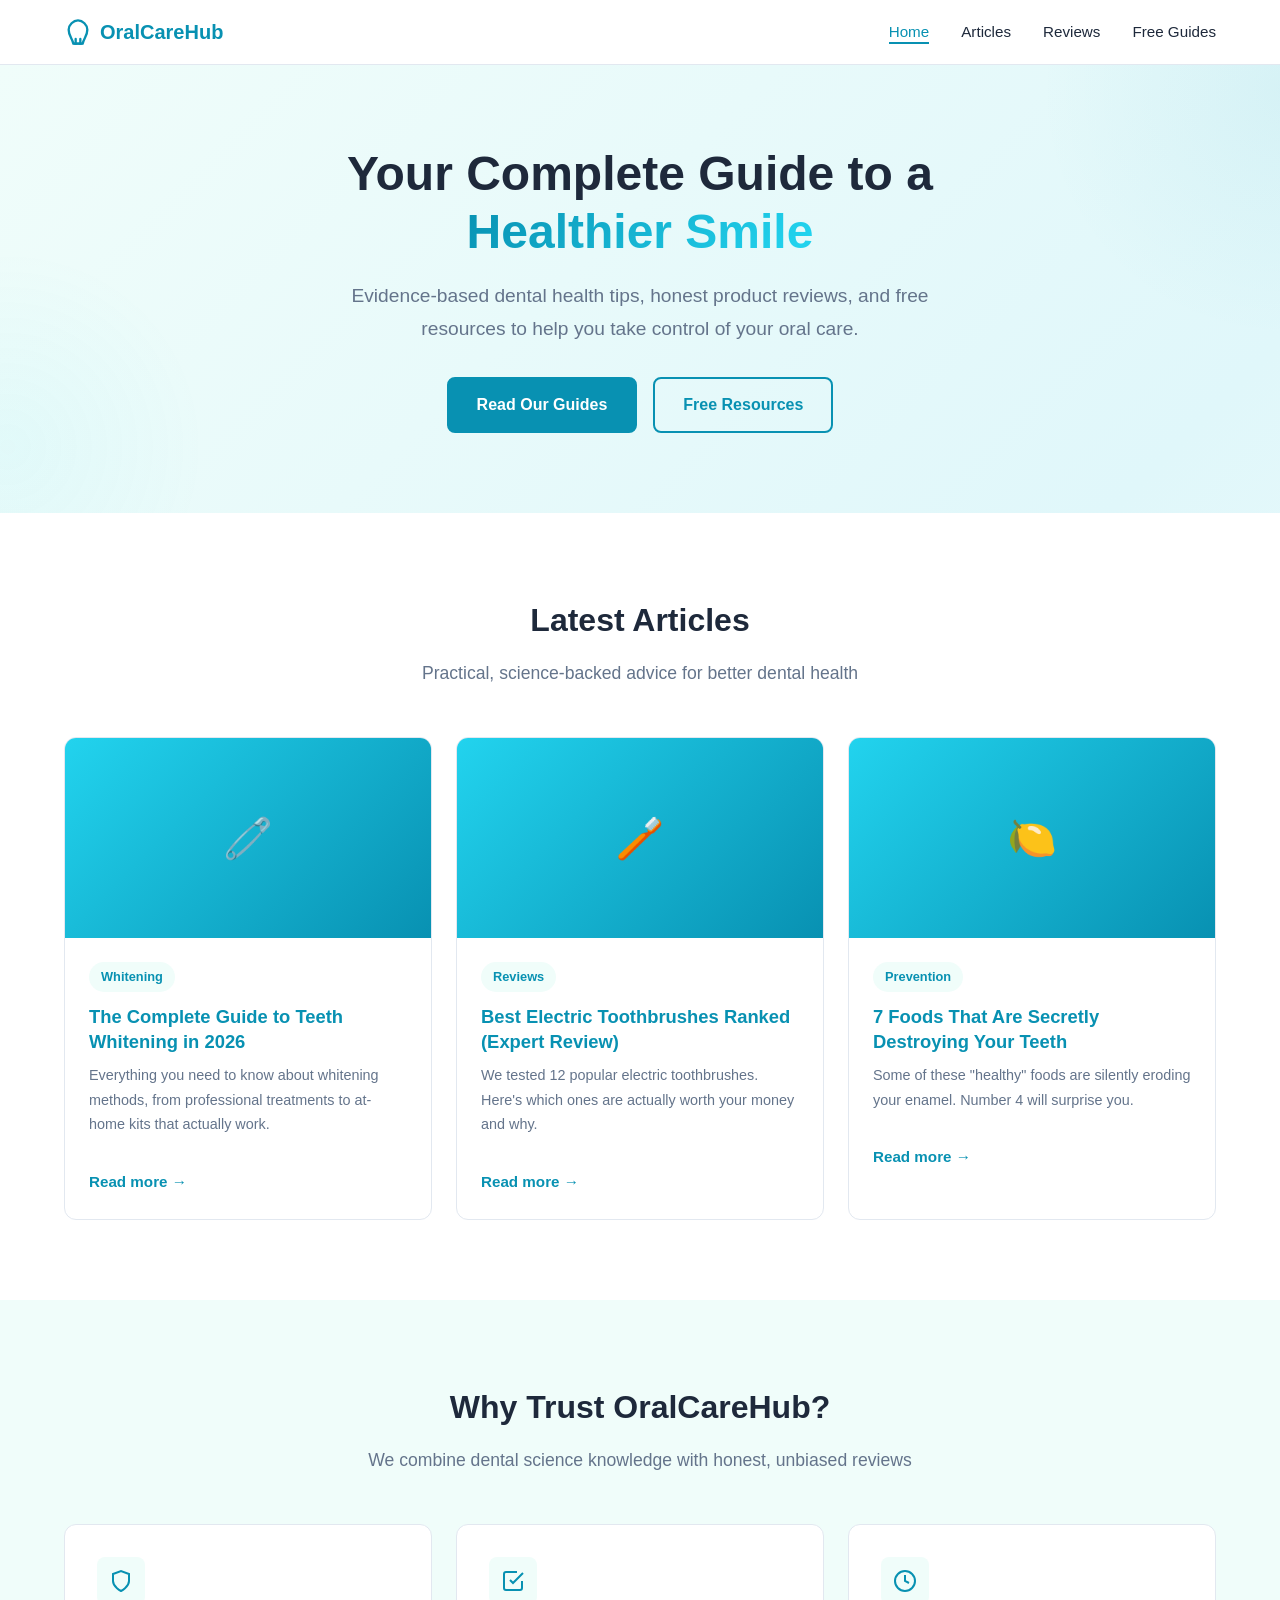
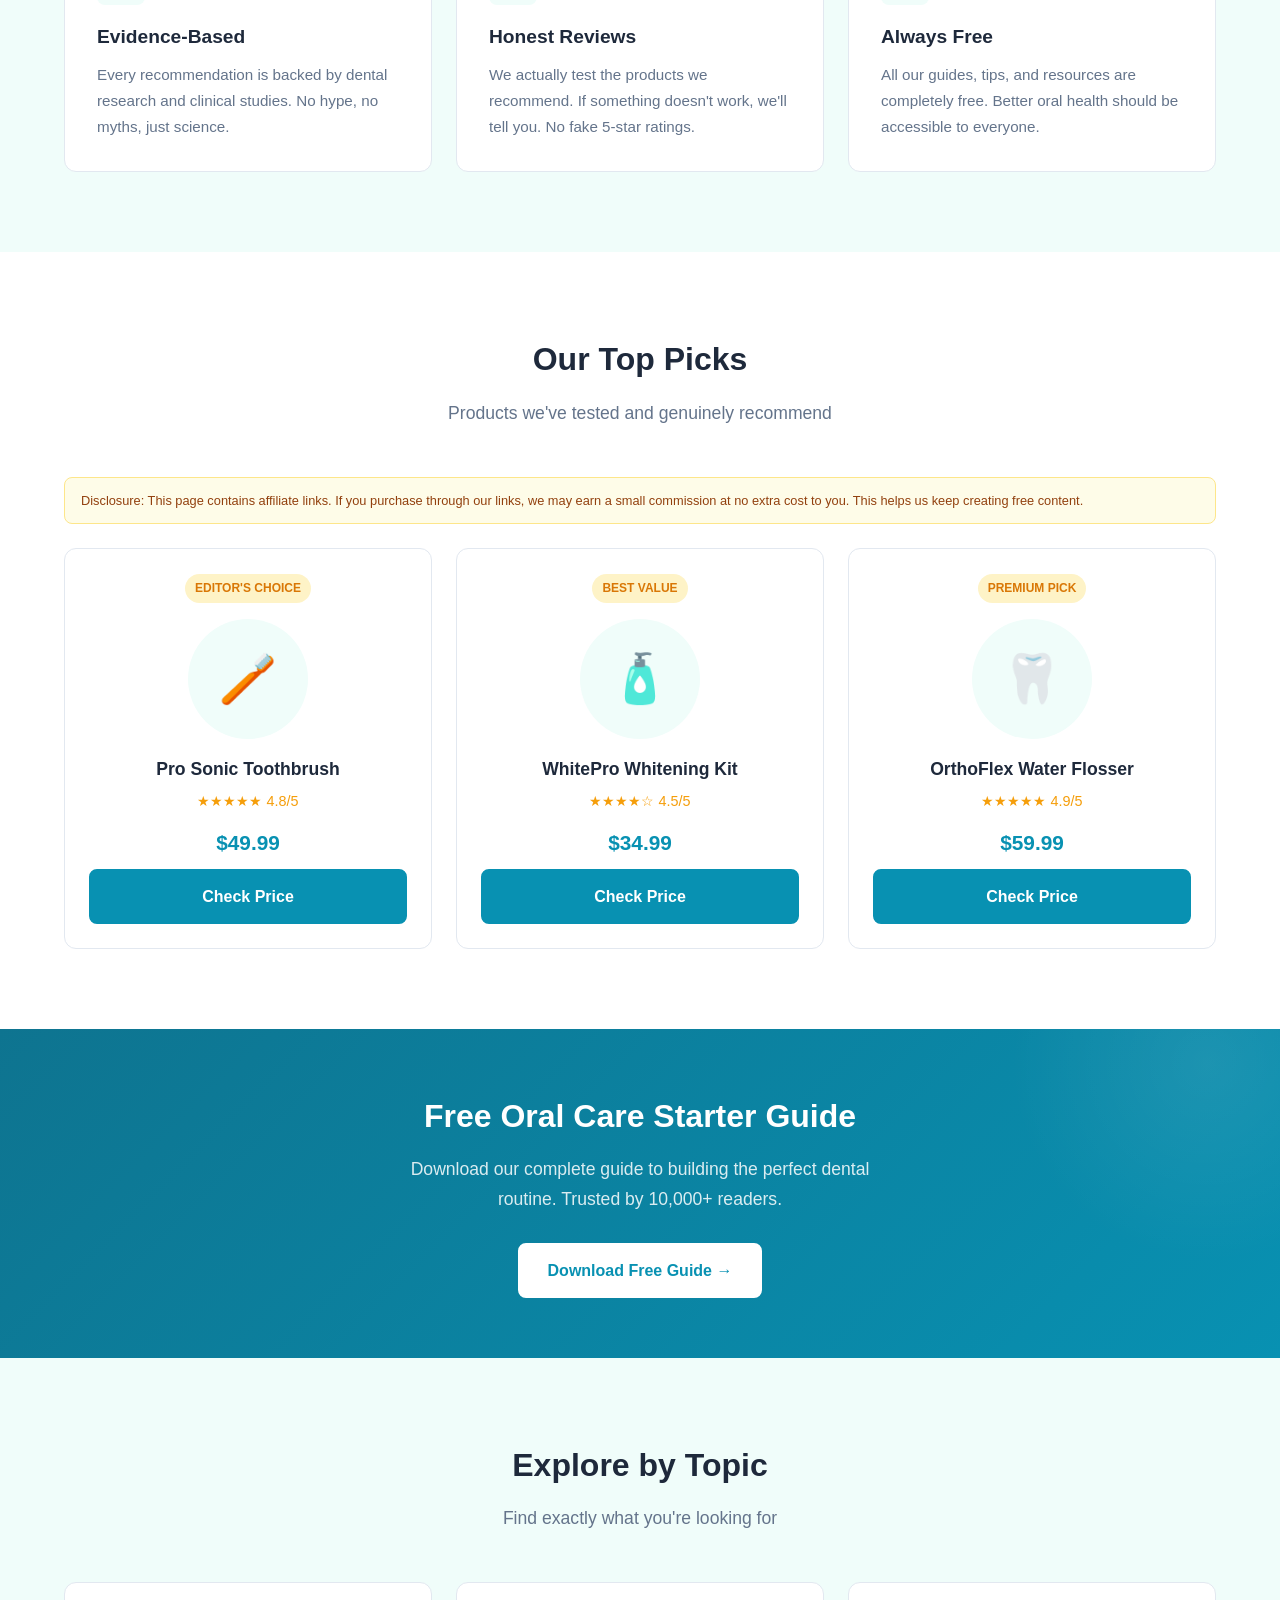
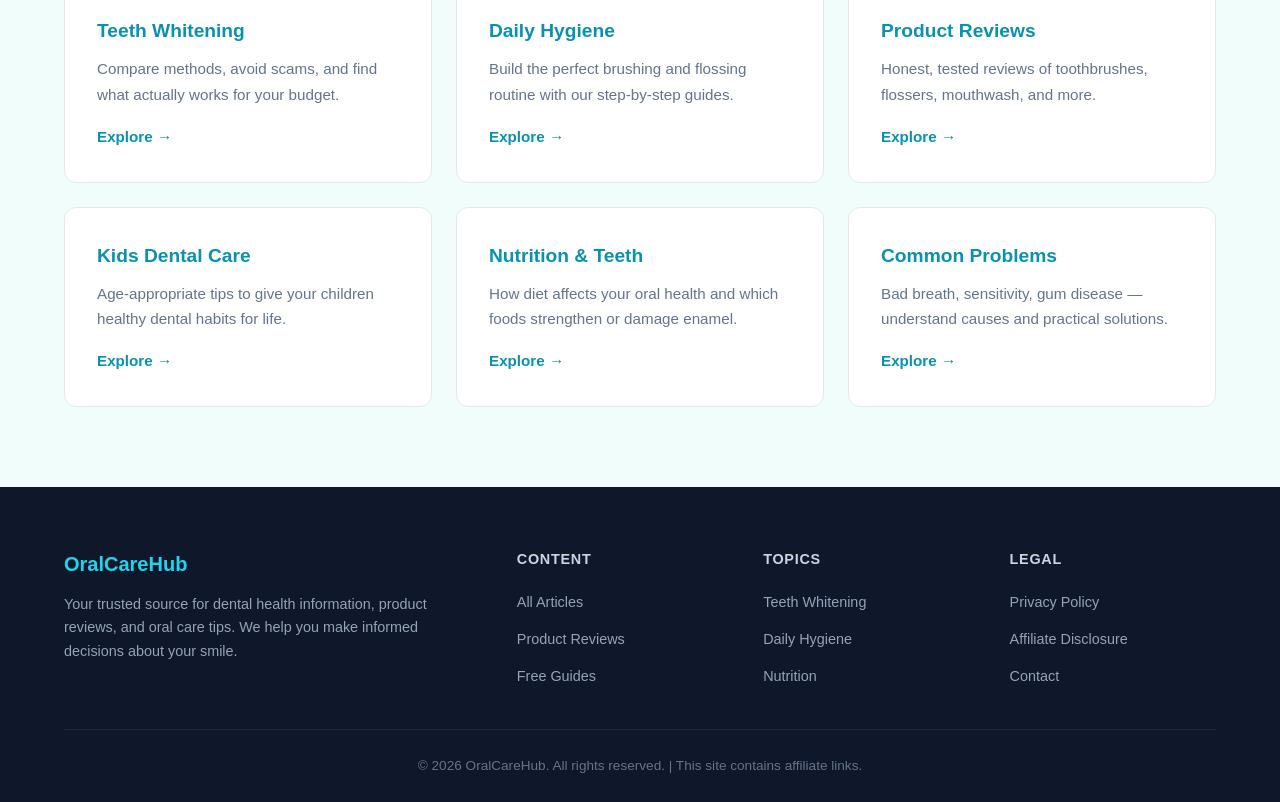
<file: index.html>
<!DOCTYPE html>
<html lang="en">
<head>
  <meta charset="UTF-8">
  <meta name="viewport" content="width=device-width, initial-scale=1.0">
  <meta name="description" content="OralCareHub - Your trusted guide to dental health, oral hygiene tips, product reviews, and expert recommendations for a healthier smile.">
  <meta name="keywords" content="oral care, dental health, teeth whitening, electric toothbrush, oral hygiene, dental tips">
  <meta name="robots" content="index, follow">
  <title>OralCareHub - Your Trusted Guide to Dental Health</title>
  <link rel="stylesheet" href="css/style.css">
  <noscript><style>.reveal,.reveal-left,.reveal-right,.reveal-scale{opacity:1;transform:none;}</style></noscript>
  <!-- Open Graph -->
  <meta property="og:title" content="OralCareHub - Your Trusted Guide to Dental Health">
  <meta property="og:description" content="Expert dental health tips, honest product reviews, and free oral care resources.">
  <meta property="og:type" content="website">
</head>
<body>

  <!-- HEADER -->
  <header class="header">
    <nav class="nav container">
      <a href="/" class="nav-logo">
        <svg viewBox="0 0 24 24" fill="none" stroke="currentColor" stroke-width="2" stroke-linecap="round" stroke-linejoin="round"><path d="M12 2C8 2 4 6 4 10c0 3 1 5 2 7 1.5 3 2 5 2 5h8s.5-2 2-5c1-2 2-4 2-7 0-4-4-8-8-8z"/><line x1="10" y1="18" x2="10" y2="22"/><line x1="14" y1="18" x2="14" y2="22"/><line x1="9" y1="22" x2="15" y2="22"/></svg>
        OralCareHub
      </a>
      <ul class="nav-links" id="navLinks">
        <li><a href="/" class="active">Home</a></li>
        <li><a href="blog/">Articles</a></li>
        <li><a href="reviews/">Reviews</a></li>
        <li><a href="resources/">Free Guides</a></li>
      </ul>
      <button class="nav-toggle" id="navToggle" aria-label="Toggle menu">
        <span></span><span></span><span></span>
      </button>
    </nav>
  </header>

  <!-- HERO -->
  <section class="hero">
    <div class="container">
      <h1>Your Complete Guide to a <span>Healthier Smile</span></h1>
      <p>Evidence-based dental health tips, honest product reviews, and free resources to help you take control of your oral care.</p>
      <div class="hero-cta">
        <a href="blog/" class="btn btn-primary">Read Our Guides</a>
        <a href="resources/" class="btn btn-outline">Free Resources</a>
      </div>
    </div>
  </section>

  <!-- FEATURED ARTICLES -->
  <section class="section">
    <div class="container">
      <h2 class="section-title reveal">Latest Articles</h2>
      <p class="section-subtitle reveal">Practical, science-backed advice for better dental health</p>
      <div class="grid grid-3 stagger">

        <a href="blog/teeth-whitening-guide.html" class="article-card reveal">
          <div class="article-card-img">&#x1F9F7;</div>
          <div class="article-card-body">
            <span class="article-card-tag">Whitening</span>
            <h3>The Complete Guide to Teeth Whitening in 2026</h3>
            <p>Everything you need to know about whitening methods, from professional treatments to at-home kits that actually work.</p>
            <span class="card-link">Read more &rarr;</span>
          </div>
        </a>

        <a href="blog/best-electric-toothbrush.html" class="article-card reveal">
          <div class="article-card-img">&#x1FAA5;</div>
          <div class="article-card-body">
            <span class="article-card-tag">Reviews</span>
            <h3>Best Electric Toothbrushes Ranked (Expert Review)</h3>
            <p>We tested 12 popular electric toothbrushes. Here's which ones are actually worth your money and why.</p>
            <span class="card-link">Read more &rarr;</span>
          </div>
        </a>

        <a href="blog/foods-that-damage-teeth.html" class="article-card reveal">
          <div class="article-card-img">&#x1F34B;</div>
          <div class="article-card-body">
            <span class="article-card-tag">Prevention</span>
            <h3>7 Foods That Are Secretly Destroying Your Teeth</h3>
            <p>Some of these "healthy" foods are silently eroding your enamel. Number 4 will surprise you.</p>
            <span class="card-link">Read more &rarr;</span>
          </div>
        </a>

      </div>
    </div>
  </section>

  <!-- WHY TRUST US -->
  <section class="section section-alt">
    <div class="container">
      <h2 class="section-title reveal">Why Trust OralCareHub?</h2>
      <p class="section-subtitle reveal">We combine dental science knowledge with honest, unbiased reviews</p>
      <div class="grid grid-3 stagger">

        <div class="card reveal">
          <div class="card-icon">
            <svg width="24" height="24" viewBox="0 0 24 24" fill="none" stroke="currentColor" stroke-width="2"><path d="M12 22s8-4 8-10V5l-8-3-8 3v7c0 6 8 10 8 10z"/></svg>
          </div>
          <h3>Evidence-Based</h3>
          <p>Every recommendation is backed by dental research and clinical studies. No hype, no myths, just science.</p>
        </div>

        <div class="card reveal">
          <div class="card-icon">
            <svg width="24" height="24" viewBox="0 0 24 24" fill="none" stroke="currentColor" stroke-width="2"><path d="M9 11l3 3L22 4"/><path d="M21 12v7a2 2 0 01-2 2H5a2 2 0 01-2-2V5a2 2 0 012-2h11"/></svg>
          </div>
          <h3>Honest Reviews</h3>
          <p>We actually test the products we recommend. If something doesn't work, we'll tell you. No fake 5-star ratings.</p>
        </div>

        <div class="card reveal">
          <div class="card-icon">
            <svg width="24" height="24" viewBox="0 0 24 24" fill="none" stroke="currentColor" stroke-width="2"><circle cx="12" cy="12" r="10"/><path d="M12 6v6l4 2"/></svg>
          </div>
          <h3>Always Free</h3>
          <p>All our guides, tips, and resources are completely free. Better oral health should be accessible to everyone.</p>
        </div>

      </div>
    </div>
  </section>

  <!-- TOP PICKS / PRODUCTS -->
  <section class="section">
    <div class="container">
      <h2 class="section-title reveal">Our Top Picks</h2>
      <p class="section-subtitle reveal">Products we've tested and genuinely recommend</p>
      <div class="affiliate-disclaimer">
        Disclosure: This page contains affiliate links. If you purchase through our links, we may earn a small commission at no extra cost to you. This helps us keep creating free content.
      </div>
      <div class="grid grid-3 stagger">

        <div class="product-card reveal">
          <span class="product-card-badge">Editor's Choice</span>
          <div class="product-card-img">&#x1FAA5;</div>
          <h3>Pro Sonic Toothbrush</h3>
          <div class="rating">&#9733;&#9733;&#9733;&#9733;&#9733; 4.8/5</div>
          <p class="price">$49.99</p>
          <a href="#" class="btn btn-primary" data-affiliate="toothbrush-1">Check Price</a>
        </div>

        <div class="product-card reveal">
          <span class="product-card-badge">Best Value</span>
          <div class="product-card-img">&#x1F9F4;</div>
          <h3>WhitePro Whitening Kit</h3>
          <div class="rating">&#9733;&#9733;&#9733;&#9733;&#9734; 4.5/5</div>
          <p class="price">$34.99</p>
          <a href="#" class="btn btn-primary" data-affiliate="whitening-1">Check Price</a>
        </div>

        <div class="product-card reveal">
          <span class="product-card-badge">Premium Pick</span>
          <div class="product-card-img">&#x1F9B7;</div>
          <h3>OrthoFlex Water Flosser</h3>
          <div class="rating">&#9733;&#9733;&#9733;&#9733;&#9733; 4.9/5</div>
          <p class="price">$59.99</p>
          <a href="#" class="btn btn-primary" data-affiliate="flosser-1">Check Price</a>
        </div>

      </div>
    </div>
  </section>

  <!-- FREE RESOURCES CTA -->
  <section class="cta-banner">
    <div class="container">
      <h2 class="reveal">Free Oral Care Starter Guide</h2>
      <p class="reveal">Download our complete guide to building the perfect dental routine. Trusted by 10,000+ readers.</p>
      <a href="resources/" class="btn reveal-scale">Download Free Guide &rarr;</a>
    </div>
  </section>

  <!-- CATEGORIES -->
  <section class="section section-alt">
    <div class="container">
      <h2 class="section-title reveal">Explore by Topic</h2>
      <p class="section-subtitle reveal">Find exactly what you're looking for</p>
      <div class="grid grid-3 stagger">

        <a href="blog/?cat=whitening" class="card reveal">
          <h3>Teeth Whitening</h3>
          <p>Compare methods, avoid scams, and find what actually works for your budget.</p>
          <span class="card-link">Explore &rarr;</span>
        </a>

        <a href="blog/?cat=hygiene" class="card reveal">
          <h3>Daily Hygiene</h3>
          <p>Build the perfect brushing and flossing routine with our step-by-step guides.</p>
          <span class="card-link">Explore &rarr;</span>
        </a>

        <a href="blog/?cat=products" class="card reveal">
          <h3>Product Reviews</h3>
          <p>Honest, tested reviews of toothbrushes, flossers, mouthwash, and more.</p>
          <span class="card-link">Explore &rarr;</span>
        </a>

        <a href="blog/?cat=kids" class="card reveal">
          <h3>Kids Dental Care</h3>
          <p>Age-appropriate tips to give your children healthy dental habits for life.</p>
          <span class="card-link">Explore &rarr;</span>
        </a>

        <a href="blog/?cat=nutrition" class="card reveal">
          <h3>Nutrition & Teeth</h3>
          <p>How diet affects your oral health and which foods strengthen or damage enamel.</p>
          <span class="card-link">Explore &rarr;</span>
        </a>

        <a href="blog/?cat=problems" class="card reveal">
          <h3>Common Problems</h3>
          <p>Bad breath, sensitivity, gum disease — understand causes and practical solutions.</p>
          <span class="card-link">Explore &rarr;</span>
        </a>

      </div>
    </div>
  </section>

  <!-- FOOTER -->
  <footer class="footer">
    <div class="container">
      <div class="footer-grid">
        <div>
          <div class="footer-brand">OralCareHub</div>
          <p class="footer-desc">Your trusted source for dental health information, product reviews, and oral care tips. We help you make informed decisions about your smile.</p>
        </div>
        <div>
          <h4>Content</h4>
          <ul>
            <li><a href="blog/">All Articles</a></li>
            <li><a href="reviews/">Product Reviews</a></li>
            <li><a href="resources/">Free Guides</a></li>
          </ul>
        </div>
        <div>
          <h4>Topics</h4>
          <ul>
            <li><a href="blog/?cat=whitening">Teeth Whitening</a></li>
            <li><a href="blog/?cat=hygiene">Daily Hygiene</a></li>
            <li><a href="blog/?cat=nutrition">Nutrition</a></li>
          </ul>
        </div>
        <div>
          <h4>Legal</h4>
          <ul>
            <li><a href="#">Privacy Policy</a></li>
            <li><a href="#">Affiliate Disclosure</a></li>
            <li><a href="#">Contact</a></li>
          </ul>
        </div>
      </div>
      <div class="footer-bottom">
        <p>&copy; 2026 OralCareHub. All rights reserved. | This site contains affiliate links.</p>
      </div>
    </div>
  </footer>

  <script src="js/main.js"></script>
</body>
</html>
</file>
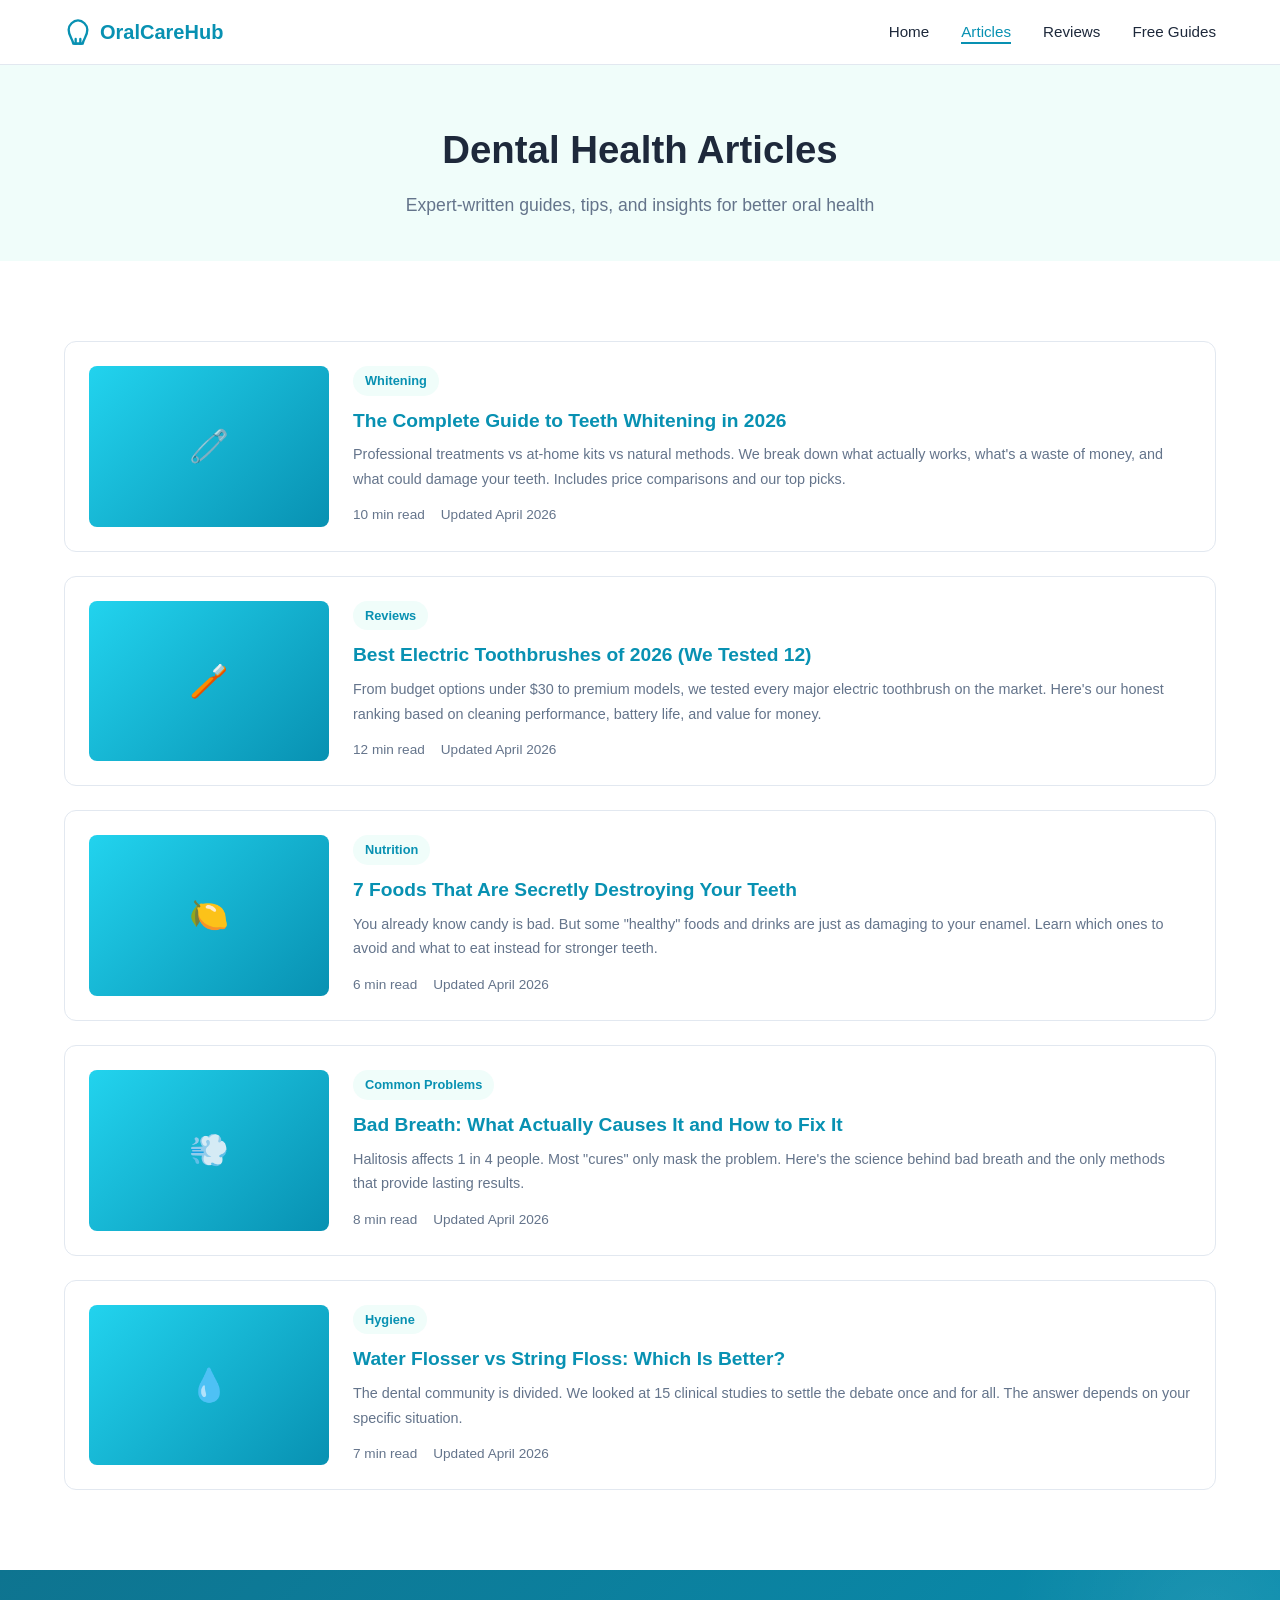
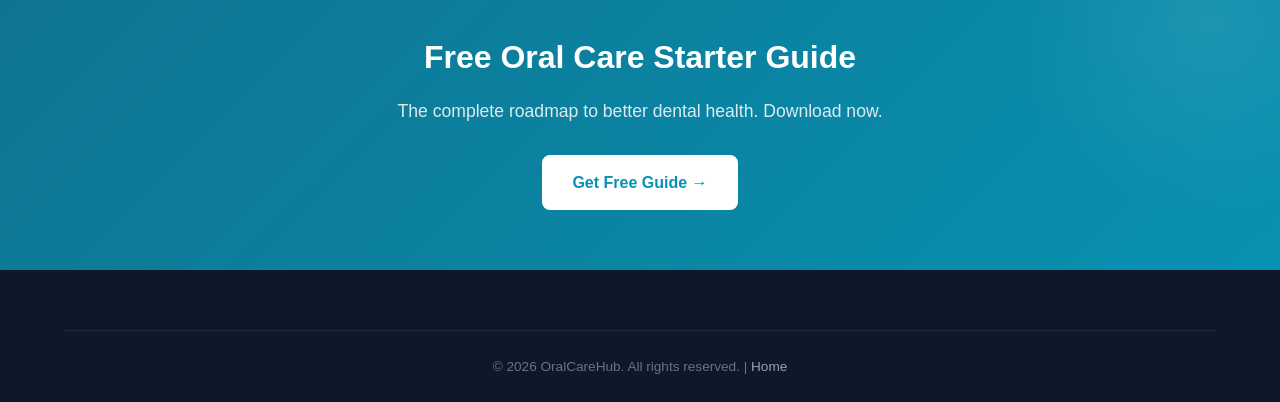
<file: blog/index.html>
<!DOCTYPE html>
<html lang="en">
<head>
  <meta charset="UTF-8">
  <meta name="viewport" content="width=device-width, initial-scale=1.0">
  <meta name="description" content="OralCareHub Blog - Expert articles on dental health, teeth whitening, oral hygiene tips, and product reviews.">
  <title>Dental Health Articles - OralCareHub Blog</title>
  <link rel="stylesheet" href="../css/style.css">
</head>
<body>
  <header class="header">
    <nav class="nav container">
      <a href="../" class="nav-logo">
        <svg viewBox="0 0 24 24" fill="none" stroke="currentColor" stroke-width="2" stroke-linecap="round" stroke-linejoin="round"><path d="M12 2C8 2 4 6 4 10c0 3 1 5 2 7 1.5 3 2 5 2 5h8s.5-2 2-5c1-2 2-4 2-7 0-4-4-8-8-8z"/><line x1="10" y1="18" x2="10" y2="22"/><line x1="14" y1="18" x2="14" y2="22"/><line x1="9" y1="22" x2="15" y2="22"/></svg>
        OralCareHub
      </a>
      <ul class="nav-links" id="navLinks">
        <li><a href="../">Home</a></li>
        <li><a href="./" class="active">Articles</a></li>
        <li><a href="../reviews/">Reviews</a></li>
        <li><a href="../resources/">Free Guides</a></li>
      </ul>
      <button class="nav-toggle" id="navToggle" aria-label="Toggle menu">
        <span></span><span></span><span></span>
      </button>
    </nav>
  </header>

  <section class="article-header">
    <div class="container">
      <h1>Dental Health Articles</h1>
      <p class="section-subtitle" style="margin-bottom:0">Expert-written guides, tips, and insights for better oral health</p>
    </div>
  </section>

  <section class="section">
    <div class="container">
      <div class="blog-list">

        <a href="teeth-whitening-guide.html" class="blog-list-item">
          <div class="blog-list-item-img">&#x1F9F7;</div>
          <div class="blog-list-item-body">
            <span class="article-card-tag">Whitening</span>
            <h3>The Complete Guide to Teeth Whitening in 2026</h3>
            <p>Professional treatments vs at-home kits vs natural methods. We break down what actually works, what's a waste of money, and what could damage your teeth. Includes price comparisons and our top picks.</p>
            <div class="blog-meta">
              <span>10 min read</span>
              <span>Updated April 2026</span>
            </div>
          </div>
        </a>

        <a href="best-electric-toothbrush.html" class="blog-list-item">
          <div class="blog-list-item-img">&#x1FAA5;</div>
          <div class="blog-list-item-body">
            <span class="article-card-tag">Reviews</span>
            <h3>Best Electric Toothbrushes of 2026 (We Tested 12)</h3>
            <p>From budget options under $30 to premium models, we tested every major electric toothbrush on the market. Here's our honest ranking based on cleaning performance, battery life, and value for money.</p>
            <div class="blog-meta">
              <span>12 min read</span>
              <span>Updated April 2026</span>
            </div>
          </div>
        </a>

        <a href="foods-that-damage-teeth.html" class="blog-list-item">
          <div class="blog-list-item-img">&#x1F34B;</div>
          <div class="blog-list-item-body">
            <span class="article-card-tag">Nutrition</span>
            <h3>7 Foods That Are Secretly Destroying Your Teeth</h3>
            <p>You already know candy is bad. But some "healthy" foods and drinks are just as damaging to your enamel. Learn which ones to avoid and what to eat instead for stronger teeth.</p>
            <div class="blog-meta">
              <span>6 min read</span>
              <span>Updated April 2026</span>
            </div>
          </div>
        </a>

        <a href="bad-breath-causes-fixes.html" class="blog-list-item">
          <div class="blog-list-item-img">&#x1F4A8;</div>
          <div class="blog-list-item-body">
            <span class="article-card-tag">Common Problems</span>
            <h3>Bad Breath: What Actually Causes It and How to Fix It</h3>
            <p>Halitosis affects 1 in 4 people. Most "cures" only mask the problem. Here's the science behind bad breath and the only methods that provide lasting results.</p>
            <div class="blog-meta">
              <span>8 min read</span>
              <span>Updated April 2026</span>
            </div>
          </div>
        </a>

        <a href="water-flosser-vs-string-floss.html" class="blog-list-item">
          <div class="blog-list-item-img">&#x1F4A7;</div>
          <div class="blog-list-item-body">
            <span class="article-card-tag">Hygiene</span>
            <h3>Water Flosser vs String Floss: Which Is Better?</h3>
            <p>The dental community is divided. We looked at 15 clinical studies to settle the debate once and for all. The answer depends on your specific situation.</p>
            <div class="blog-meta">
              <span>7 min read</span>
              <span>Updated April 2026</span>
            </div>
          </div>
        </a>

      </div>
    </div>
  </section>

  <section class="cta-banner">
    <div class="container">
      <h2>Free Oral Care Starter Guide</h2>
      <p>The complete roadmap to better dental health. Download now.</p>
      <a href="../resources/" class="btn">Get Free Guide &rarr;</a>
    </div>
  </section>

  <footer class="footer">
    <div class="container">
      <div class="footer-bottom">
        <p>&copy; 2026 OralCareHub. All rights reserved. | <a href="../" style="color:#94a3b8">Home</a></p>
      </div>
    </div>
  </footer>
  <script src="../js/main.js"></script>
</body>
</html>
</file>
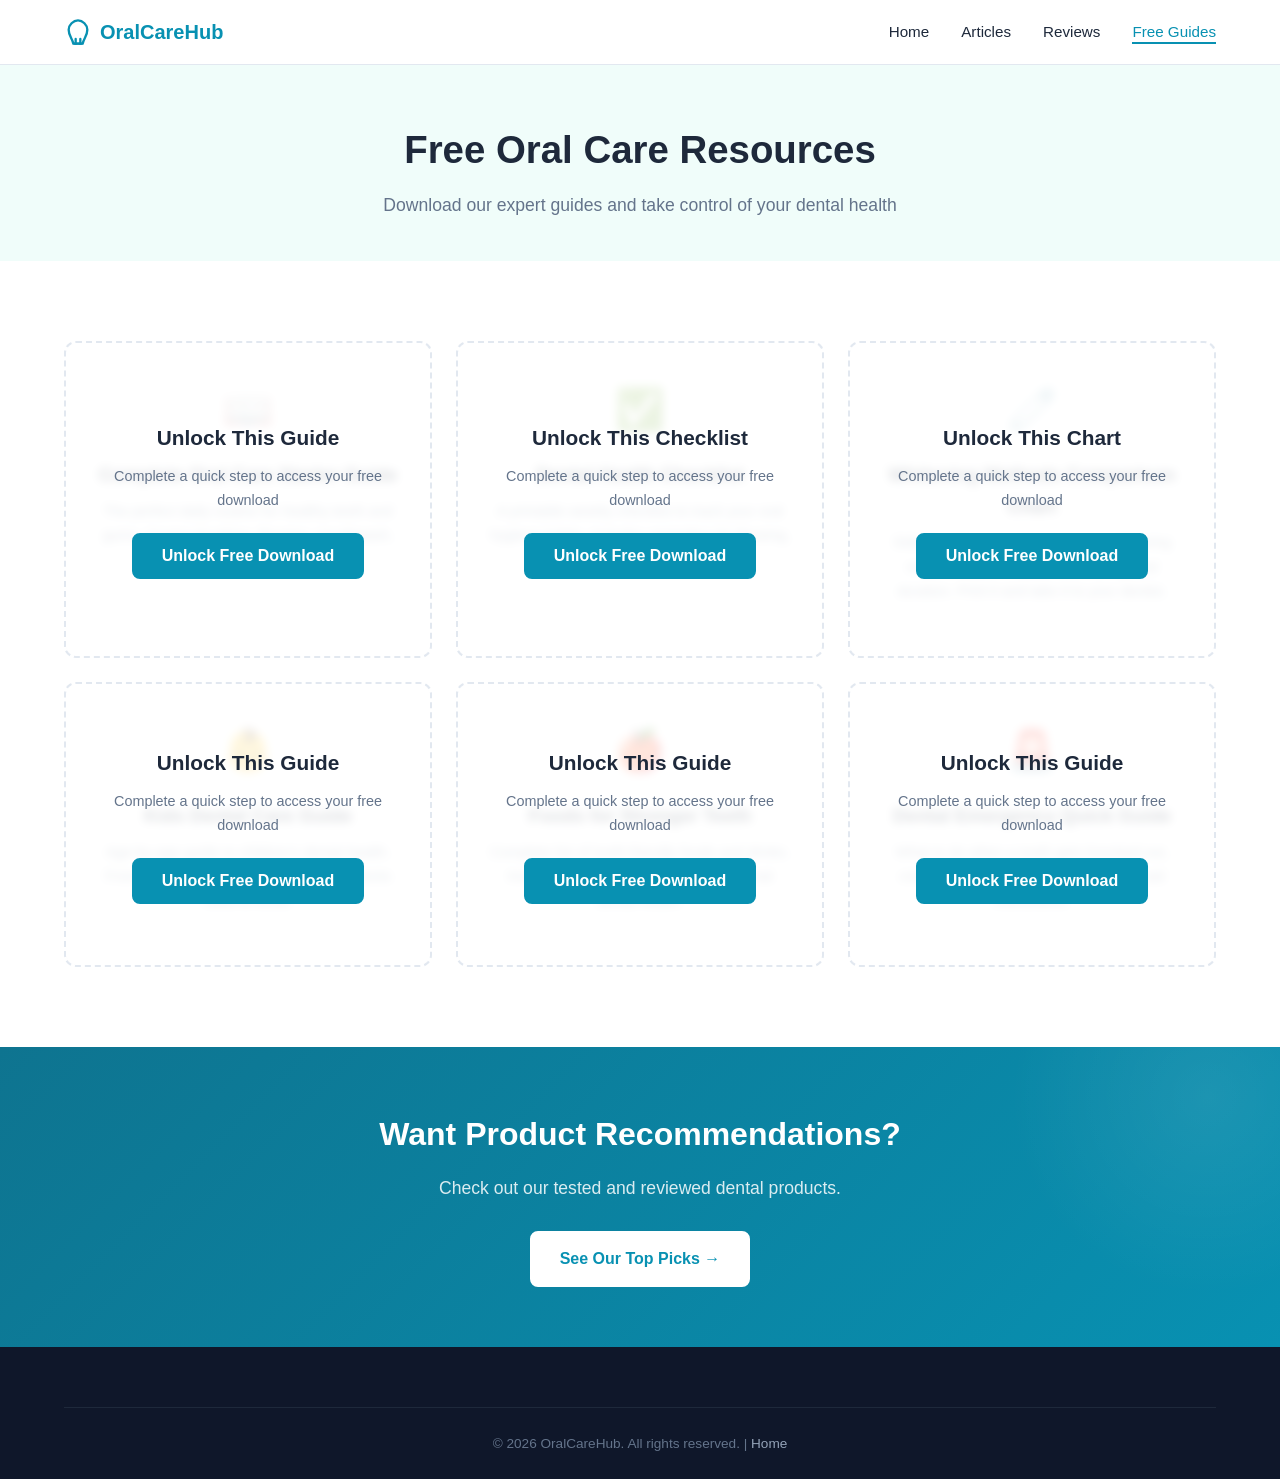
<file: resources/index.html>
<!DOCTYPE html>
<html lang="en">
<head>
  <meta charset="UTF-8">
  <meta name="viewport" content="width=device-width, initial-scale=1.0">
  <meta name="description" content="Free dental health guides and oral care resources from OralCareHub. Download checklists, routines, and expert tips.">
  <title>Free Dental Health Resources - OralCareHub</title>
  <link rel="stylesheet" href="../css/style.css">
</head>
<body>
  <header class="header">
    <nav class="nav container">
      <a href="../" class="nav-logo">
        <svg viewBox="0 0 24 24" fill="none" stroke="currentColor" stroke-width="2" stroke-linecap="round" stroke-linejoin="round"><path d="M12 2C8 2 4 6 4 10c0 3 1 5 2 7 1.5 3 2 5 2 5h8s.5-2 2-5c1-2 2-4 2-7 0-4-4-8-8-8z"/><line x1="10" y1="18" x2="10" y2="22"/><line x1="14" y1="18" x2="14" y2="22"/><line x1="9" y1="22" x2="15" y2="22"/></svg>
        OralCareHub
      </a>
      <ul class="nav-links" id="navLinks">
        <li><a href="../">Home</a></li>
        <li><a href="../blog/">Articles</a></li>
        <li><a href="../reviews/">Reviews</a></li>
        <li><a href="./" class="active">Free Guides</a></li>
      </ul>
      <button class="nav-toggle" id="navToggle" aria-label="Toggle menu">
        <span></span><span></span><span></span>
      </button>
    </nav>
  </header>

  <section class="article-header">
    <div class="container">
      <h1>Free Oral Care Resources</h1>
      <p class="section-subtitle" style="margin-bottom:0">Download our expert guides and take control of your dental health</p>
    </div>
  </section>

  <section class="section">
    <div class="container">
      <div class="grid grid-3">

        <!-- RESOURCE 1 - Content Locked -->
        <div class="resource-card content-locker" data-locker-id="guide-1">
          <div class="locked-content">
            <div class="resource-card-icon">&#x1F4D6;</div>
            <h3>Complete Oral Care Starter Guide</h3>
            <p>The perfect daily routine for healthy teeth and gums. Covers brushing, flossing, mouthwash, and diet tips.</p>
          </div>
          <div class="locker-overlay">
            <h3>Unlock This Guide</h3>
            <p>Complete a quick step to access your free download</p>
            <!-- Replace data-locker-url with your MyLead CPA Locker URL -->
            <button class="btn btn-primary unlock-btn" data-locker="guide-1" data-locker-url="#">Unlock Free Download</button>
          </div>
        </div>

        <!-- RESOURCE 2 - Content Locked -->
        <div class="resource-card content-locker" data-locker-id="guide-2">
          <div class="locked-content">
            <div class="resource-card-icon">&#x2705;</div>
            <h3>Dental Health Checklist</h3>
            <p>A printable weekly checklist to track your oral hygiene habits. Includes reminders for flossing, brushing time, and dental visits.</p>
          </div>
          <div class="locker-overlay">
            <h3>Unlock This Checklist</h3>
            <p>Complete a quick step to access your free download</p>
            <button class="btn btn-primary unlock-btn" data-locker="guide-2" data-locker-url="#">Unlock Free Download</button>
          </div>
        </div>

        <!-- RESOURCE 3 - Content Locked -->
        <div class="resource-card content-locker" data-locker-id="guide-3">
          <div class="locked-content">
            <div class="resource-card-icon">&#x1F9F7;</div>
            <h3>Whitening Methods Comparison Chart</h3>
            <p>Side-by-side comparison of every whitening method: cost, effectiveness, safety, and duration. Print it and take it to your dentist.</p>
          </div>
          <div class="locker-overlay">
            <h3>Unlock This Chart</h3>
            <p>Complete a quick step to access your free download</p>
            <button class="btn btn-primary unlock-btn" data-locker="guide-3" data-locker-url="#">Unlock Free Download</button>
          </div>
        </div>

        <!-- RESOURCE 4 - Content Locked -->
        <div class="resource-card content-locker" data-locker-id="guide-4">
          <div class="locked-content">
            <div class="resource-card-icon">&#x1F476;</div>
            <h3>Kids Dental Care Guide</h3>
            <p>Age-by-age guide to children's dental health. From first tooth to braces, everything parents need to know.</p>
          </div>
          <div class="locker-overlay">
            <h3>Unlock This Guide</h3>
            <p>Complete a quick step to access your free download</p>
            <button class="btn btn-primary unlock-btn" data-locker="guide-4" data-locker-url="#">Unlock Free Download</button>
          </div>
        </div>

        <!-- RESOURCE 5 - Content Locked -->
        <div class="resource-card content-locker" data-locker-id="guide-5">
          <div class="locked-content">
            <div class="resource-card-icon">&#x1F34E;</div>
            <h3>Foods for Stronger Teeth</h3>
            <p>Complete list of tooth-friendly foods and drinks. Includes a meal plan designed for optimal dental health.</p>
          </div>
          <div class="locker-overlay">
            <h3>Unlock This Guide</h3>
            <p>Complete a quick step to access your free download</p>
            <button class="btn btn-primary unlock-btn" data-locker="guide-5" data-locker-url="#">Unlock Free Download</button>
          </div>
        </div>

        <!-- RESOURCE 6 - Content Locked -->
        <div class="resource-card content-locker" data-locker-id="guide-6">
          <div class="locked-content">
            <div class="resource-card-icon">&#x1F6A8;</div>
            <h3>Dental Emergency Quick Guide</h3>
            <p>What to do when a tooth gets knocked out, cracked, or infected. Step-by-step first aid instructions.</p>
          </div>
          <div class="locker-overlay">
            <h3>Unlock This Guide</h3>
            <p>Complete a quick step to access your free download</p>
            <button class="btn btn-primary unlock-btn" data-locker="guide-6" data-locker-url="#">Unlock Free Download</button>
          </div>
        </div>

      </div>
    </div>
  </section>

  <section class="cta-banner">
    <div class="container">
      <h2>Want Product Recommendations?</h2>
      <p>Check out our tested and reviewed dental products.</p>
      <a href="../reviews/" class="btn">See Our Top Picks &rarr;</a>
    </div>
  </section>

  <footer class="footer">
    <div class="container">
      <div class="footer-bottom">
        <p>&copy; 2026 OralCareHub. All rights reserved. | <a href="../" style="color:#94a3b8">Home</a></p>
      </div>
    </div>
  </footer>
  <script src="../js/main.js"></script>
</body>
</html>
</file>
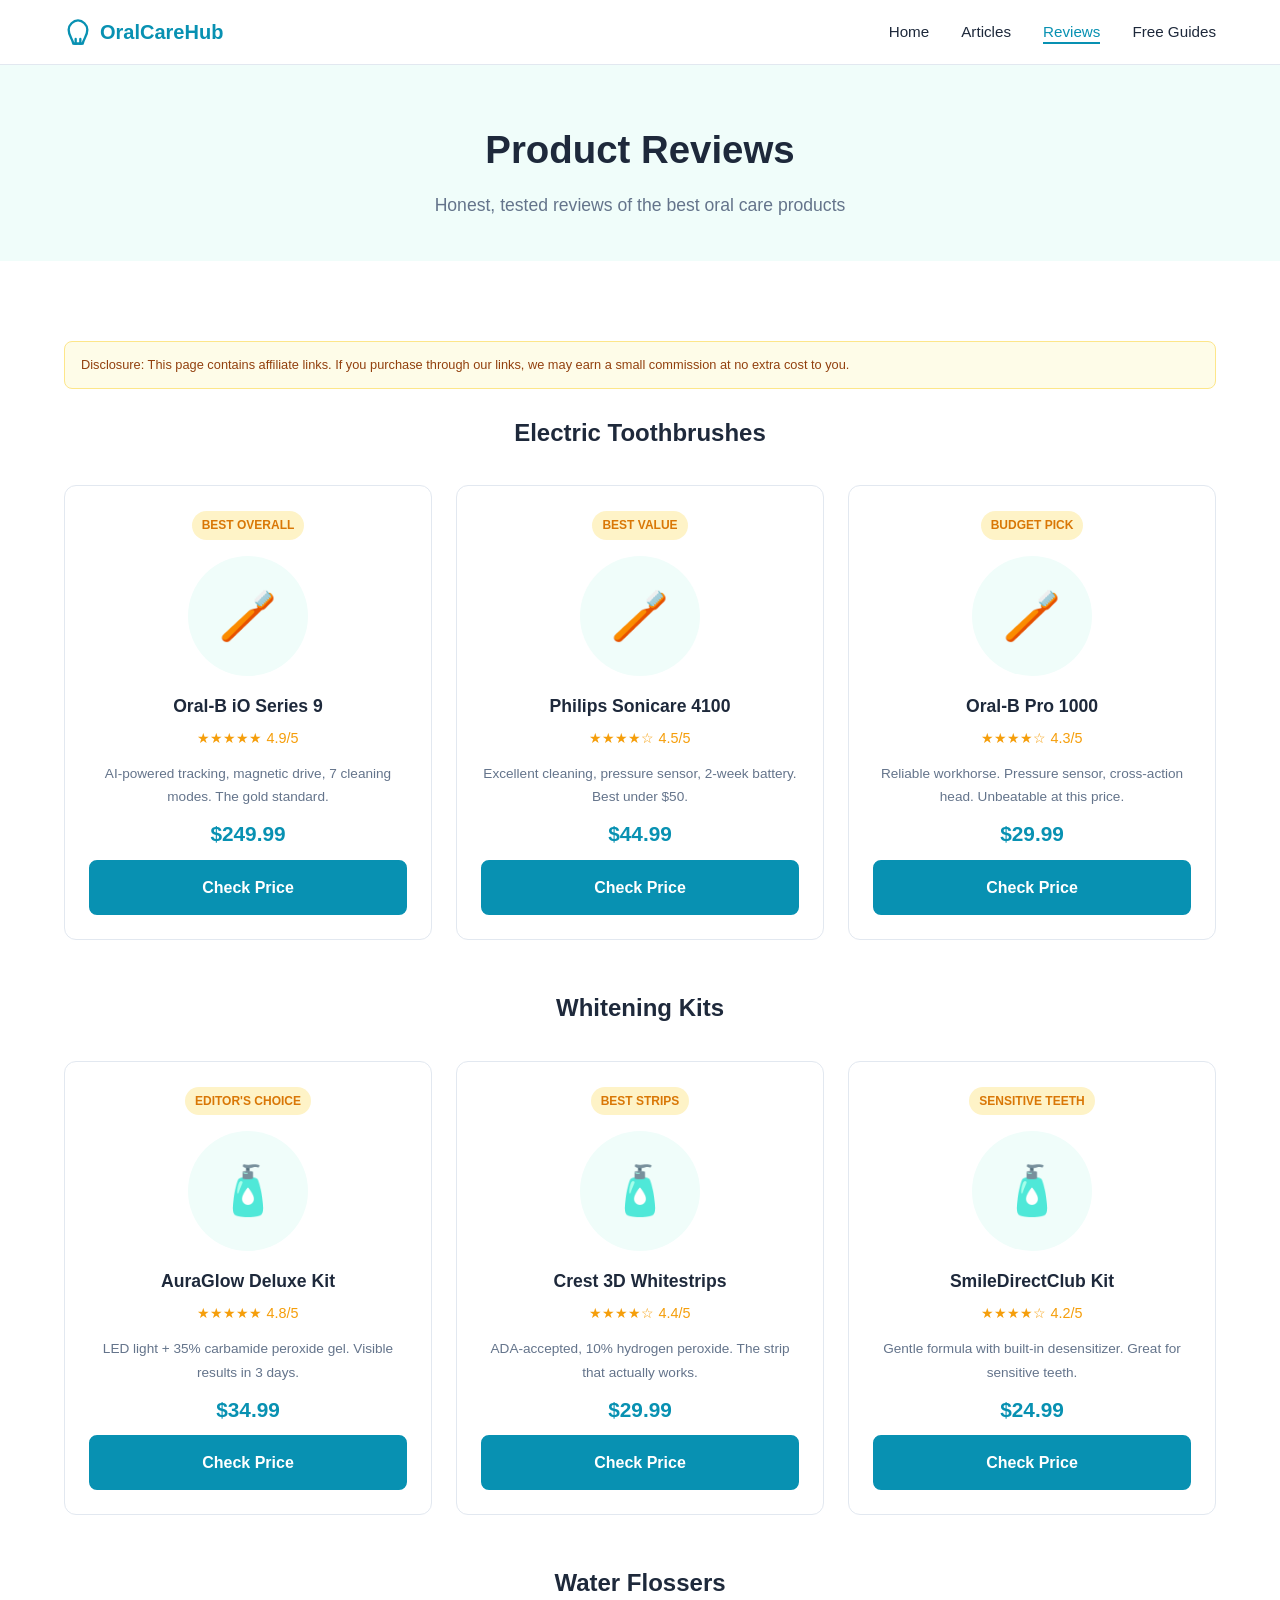
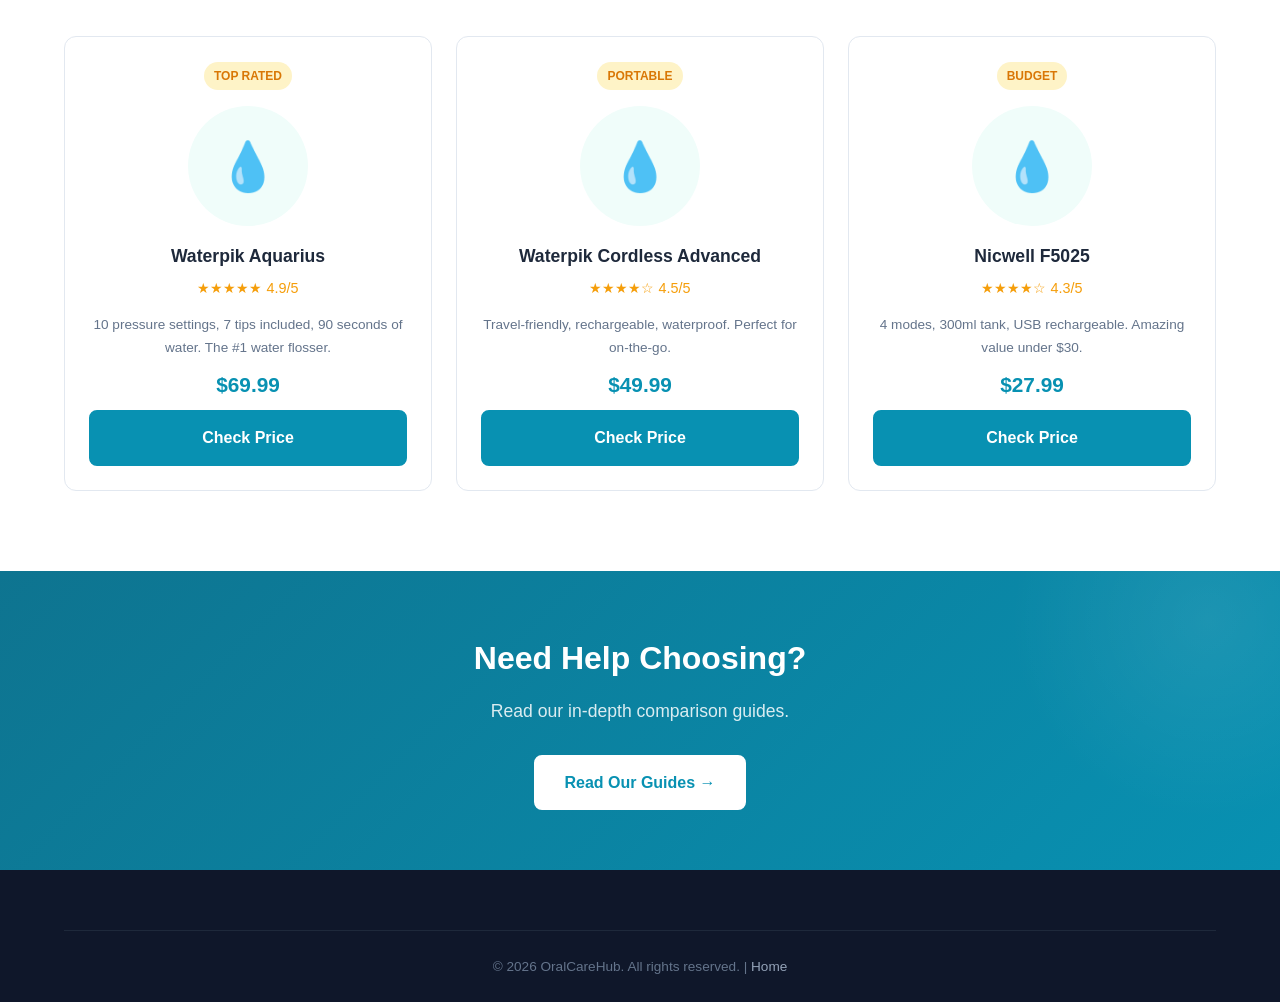
<file: reviews/index.html>
<!DOCTYPE html>
<html lang="en">
<head>
  <meta charset="UTF-8">
  <meta name="viewport" content="width=device-width, initial-scale=1.0">
  <meta name="description" content="Honest product reviews of electric toothbrushes, whitening kits, water flossers and oral care products. Tested by OralCareHub.">
  <title>Product Reviews - OralCareHub</title>
  <link rel="stylesheet" href="../css/style.css">
</head>
<body>
  <header class="header">
    <nav class="nav container">
      <a href="../" class="nav-logo">
        <svg viewBox="0 0 24 24" fill="none" stroke="currentColor" stroke-width="2" stroke-linecap="round" stroke-linejoin="round"><path d="M12 2C8 2 4 6 4 10c0 3 1 5 2 7 1.5 3 2 5 2 5h8s.5-2 2-5c1-2 2-4 2-7 0-4-4-8-8-8z"/><line x1="10" y1="18" x2="10" y2="22"/><line x1="14" y1="18" x2="14" y2="22"/><line x1="9" y1="22" x2="15" y2="22"/></svg>
        OralCareHub
      </a>
      <ul class="nav-links" id="navLinks">
        <li><a href="../">Home</a></li>
        <li><a href="../blog/">Articles</a></li>
        <li><a href="./" class="active">Reviews</a></li>
        <li><a href="../resources/">Free Guides</a></li>
      </ul>
      <button class="nav-toggle" id="navToggle" aria-label="Toggle menu">
        <span></span><span></span><span></span>
      </button>
    </nav>
  </header>

  <section class="article-header">
    <div class="container">
      <h1>Product Reviews</h1>
      <p class="section-subtitle" style="margin-bottom:0">Honest, tested reviews of the best oral care products</p>
    </div>
  </section>

  <section class="section">
    <div class="container">
      <div class="affiliate-disclaimer">
        Disclosure: This page contains affiliate links. If you purchase through our links, we may earn a small commission at no extra cost to you.
      </div>

      <h2 class="section-title" style="font-size:1.5rem;margin-bottom:32px">Electric Toothbrushes</h2>
      <div class="grid grid-3">
        <div class="product-card">
          <span class="product-card-badge">Best Overall</span>
          <div class="product-card-img">&#x1FAA5;</div>
          <h3>Oral-B iO Series 9</h3>
          <div class="rating">&#9733;&#9733;&#9733;&#9733;&#9733; 4.9/5</div>
          <p style="font-size:0.85rem;color:var(--text-light)">AI-powered tracking, magnetic drive, 7 cleaning modes. The gold standard.</p>
          <p class="price">$249.99</p>
          <a href="#" class="btn btn-primary" data-affiliate="oralb-io9">Check Price</a>
        </div>
        <div class="product-card">
          <span class="product-card-badge">Best Value</span>
          <div class="product-card-img">&#x1FAA5;</div>
          <h3>Philips Sonicare 4100</h3>
          <div class="rating">&#9733;&#9733;&#9733;&#9733;&#9734; 4.5/5</div>
          <p style="font-size:0.85rem;color:var(--text-light)">Excellent cleaning, pressure sensor, 2-week battery. Best under $50.</p>
          <p class="price">$44.99</p>
          <a href="#" class="btn btn-primary" data-affiliate="sonicare-4100">Check Price</a>
        </div>
        <div class="product-card">
          <span class="product-card-badge">Budget Pick</span>
          <div class="product-card-img">&#x1FAA5;</div>
          <h3>Oral-B Pro 1000</h3>
          <div class="rating">&#9733;&#9733;&#9733;&#9733;&#9734; 4.3/5</div>
          <p style="font-size:0.85rem;color:var(--text-light)">Reliable workhorse. Pressure sensor, cross-action head. Unbeatable at this price.</p>
          <p class="price">$29.99</p>
          <a href="#" class="btn btn-primary" data-affiliate="oralb-pro1000">Check Price</a>
        </div>
      </div>

      <h2 class="section-title" style="font-size:1.5rem;margin:48px 0 32px">Whitening Kits</h2>
      <div class="grid grid-3">
        <div class="product-card">
          <span class="product-card-badge">Editor's Choice</span>
          <div class="product-card-img">&#x1F9F4;</div>
          <h3>AuraGlow Deluxe Kit</h3>
          <div class="rating">&#9733;&#9733;&#9733;&#9733;&#9733; 4.8/5</div>
          <p style="font-size:0.85rem;color:var(--text-light)">LED light + 35% carbamide peroxide gel. Visible results in 3 days.</p>
          <p class="price">$34.99</p>
          <a href="#" class="btn btn-primary" data-affiliate="auraglow">Check Price</a>
        </div>
        <div class="product-card">
          <span class="product-card-badge">Best Strips</span>
          <div class="product-card-img">&#x1F9F4;</div>
          <h3>Crest 3D Whitestrips</h3>
          <div class="rating">&#9733;&#9733;&#9733;&#9733;&#9734; 4.4/5</div>
          <p style="font-size:0.85rem;color:var(--text-light)">ADA-accepted, 10% hydrogen peroxide. The strip that actually works.</p>
          <p class="price">$29.99</p>
          <a href="#" class="btn btn-primary" data-affiliate="crest-3d">Check Price</a>
        </div>
        <div class="product-card">
          <span class="product-card-badge">Sensitive Teeth</span>
          <div class="product-card-img">&#x1F9F4;</div>
          <h3>SmileDirectClub Kit</h3>
          <div class="rating">&#9733;&#9733;&#9733;&#9733;&#9734; 4.2/5</div>
          <p style="font-size:0.85rem;color:var(--text-light)">Gentle formula with built-in desensitizer. Great for sensitive teeth.</p>
          <p class="price">$24.99</p>
          <a href="#" class="btn btn-primary" data-affiliate="sdc-kit">Check Price</a>
        </div>
      </div>

      <h2 class="section-title" style="font-size:1.5rem;margin:48px 0 32px">Water Flossers</h2>
      <div class="grid grid-3">
        <div class="product-card">
          <span class="product-card-badge">Top Rated</span>
          <div class="product-card-img">&#x1F4A7;</div>
          <h3>Waterpik Aquarius</h3>
          <div class="rating">&#9733;&#9733;&#9733;&#9733;&#9733; 4.9/5</div>
          <p style="font-size:0.85rem;color:var(--text-light)">10 pressure settings, 7 tips included, 90 seconds of water. The #1 water flosser.</p>
          <p class="price">$69.99</p>
          <a href="#" class="btn btn-primary" data-affiliate="waterpik">Check Price</a>
        </div>
        <div class="product-card">
          <span class="product-card-badge">Portable</span>
          <div class="product-card-img">&#x1F4A7;</div>
          <h3>Waterpik Cordless Advanced</h3>
          <div class="rating">&#9733;&#9733;&#9733;&#9733;&#9734; 4.5/5</div>
          <p style="font-size:0.85rem;color:var(--text-light)">Travel-friendly, rechargeable, waterproof. Perfect for on-the-go.</p>
          <p class="price">$49.99</p>
          <a href="#" class="btn btn-primary" data-affiliate="waterpik-cordless">Check Price</a>
        </div>
        <div class="product-card">
          <span class="product-card-badge">Budget</span>
          <div class="product-card-img">&#x1F4A7;</div>
          <h3>Nicwell F5025</h3>
          <div class="rating">&#9733;&#9733;&#9733;&#9733;&#9734; 4.3/5</div>
          <p style="font-size:0.85rem;color:var(--text-light)">4 modes, 300ml tank, USB rechargeable. Amazing value under $30.</p>
          <p class="price">$27.99</p>
          <a href="#" class="btn btn-primary" data-affiliate="nicwell">Check Price</a>
        </div>
      </div>

    </div>
  </section>

  <section class="cta-banner">
    <div class="container">
      <h2>Need Help Choosing?</h2>
      <p>Read our in-depth comparison guides.</p>
      <a href="../blog/" class="btn">Read Our Guides &rarr;</a>
    </div>
  </section>

  <footer class="footer">
    <div class="container">
      <div class="footer-bottom">
        <p>&copy; 2026 OralCareHub. All rights reserved. | <a href="../" style="color:#94a3b8">Home</a></p>
      </div>
    </div>
  </footer>
  <script src="../js/main.js"></script>
</body>
</html>
</file>
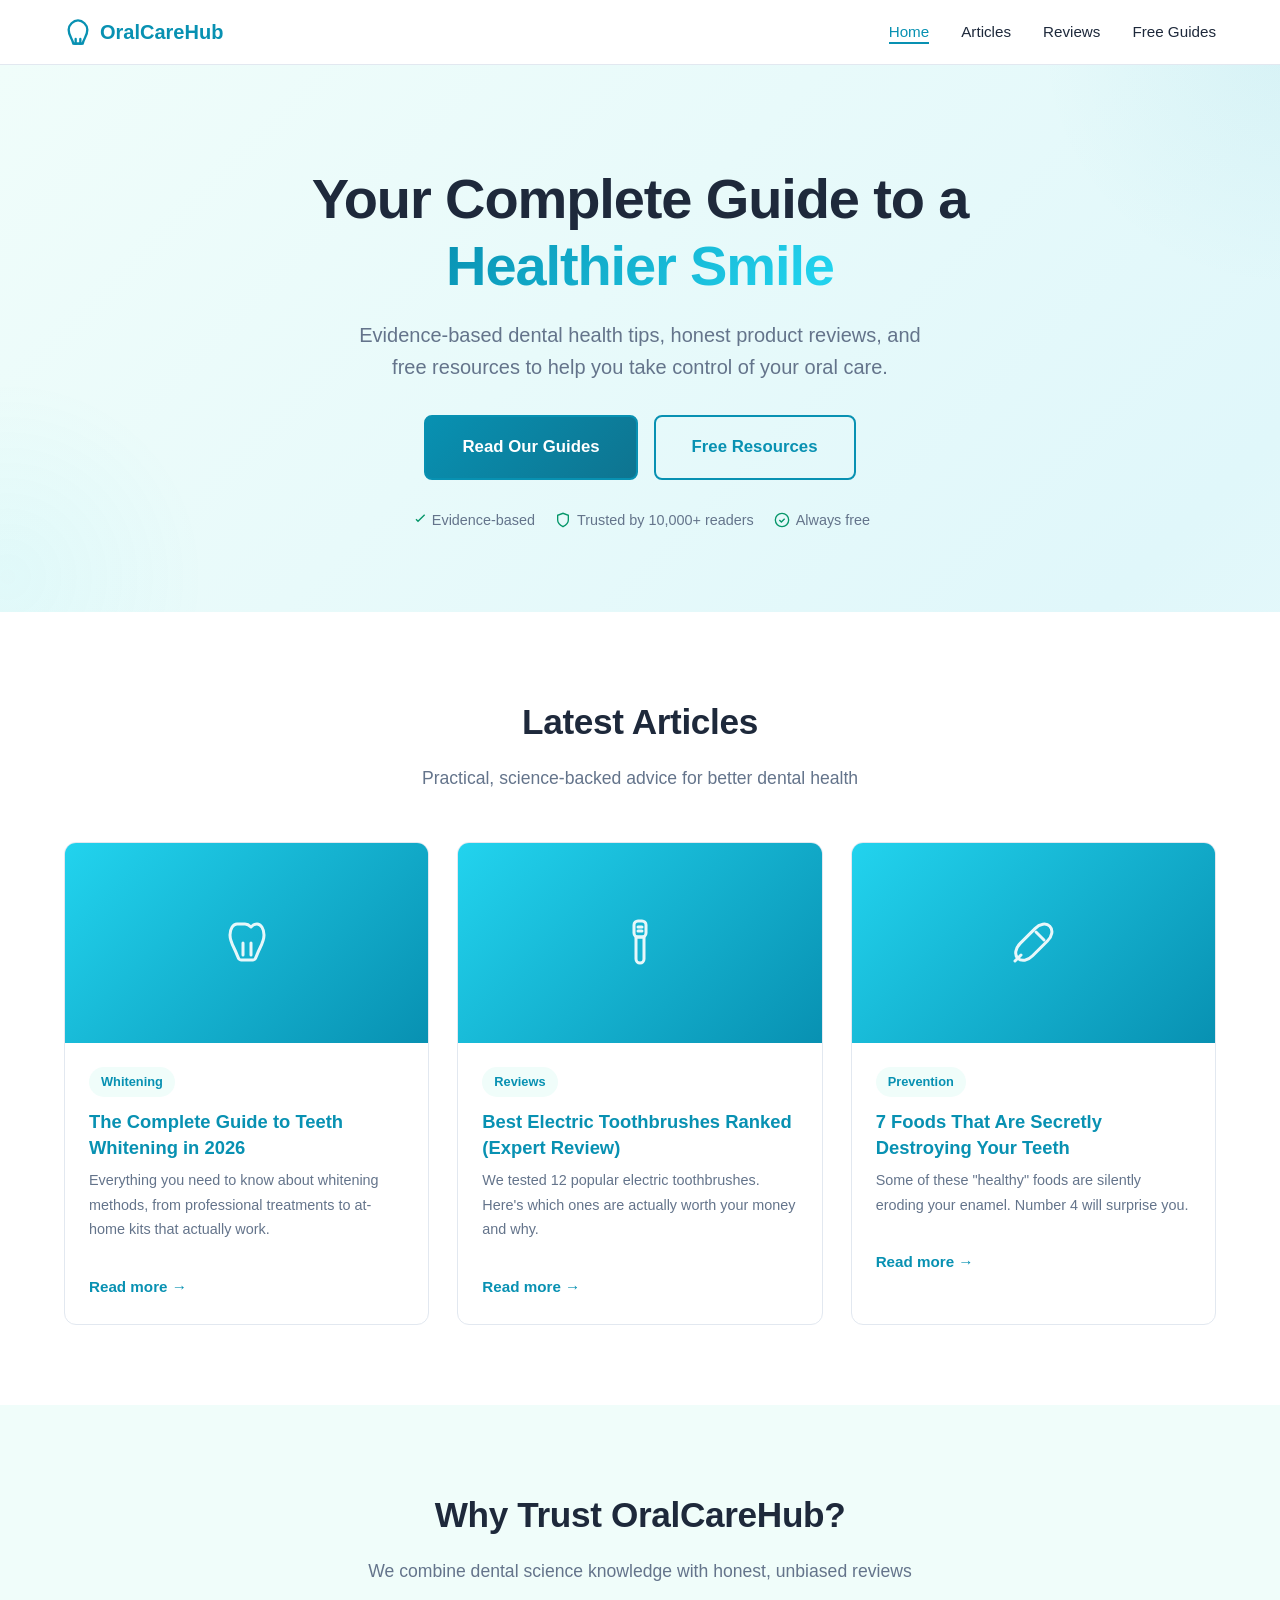
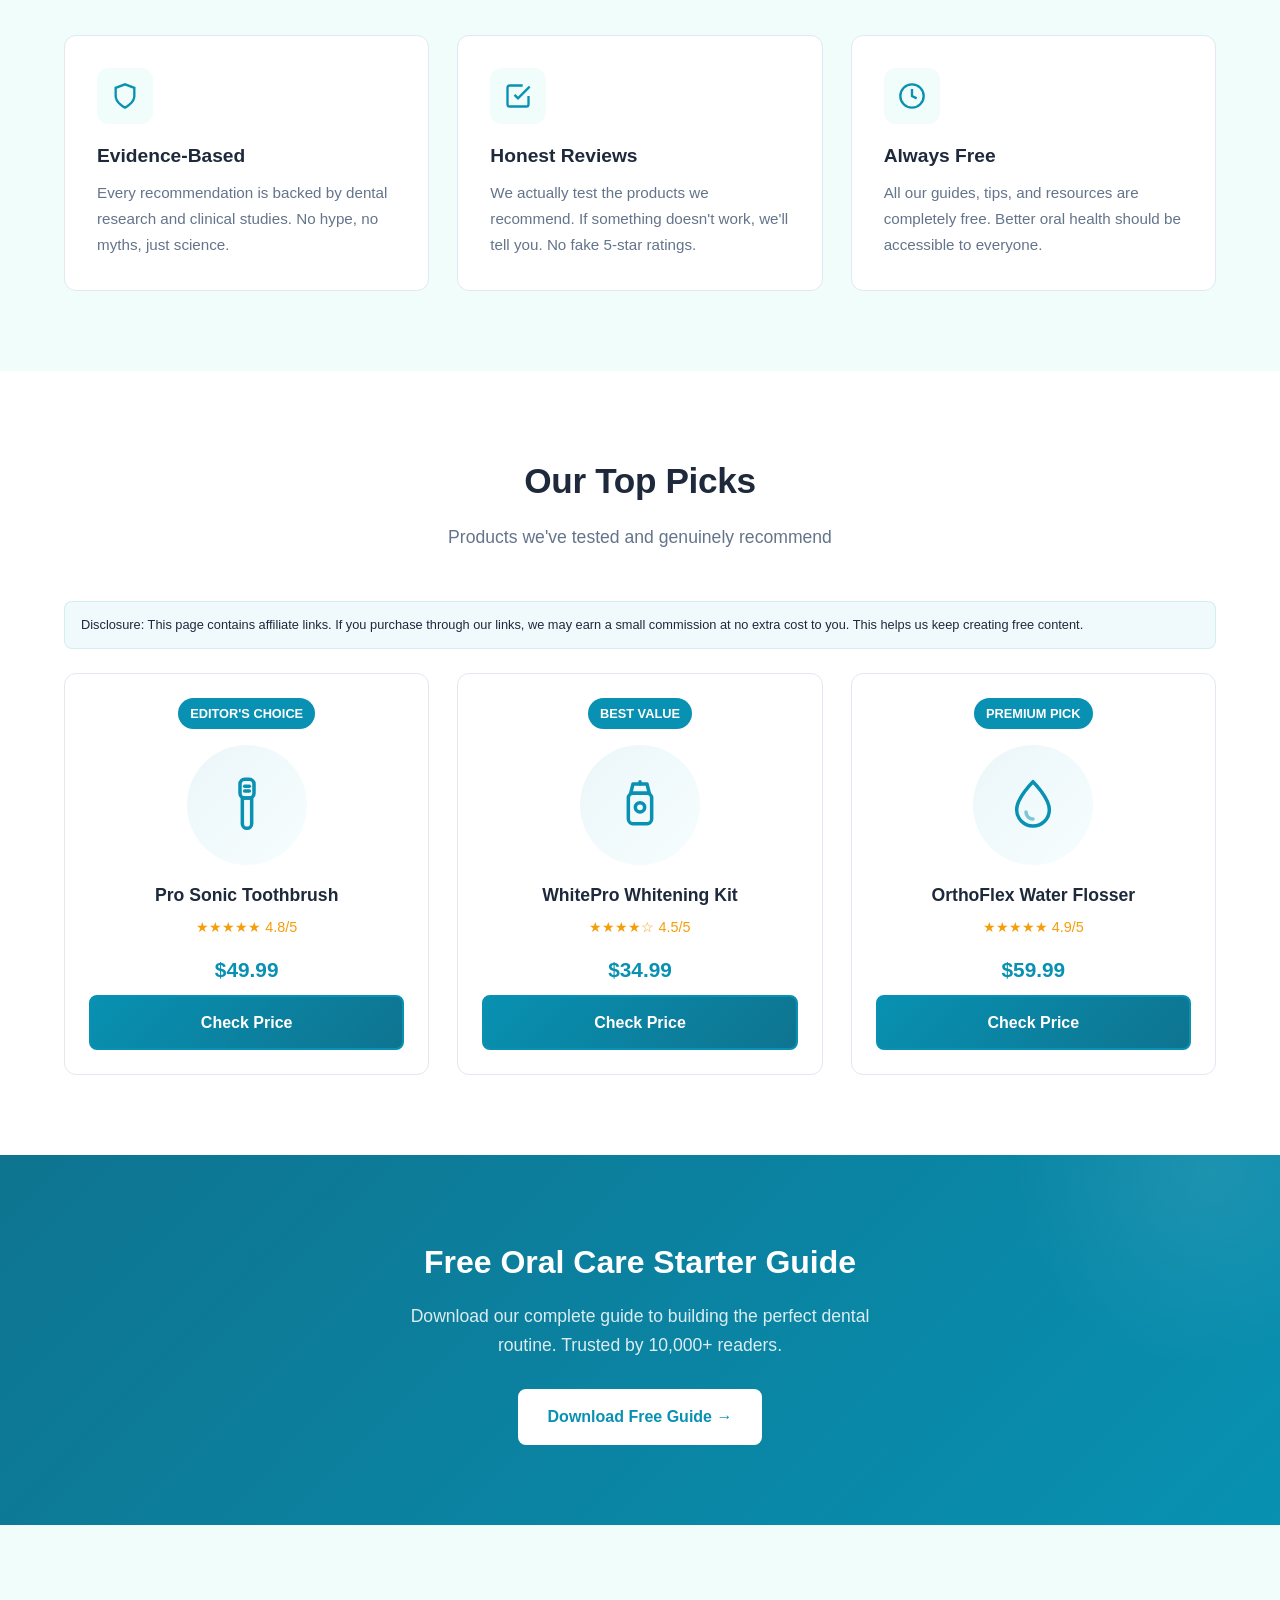
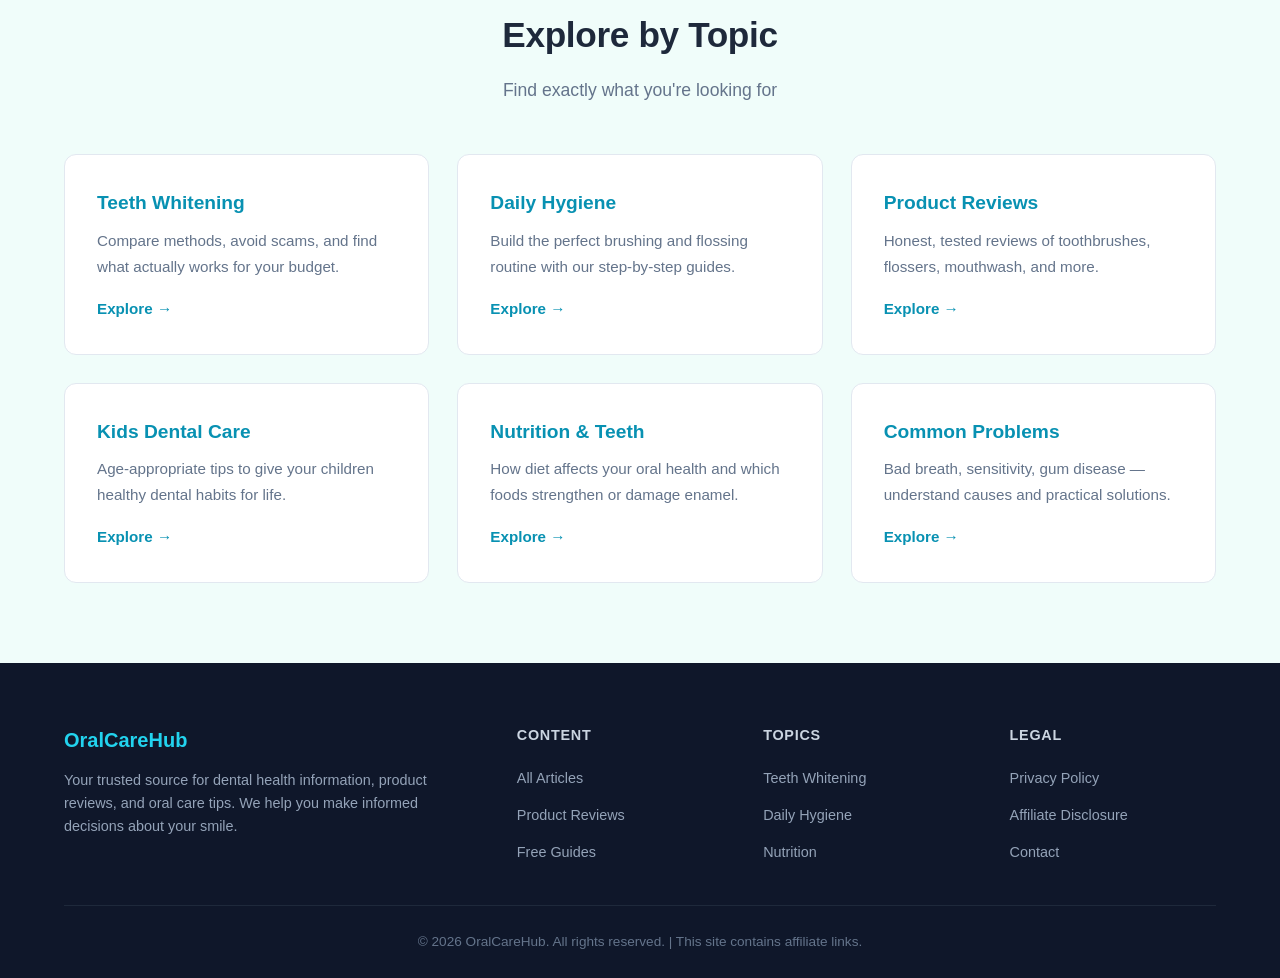
<file: site/index.html>
<!DOCTYPE html>
<html lang="en">
<head>
  <meta charset="UTF-8">
  <meta name="viewport" content="width=device-width, initial-scale=1.0">
  <meta name="description" content="OralCareHub - Your trusted guide to dental health, oral hygiene tips, product reviews, and expert recommendations for a healthier smile.">
  <meta name="keywords" content="oral care, dental health, teeth whitening, electric toothbrush, oral hygiene, dental tips">
  <meta name="robots" content="index, follow">
  <title>OralCareHub - Your Trusted Guide to Dental Health</title>
  <link rel="stylesheet" href="css/style.css">
  <noscript><style>.reveal,.reveal-left,.reveal-right,.reveal-scale{opacity:1;transform:none;}</style></noscript>
  <!-- Open Graph -->
  <meta property="og:title" content="OralCareHub - Your Trusted Guide to Dental Health">
  <meta property="og:description" content="Expert dental health tips, honest product reviews, and free oral care resources.">
  <meta property="og:type" content="website">
</head>
<body>

  <!-- HEADER -->
  <header class="header">
    <nav class="nav container">
      <a href="/" class="nav-logo">
        <svg viewBox="0 0 24 24" fill="none" stroke="currentColor" stroke-width="2" stroke-linecap="round" stroke-linejoin="round"><path d="M12 2C8 2 4 6 4 10c0 3 1 5 2 7 1.5 3 2 5 2 5h8s.5-2 2-5c1-2 2-4 2-7 0-4-4-8-8-8z"/><line x1="10" y1="18" x2="10" y2="22"/><line x1="14" y1="18" x2="14" y2="22"/><line x1="9" y1="22" x2="15" y2="22"/></svg>
        OralCareHub
      </a>
      <ul class="nav-links" id="navLinks">
        <li><a href="/" class="active">Home</a></li>
        <li><a href="blog/">Articles</a></li>
        <li><a href="reviews/">Reviews</a></li>
        <li><a href="resources/">Free Guides</a></li>
      </ul>
      <button class="nav-toggle" id="navToggle" aria-label="Toggle menu">
        <span></span><span></span><span></span>
      </button>
    </nav>
  </header>

  <!-- HERO -->
  <section class="hero">
    <div class="container">
      <h1>Your Complete Guide to a <span>Healthier Smile</span></h1>
      <p>Evidence-based dental health tips, honest product reviews, and free resources to help you take control of your oral care.</p>
      <div class="hero-cta">
        <a href="blog/" class="btn btn-primary btn-lg">Read Our Guides</a>
        <a href="resources/" class="btn btn-outline btn-lg">Free Resources</a>
      </div>
      <div class="hero-trust">
        <span><svg viewBox="0 0 24 24" fill="none" stroke="currentColor" stroke-width="2"><path d="M9 11l3 3L22 4"/></svg> Evidence-based</span>
        <span><svg viewBox="0 0 24 24" fill="none" stroke="currentColor" stroke-width="2"><path d="M12 22s8-4 8-10V5l-8-3-8 3v7c0 6 8 10 8 10z"/></svg> Trusted by 10,000+ readers</span>
        <span><svg viewBox="0 0 24 24" fill="none" stroke="currentColor" stroke-width="2"><circle cx="12" cy="12" r="10"/><path d="M8 12l3 3 5-5"/></svg> Always free</span>
      </div>
    </div>
  </section>

  <!-- FEATURED ARTICLES -->
  <section class="section">
    <div class="container">
      <h2 class="section-title reveal">Latest Articles</h2>
      <p class="section-subtitle reveal">Practical, science-backed advice for better dental health</p>
      <div class="grid grid-3 stagger">

        <a href="blog/teeth-whitening-guide.html" class="article-card reveal">
          <div class="article-card-img"><svg viewBox="0 0 24 24" fill="none" stroke="currentColor" stroke-width="1.5" stroke-linecap="round" stroke-linejoin="round"><path d="M7 2.5C5 2.5 3.5 5 3.5 8c0 2.5 1 4.5 2 6.5 1.5 3 2 5 2.5 5.5.3.3.6.5 1 .5h6c.4 0 .7-.2 1-.5.5-.5 1-2.5 2.5-5.5 1-2 2-4 2-6.5 0-3-1.5-5.5-3.5-5.5-1.2 0-2.2.7-3 1.5-.8-.8-1.8-1.5-3-1.5z"/><path d="M10 12v6M14 12v6"/></svg></div>
          <div class="article-card-body">
            <span class="article-card-tag">Whitening</span>
            <h3>The Complete Guide to Teeth Whitening in 2026</h3>
            <p>Everything you need to know about whitening methods, from professional treatments to at-home kits that actually work.</p>
            <span class="card-link">Read more &rarr;</span>
          </div>
        </a>

        <a href="blog/best-electric-toothbrush.html" class="article-card reveal">
          <div class="article-card-img"><svg viewBox="0 0 24 24" fill="none" stroke="currentColor" stroke-width="1.5" stroke-linecap="round" stroke-linejoin="round"><rect x="9" y="1" width="6" height="8" rx="2"/><path d="M10 9h4v11a2 2 0 01-2 2 2 2 0 01-2-2V9z"/><line x1="11" y1="4" x2="13" y2="4"/><line x1="11" y1="6" x2="13" y2="6"/></svg></div>
          <div class="article-card-body">
            <span class="article-card-tag">Reviews</span>
            <h3>Best Electric Toothbrushes Ranked (Expert Review)</h3>
            <p>We tested 12 popular electric toothbrushes. Here's which ones are actually worth your money and why.</p>
            <span class="card-link">Read more &rarr;</span>
          </div>
        </a>

        <a href="blog/foods-that-damage-teeth.html" class="article-card reveal">
          <div class="article-card-img"><svg viewBox="0 0 24 24" fill="none" stroke="currentColor" stroke-width="1.5" stroke-linecap="round" stroke-linejoin="round"><path d="M20.4 3.6c-1.8-1.8-5.1-1.2-7.4 1.2L5.6 12.2c-2.4 2.4-3 5.7-1.2 7.4 1.8 1.8 5.1 1.2 7.4-1.2l7.4-7.4c2.4-2.3 3-5.6 1.2-7.4z"/><path d="M13.5 6.5l4 4"/><path d="M3 21l3-3"/></svg></div>
          <div class="article-card-body">
            <span class="article-card-tag">Prevention</span>
            <h3>7 Foods That Are Secretly Destroying Your Teeth</h3>
            <p>Some of these "healthy" foods are silently eroding your enamel. Number 4 will surprise you.</p>
            <span class="card-link">Read more &rarr;</span>
          </div>
        </a>

      </div>
    </div>
  </section>

  <!-- WHY TRUST US -->
  <section class="section section-alt">
    <div class="container">
      <h2 class="section-title reveal">Why Trust OralCareHub?</h2>
      <p class="section-subtitle reveal">We combine dental science knowledge with honest, unbiased reviews</p>
      <div class="grid grid-3 stagger">

        <div class="card reveal">
          <div class="card-icon">
            <svg width="24" height="24" viewBox="0 0 24 24" fill="none" stroke="currentColor" stroke-width="2"><path d="M12 22s8-4 8-10V5l-8-3-8 3v7c0 6 8 10 8 10z"/></svg>
          </div>
          <h3>Evidence-Based</h3>
          <p>Every recommendation is backed by dental research and clinical studies. No hype, no myths, just science.</p>
        </div>

        <div class="card reveal">
          <div class="card-icon">
            <svg width="24" height="24" viewBox="0 0 24 24" fill="none" stroke="currentColor" stroke-width="2"><path d="M9 11l3 3L22 4"/><path d="M21 12v7a2 2 0 01-2 2H5a2 2 0 01-2-2V5a2 2 0 012-2h11"/></svg>
          </div>
          <h3>Honest Reviews</h3>
          <p>We actually test the products we recommend. If something doesn't work, we'll tell you. No fake 5-star ratings.</p>
        </div>

        <div class="card reveal">
          <div class="card-icon">
            <svg width="24" height="24" viewBox="0 0 24 24" fill="none" stroke="currentColor" stroke-width="2"><circle cx="12" cy="12" r="10"/><path d="M12 6v6l4 2"/></svg>
          </div>
          <h3>Always Free</h3>
          <p>All our guides, tips, and resources are completely free. Better oral health should be accessible to everyone.</p>
        </div>

      </div>
    </div>
  </section>

  <!-- TOP PICKS / PRODUCTS -->
  <section class="section">
    <div class="container">
      <h2 class="section-title reveal">Our Top Picks</h2>
      <p class="section-subtitle reveal">Products we've tested and genuinely recommend</p>
      <div class="affiliate-disclaimer">
        Disclosure: This page contains affiliate links. If you purchase through our links, we may earn a small commission at no extra cost to you. This helps us keep creating free content.
      </div>
      <div class="grid grid-3 stagger">

        <div class="product-card reveal">
          <span class="product-card-badge">Editor's Choice</span>
          <div class="product-card-img"><svg viewBox="0 0 24 24" fill="none" stroke="currentColor" stroke-width="1.5" stroke-linecap="round" stroke-linejoin="round"><rect x="9" y="1" width="6" height="8" rx="2"/><path d="M10 9h4v11a2 2 0 01-2 2 2 2 0 01-2-2V9z"/><line x1="11" y1="4" x2="13" y2="4"/><line x1="11" y1="6" x2="13" y2="6"/></svg></div>
          <h3>Pro Sonic Toothbrush</h3>
          <div class="rating">&#9733;&#9733;&#9733;&#9733;&#9733; 4.8/5</div>
          <p class="price">$49.99</p>
          <a href="#" class="btn btn-primary" data-affiliate="toothbrush-1">Check Price</a>
        </div>

        <div class="product-card reveal">
          <span class="product-card-badge">Best Value</span>
          <div class="product-card-img"><svg viewBox="0 0 24 24" fill="none" stroke="currentColor" stroke-width="1.5" stroke-linecap="round" stroke-linejoin="round"><path d="M9 3h6l1 4H8l1-4z"/><rect x="7" y="7" width="10" height="13" rx="2"/><circle cx="12" cy="13" r="2"/><path d="M12 3v-1"/></svg></div>
          <h3>WhitePro Whitening Kit</h3>
          <div class="rating">&#9733;&#9733;&#9733;&#9733;&#9734; 4.5/5</div>
          <p class="price">$34.99</p>
          <a href="#" class="btn btn-primary" data-affiliate="whitening-1">Check Price</a>
        </div>

        <div class="product-card reveal">
          <span class="product-card-badge">Premium Pick</span>
          <div class="product-card-img"><svg viewBox="0 0 24 24" fill="none" stroke="currentColor" stroke-width="1.5" stroke-linecap="round" stroke-linejoin="round"><path d="M12 2s-7 7-7 12a7 7 0 1014 0c0-5-7-12-7-12z"/><path d="M12 18a3 3 0 01-3-3" opacity="0.5"/></svg></div>
          <h3>OrthoFlex Water Flosser</h3>
          <div class="rating">&#9733;&#9733;&#9733;&#9733;&#9733; 4.9/5</div>
          <p class="price">$59.99</p>
          <a href="#" class="btn btn-primary" data-affiliate="flosser-1">Check Price</a>
        </div>

      </div>
    </div>
  </section>

  <!-- FREE RESOURCES CTA -->
  <section class="cta-banner">
    <div class="container">
      <h2 class="reveal">Free Oral Care Starter Guide</h2>
      <p class="reveal">Download our complete guide to building the perfect dental routine. Trusted by 10,000+ readers.</p>
      <a href="resources/" class="btn reveal-scale">Download Free Guide &rarr;</a>
    </div>
  </section>

  <!-- CATEGORIES -->
  <section class="section section-alt">
    <div class="container">
      <h2 class="section-title reveal">Explore by Topic</h2>
      <p class="section-subtitle reveal">Find exactly what you're looking for</p>
      <div class="grid grid-3 stagger">

        <a href="blog/?cat=whitening" class="card reveal">
          <h3>Teeth Whitening</h3>
          <p>Compare methods, avoid scams, and find what actually works for your budget.</p>
          <span class="card-link">Explore &rarr;</span>
        </a>

        <a href="blog/?cat=hygiene" class="card reveal">
          <h3>Daily Hygiene</h3>
          <p>Build the perfect brushing and flossing routine with our step-by-step guides.</p>
          <span class="card-link">Explore &rarr;</span>
        </a>

        <a href="blog/?cat=products" class="card reveal">
          <h3>Product Reviews</h3>
          <p>Honest, tested reviews of toothbrushes, flossers, mouthwash, and more.</p>
          <span class="card-link">Explore &rarr;</span>
        </a>

        <a href="blog/?cat=kids" class="card reveal">
          <h3>Kids Dental Care</h3>
          <p>Age-appropriate tips to give your children healthy dental habits for life.</p>
          <span class="card-link">Explore &rarr;</span>
        </a>

        <a href="blog/?cat=nutrition" class="card reveal">
          <h3>Nutrition & Teeth</h3>
          <p>How diet affects your oral health and which foods strengthen or damage enamel.</p>
          <span class="card-link">Explore &rarr;</span>
        </a>

        <a href="blog/?cat=problems" class="card reveal">
          <h3>Common Problems</h3>
          <p>Bad breath, sensitivity, gum disease — understand causes and practical solutions.</p>
          <span class="card-link">Explore &rarr;</span>
        </a>

      </div>
    </div>
  </section>

  <!-- FOOTER -->
  <footer class="footer">
    <div class="container">
      <div class="footer-grid">
        <div>
          <div class="footer-brand">OralCareHub</div>
          <p class="footer-desc">Your trusted source for dental health information, product reviews, and oral care tips. We help you make informed decisions about your smile.</p>
        </div>
        <div>
          <h4>Content</h4>
          <ul>
            <li><a href="blog/">All Articles</a></li>
            <li><a href="reviews/">Product Reviews</a></li>
            <li><a href="resources/">Free Guides</a></li>
          </ul>
        </div>
        <div>
          <h4>Topics</h4>
          <ul>
            <li><a href="blog/?cat=whitening">Teeth Whitening</a></li>
            <li><a href="blog/?cat=hygiene">Daily Hygiene</a></li>
            <li><a href="blog/?cat=nutrition">Nutrition</a></li>
          </ul>
        </div>
        <div>
          <h4>Legal</h4>
          <ul>
            <li><a href="#">Privacy Policy</a></li>
            <li><a href="#">Affiliate Disclosure</a></li>
            <li><a href="#">Contact</a></li>
          </ul>
        </div>
      </div>
      <div class="footer-bottom">
        <p>&copy; 2026 OralCareHub. All rights reserved. | This site contains affiliate links.</p>
      </div>
    </div>
  </footer>

  <script src="js/main.js"></script>
</body>
</html>
</file>
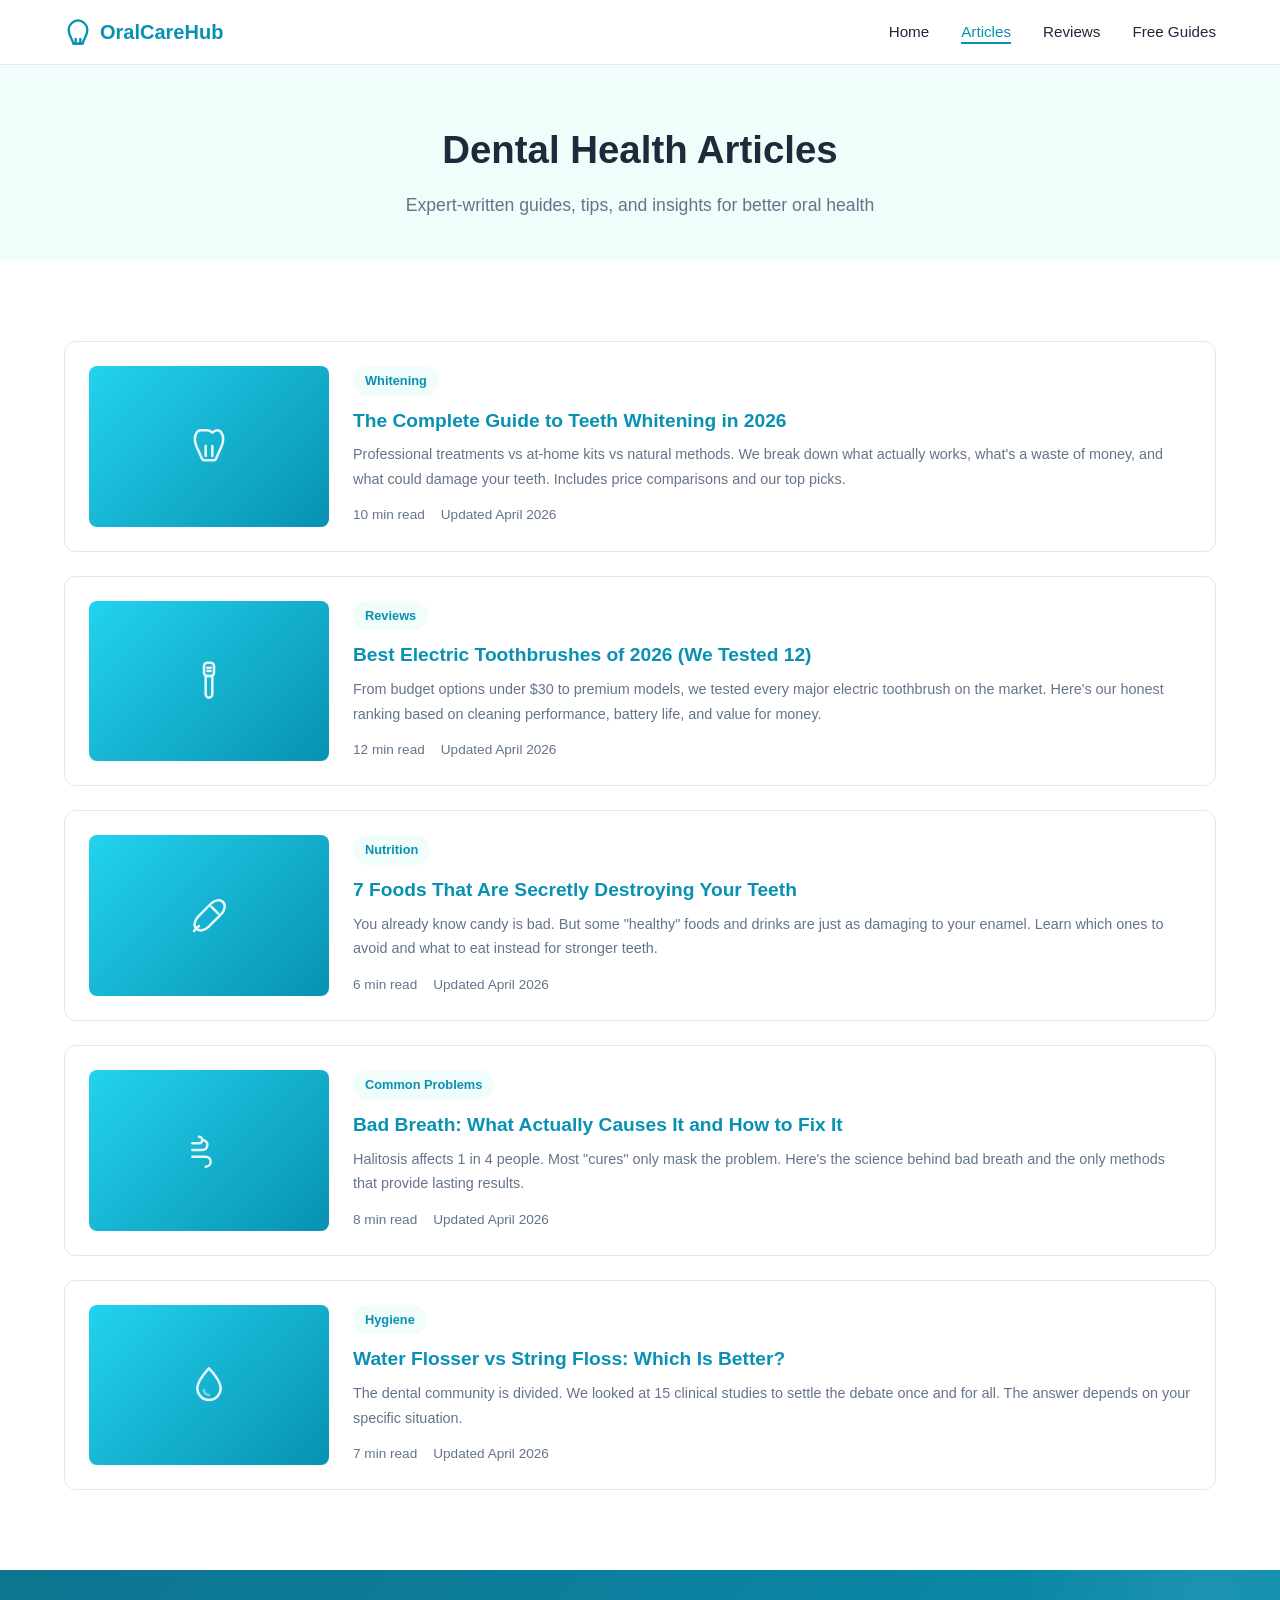
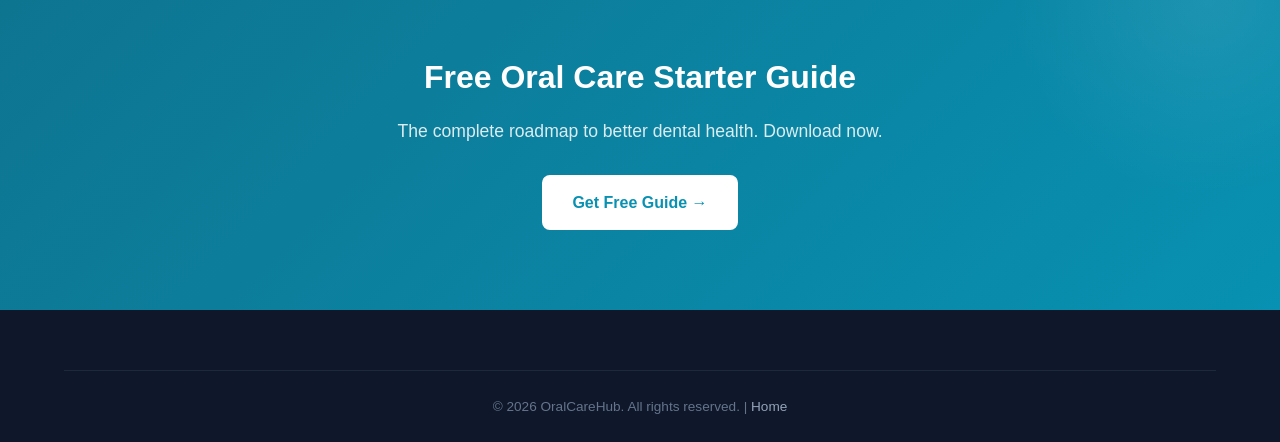
<file: site/blog/index.html>
<!DOCTYPE html>
<html lang="en">
<head>
  <meta charset="UTF-8">
  <meta name="viewport" content="width=device-width, initial-scale=1.0">
  <meta name="description" content="OralCareHub Blog - Expert articles on dental health, teeth whitening, oral hygiene tips, and product reviews.">
  <title>Dental Health Articles - OralCareHub Blog</title>
  <link rel="stylesheet" href="../css/style.css">
  <noscript><style>.reveal,.reveal-left,.reveal-right,.reveal-scale{opacity:1;transform:none;}</style></noscript>
</head>
<body>
  <header class="header">
    <nav class="nav container">
      <a href="../" class="nav-logo">
        <svg viewBox="0 0 24 24" fill="none" stroke="currentColor" stroke-width="2" stroke-linecap="round" stroke-linejoin="round"><path d="M12 2C8 2 4 6 4 10c0 3 1 5 2 7 1.5 3 2 5 2 5h8s.5-2 2-5c1-2 2-4 2-7 0-4-4-8-8-8z"/><line x1="10" y1="18" x2="10" y2="22"/><line x1="14" y1="18" x2="14" y2="22"/><line x1="9" y1="22" x2="15" y2="22"/></svg>
        OralCareHub
      </a>
      <ul class="nav-links" id="navLinks">
        <li><a href="../">Home</a></li>
        <li><a href="./" class="active">Articles</a></li>
        <li><a href="../reviews/">Reviews</a></li>
        <li><a href="../resources/">Free Guides</a></li>
      </ul>
      <button class="nav-toggle" id="navToggle" aria-label="Toggle menu">
        <span></span><span></span><span></span>
      </button>
    </nav>
  </header>

  <section class="article-header">
    <div class="container">
      <h1>Dental Health Articles</h1>
      <p class="section-subtitle" style="margin-bottom:0">Expert-written guides, tips, and insights for better oral health</p>
    </div>
  </section>

  <section class="section">
    <div class="container">
      <div class="blog-list">

        <a href="teeth-whitening-guide.html" class="blog-list-item">
          <div class="blog-list-item-img"><svg viewBox="0 0 24 24" fill="none" stroke="currentColor" stroke-width="1.5" stroke-linecap="round" stroke-linejoin="round"><path d="M7 2.5C5 2.5 3.5 5 3.5 8c0 2.5 1 4.5 2 6.5 1.5 3 2 5 2.5 5.5.3.3.6.5 1 .5h6c.4 0 .7-.2 1-.5.5-.5 1-2.5 2.5-5.5 1-2 2-4 2-6.5 0-3-1.5-5.5-3.5-5.5-1.2 0-2.2.7-3 1.5-.8-.8-1.8-1.5-3-1.5z"/><path d="M10 12v6M14 12v6"/></svg></div>
          <div class="blog-list-item-body">
            <span class="article-card-tag">Whitening</span>
            <h3>The Complete Guide to Teeth Whitening in 2026</h3>
            <p>Professional treatments vs at-home kits vs natural methods. We break down what actually works, what's a waste of money, and what could damage your teeth. Includes price comparisons and our top picks.</p>
            <div class="blog-meta">
              <span>10 min read</span>
              <span>Updated April 2026</span>
            </div>
          </div>
        </a>

        <a href="best-electric-toothbrush.html" class="blog-list-item">
          <div class="blog-list-item-img"><svg viewBox="0 0 24 24" fill="none" stroke="currentColor" stroke-width="1.5" stroke-linecap="round" stroke-linejoin="round"><rect x="9" y="1" width="6" height="8" rx="2"/><path d="M10 9h4v11a2 2 0 01-2 2 2 2 0 01-2-2V9z"/><line x1="11" y1="4" x2="13" y2="4"/><line x1="11" y1="6" x2="13" y2="6"/></svg></div>
          <div class="blog-list-item-body">
            <span class="article-card-tag">Reviews</span>
            <h3>Best Electric Toothbrushes of 2026 (We Tested 12)</h3>
            <p>From budget options under $30 to premium models, we tested every major electric toothbrush on the market. Here's our honest ranking based on cleaning performance, battery life, and value for money.</p>
            <div class="blog-meta">
              <span>12 min read</span>
              <span>Updated April 2026</span>
            </div>
          </div>
        </a>

        <a href="foods-that-damage-teeth.html" class="blog-list-item">
          <div class="blog-list-item-img"><svg viewBox="0 0 24 24" fill="none" stroke="currentColor" stroke-width="1.5" stroke-linecap="round" stroke-linejoin="round"><path d="M20.4 3.6c-1.8-1.8-5.1-1.2-7.4 1.2L5.6 12.2c-2.4 2.4-3 5.7-1.2 7.4 1.8 1.8 5.1 1.2 7.4-1.2l7.4-7.4c2.4-2.3 3-5.6 1.2-7.4z"/><path d="M13.5 6.5l4 4"/><path d="M3 21l3-3"/></svg></div>
          <div class="blog-list-item-body">
            <span class="article-card-tag">Nutrition</span>
            <h3>7 Foods That Are Secretly Destroying Your Teeth</h3>
            <p>You already know candy is bad. But some "healthy" foods and drinks are just as damaging to your enamel. Learn which ones to avoid and what to eat instead for stronger teeth.</p>
            <div class="blog-meta">
              <span>6 min read</span>
              <span>Updated April 2026</span>
            </div>
          </div>
        </a>

        <a href="bad-breath-causes-fixes.html" class="blog-list-item">
          <div class="blog-list-item-img"><svg viewBox="0 0 24 24" fill="none" stroke="currentColor" stroke-width="1.5" stroke-linecap="round" stroke-linejoin="round"><path d="M2 12h6a3 3 0 100-6"/><path d="M2 16h8a3 3 0 110 6"/><path d="M2 8h4a2 2 0 100-4"/></svg></div>
          <div class="blog-list-item-body">
            <span class="article-card-tag">Common Problems</span>
            <h3>Bad Breath: What Actually Causes It and How to Fix It</h3>
            <p>Halitosis affects 1 in 4 people. Most "cures" only mask the problem. Here's the science behind bad breath and the only methods that provide lasting results.</p>
            <div class="blog-meta">
              <span>8 min read</span>
              <span>Updated April 2026</span>
            </div>
          </div>
        </a>

        <a href="water-flosser-vs-string-floss.html" class="blog-list-item">
          <div class="blog-list-item-img"><svg viewBox="0 0 24 24" fill="none" stroke="currentColor" stroke-width="1.5" stroke-linecap="round" stroke-linejoin="round"><path d="M12 2s-7 7-7 12a7 7 0 1014 0c0-5-7-12-7-12z"/><path d="M12 18a3 3 0 01-3-3" opacity="0.5"/></svg></div>
          <div class="blog-list-item-body">
            <span class="article-card-tag">Hygiene</span>
            <h3>Water Flosser vs String Floss: Which Is Better?</h3>
            <p>The dental community is divided. We looked at 15 clinical studies to settle the debate once and for all. The answer depends on your specific situation.</p>
            <div class="blog-meta">
              <span>7 min read</span>
              <span>Updated April 2026</span>
            </div>
          </div>
        </a>

      </div>
    </div>
  </section>

  <section class="cta-banner">
    <div class="container">
      <h2>Free Oral Care Starter Guide</h2>
      <p>The complete roadmap to better dental health. Download now.</p>
      <a href="../resources/" class="btn">Get Free Guide &rarr;</a>
    </div>
  </section>

  <footer class="footer">
    <div class="container">
      <div class="footer-bottom">
        <p>&copy; 2026 OralCareHub. All rights reserved. | <a href="../" style="color:#94a3b8">Home</a></p>
      </div>
    </div>
  </footer>
  <script src="../js/main.js"></script>
</body>
</html>
</file>
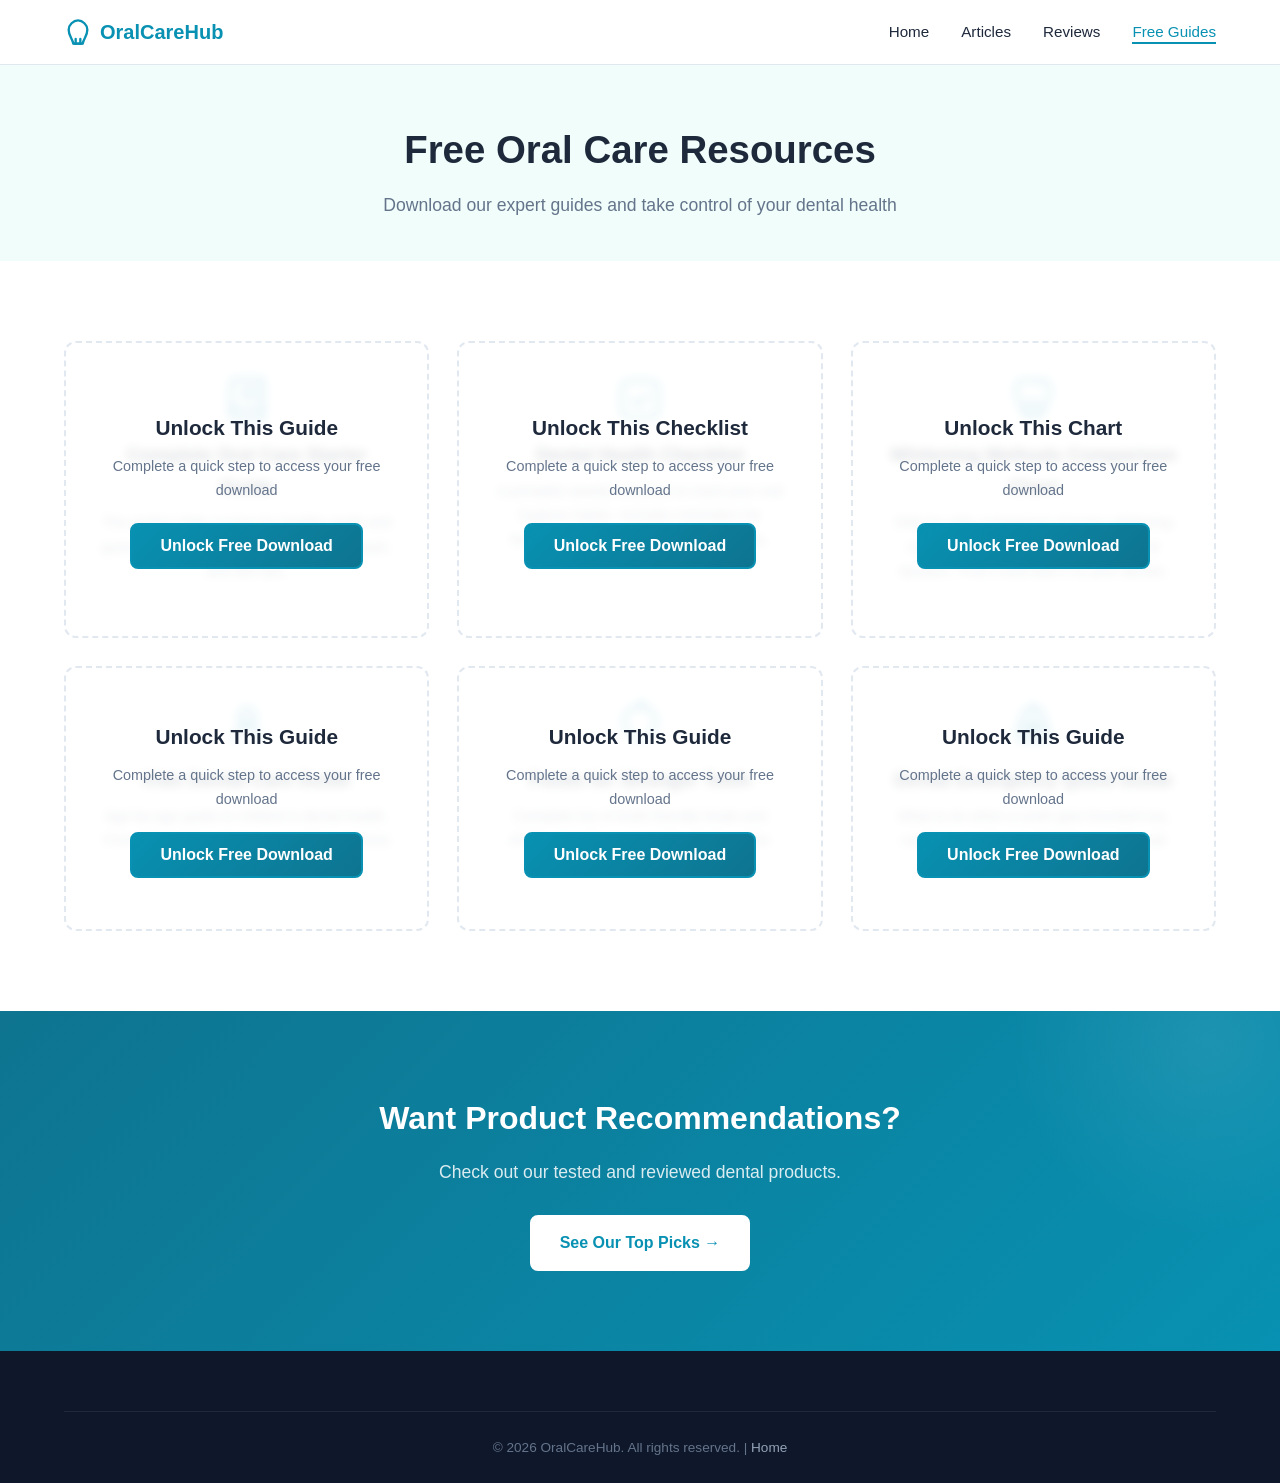
<file: site/resources/index.html>
<!DOCTYPE html>
<html lang="en">
<head>
  <meta charset="UTF-8">
  <meta name="viewport" content="width=device-width, initial-scale=1.0">
  <meta name="description" content="Free dental health guides and oral care resources from OralCareHub. Download checklists, routines, and expert tips.">
  <title>Free Dental Health Resources - OralCareHub</title>
  <link rel="stylesheet" href="../css/style.css">
</head>
<body>
  <header class="header">
    <nav class="nav container">
      <a href="../" class="nav-logo">
        <svg viewBox="0 0 24 24" fill="none" stroke="currentColor" stroke-width="2" stroke-linecap="round" stroke-linejoin="round"><path d="M12 2C8 2 4 6 4 10c0 3 1 5 2 7 1.5 3 2 5 2 5h8s.5-2 2-5c1-2 2-4 2-7 0-4-4-8-8-8z"/><line x1="10" y1="18" x2="10" y2="22"/><line x1="14" y1="18" x2="14" y2="22"/><line x1="9" y1="22" x2="15" y2="22"/></svg>
        OralCareHub
      </a>
      <ul class="nav-links" id="navLinks">
        <li><a href="../">Home</a></li>
        <li><a href="../blog/">Articles</a></li>
        <li><a href="../reviews/">Reviews</a></li>
        <li><a href="./" class="active">Free Guides</a></li>
      </ul>
      <button class="nav-toggle" id="navToggle" aria-label="Toggle menu">
        <span></span><span></span><span></span>
      </button>
    </nav>
  </header>

  <section class="article-header">
    <div class="container">
      <h1>Free Oral Care Resources</h1>
      <p class="section-subtitle" style="margin-bottom:0">Download our expert guides and take control of your dental health</p>
    </div>
  </section>

  <section class="section">
    <div class="container">
      <div class="grid grid-3">

        <!-- RESOURCE 1 - Content Locked -->
        <div class="resource-card content-locker" data-locker-id="guide-1">
          <div class="locked-content">
            <div class="resource-card-icon"><svg viewBox="0 0 24 24" fill="none" stroke="currentColor" stroke-width="1.5" stroke-linecap="round" stroke-linejoin="round"><path d="M4 19.5A2.5 2.5 0 016.5 17H20"/><path d="M6.5 2H20v20H6.5A2.5 2.5 0 014 19.5v-15A2.5 2.5 0 016.5 2z"/><line x1="9" y1="7" x2="17" y2="7"/><line x1="9" y1="11" x2="17" y2="11"/></svg></div>
            <h3>Complete Oral Care Starter Guide</h3>
            <p>The perfect daily routine for healthy teeth and gums. Covers brushing, flossing, mouthwash, and diet tips.</p>
          </div>
          <div class="locker-overlay">
            <h3>Unlock This Guide</h3>
            <p>Complete a quick step to access your free download</p>
            <!-- Replace data-locker-url with your MyLead CPA Locker URL -->
            <button class="btn btn-primary unlock-btn" data-locker="guide-1" data-locker-url="#">Unlock Free Download</button>
          </div>
        </div>

        <!-- RESOURCE 2 - Content Locked -->
        <div class="resource-card content-locker" data-locker-id="guide-2">
          <div class="locked-content">
            <div class="resource-card-icon"><svg viewBox="0 0 24 24" fill="none" stroke="currentColor" stroke-width="1.5" stroke-linecap="round" stroke-linejoin="round"><rect x="3" y="3" width="18" height="18" rx="3"/><path d="M8 12l3 3 5-5"/></svg></div>
            <h3>Dental Health Checklist</h3>
            <p>A printable weekly checklist to track your oral hygiene habits. Includes reminders for flossing, brushing time, and dental visits.</p>
          </div>
          <div class="locker-overlay">
            <h3>Unlock This Checklist</h3>
            <p>Complete a quick step to access your free download</p>
            <button class="btn btn-primary unlock-btn" data-locker="guide-2" data-locker-url="#">Unlock Free Download</button>
          </div>
        </div>

        <!-- RESOURCE 3 - Content Locked -->
        <div class="resource-card content-locker" data-locker-id="guide-3">
          <div class="locked-content">
            <div class="resource-card-icon"><svg viewBox="0 0 24 24" fill="none" stroke="currentColor" stroke-width="1.5" stroke-linecap="round" stroke-linejoin="round"><path d="M7 2.5C5 2.5 3.5 5 3.5 8c0 2.5 1 4.5 2 6.5 1.5 3 2 5 2.5 5.5.3.3.6.5 1 .5h6c.4 0 .7-.2 1-.5.5-.5 1-2.5 2.5-5.5 1-2 2-4 2-6.5 0-3-1.5-5.5-3.5-5.5-1.2 0-2.2.7-3 1.5-.8-.8-1.8-1.5-3-1.5z"/><path d="M10 12v6M14 12v6"/></svg></div>
            <h3>Whitening Methods Comparison Chart</h3>
            <p>Side-by-side comparison of every whitening method: cost, effectiveness, safety, and duration. Print it and take it to your dentist.</p>
          </div>
          <div class="locker-overlay">
            <h3>Unlock This Chart</h3>
            <p>Complete a quick step to access your free download</p>
            <button class="btn btn-primary unlock-btn" data-locker="guide-3" data-locker-url="#">Unlock Free Download</button>
          </div>
        </div>

        <!-- RESOURCE 4 - Content Locked -->
        <div class="resource-card content-locker" data-locker-id="guide-4">
          <div class="locked-content">
            <div class="resource-card-icon"><svg viewBox="0 0 24 24" fill="none" stroke="currentColor" stroke-width="1.5" stroke-linecap="round" stroke-linejoin="round"><circle cx="12" cy="8" r="4"/><path d="M6 21v-2a6 6 0 0112 0v2"/><path d="M9 11l1.5 1.5M15 11l-1.5 1.5"/></svg></div>
            <h3>Kids Dental Care Guide</h3>
            <p>Age-by-age guide to children's dental health. From first tooth to braces, everything parents need to know.</p>
          </div>
          <div class="locker-overlay">
            <h3>Unlock This Guide</h3>
            <p>Complete a quick step to access your free download</p>
            <button class="btn btn-primary unlock-btn" data-locker="guide-4" data-locker-url="#">Unlock Free Download</button>
          </div>
        </div>

        <!-- RESOURCE 5 - Content Locked -->
        <div class="resource-card content-locker" data-locker-id="guide-5">
          <div class="locked-content">
            <div class="resource-card-icon"><svg viewBox="0 0 24 24" fill="none" stroke="currentColor" stroke-width="1.5" stroke-linecap="round" stroke-linejoin="round"><path d="M12 3c-1.5 0-3 .5-4 2-2 0-4 2-4 5s1 5 3 7c1.5 1.5 3 3 5 3s3.5-1.5 5-3c2-2 3-4 3-7s-2-5-4-5c-1-1.5-2.5-2-4-2z"/><path d="M12 3c0-1 .5-2 2-2"/></svg></div>
            <h3>Foods for Stronger Teeth</h3>
            <p>Complete list of tooth-friendly foods and drinks. Includes a meal plan designed for optimal dental health.</p>
          </div>
          <div class="locker-overlay">
            <h3>Unlock This Guide</h3>
            <p>Complete a quick step to access your free download</p>
            <button class="btn btn-primary unlock-btn" data-locker="guide-5" data-locker-url="#">Unlock Free Download</button>
          </div>
        </div>

        <!-- RESOURCE 6 - Content Locked -->
        <div class="resource-card content-locker" data-locker-id="guide-6">
          <div class="locked-content">
            <div class="resource-card-icon"><svg viewBox="0 0 24 24" fill="none" stroke="currentColor" stroke-width="1.5" stroke-linecap="round" stroke-linejoin="round"><path d="M12 2v4"/><path d="M12 10a2 2 0 100 4 2 2 0 000-4z"/><rect x="4" y="14" width="16" height="6" rx="2"/><path d="M6 14v-4a6 6 0 0112 0v4"/><circle cx="12" cy="17" r="1" fill="currentColor"/></svg></div>
            <h3>Dental Emergency Quick Guide</h3>
            <p>What to do when a tooth gets knocked out, cracked, or infected. Step-by-step first aid instructions.</p>
          </div>
          <div class="locker-overlay">
            <h3>Unlock This Guide</h3>
            <p>Complete a quick step to access your free download</p>
            <button class="btn btn-primary unlock-btn" data-locker="guide-6" data-locker-url="#">Unlock Free Download</button>
          </div>
        </div>

      </div>
    </div>
  </section>

  <section class="cta-banner">
    <div class="container">
      <h2>Want Product Recommendations?</h2>
      <p>Check out our tested and reviewed dental products.</p>
      <a href="../reviews/" class="btn">See Our Top Picks &rarr;</a>
    </div>
  </section>

  <footer class="footer">
    <div class="container">
      <div class="footer-bottom">
        <p>&copy; 2026 OralCareHub. All rights reserved. | <a href="../" style="color:#94a3b8">Home</a></p>
      </div>
    </div>
  </footer>
  <script src="../js/main.js"></script>
</body>
</html>
</file>
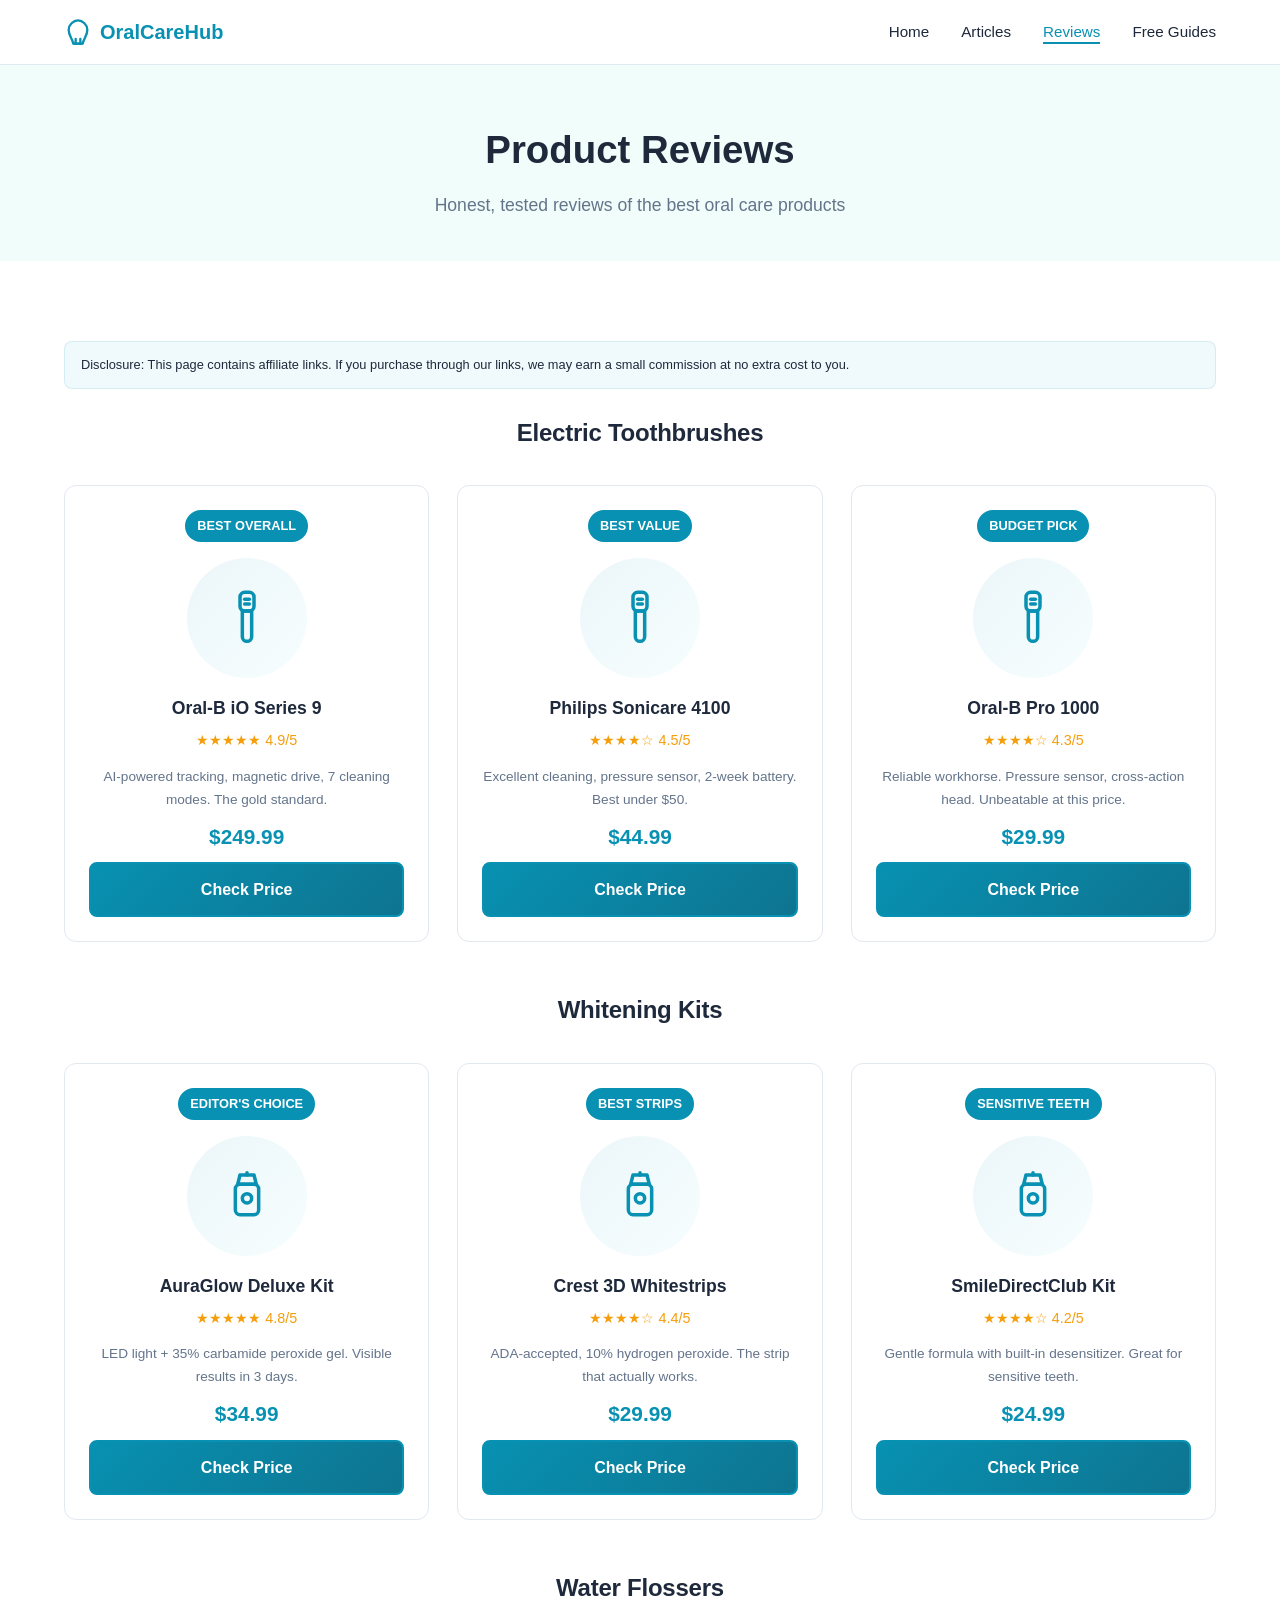
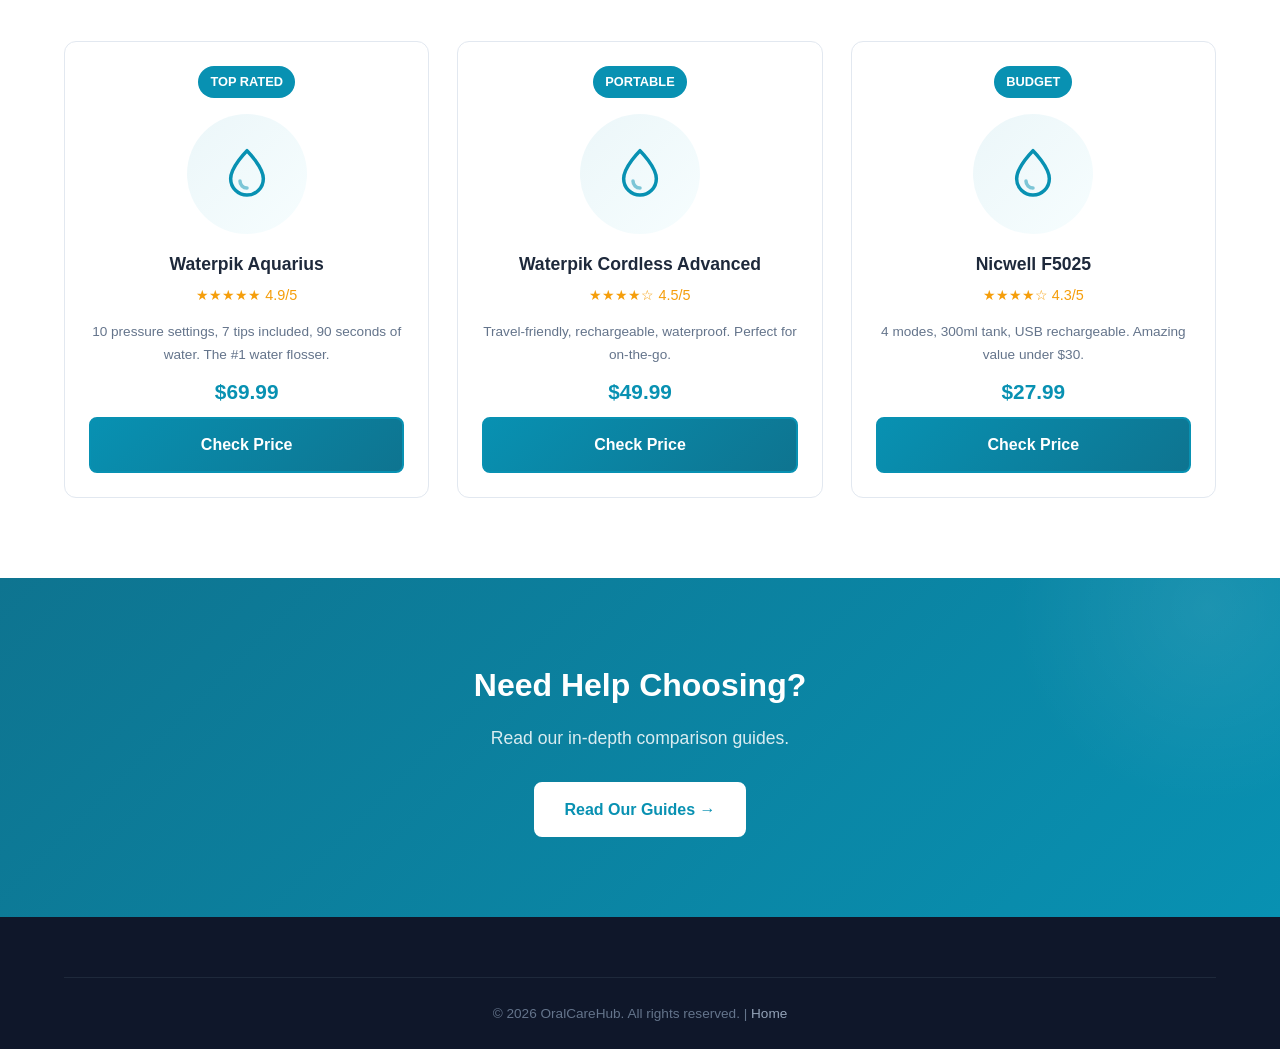
<file: site/reviews/index.html>
<!DOCTYPE html>
<html lang="en">
<head>
  <meta charset="UTF-8">
  <meta name="viewport" content="width=device-width, initial-scale=1.0">
  <meta name="description" content="Honest product reviews of electric toothbrushes, whitening kits, water flossers and oral care products. Tested by OralCareHub.">
  <title>Product Reviews - OralCareHub</title>
  <link rel="stylesheet" href="../css/style.css">
</head>
<body>
  <header class="header">
    <nav class="nav container">
      <a href="../" class="nav-logo">
        <svg viewBox="0 0 24 24" fill="none" stroke="currentColor" stroke-width="2" stroke-linecap="round" stroke-linejoin="round"><path d="M12 2C8 2 4 6 4 10c0 3 1 5 2 7 1.5 3 2 5 2 5h8s.5-2 2-5c1-2 2-4 2-7 0-4-4-8-8-8z"/><line x1="10" y1="18" x2="10" y2="22"/><line x1="14" y1="18" x2="14" y2="22"/><line x1="9" y1="22" x2="15" y2="22"/></svg>
        OralCareHub
      </a>
      <ul class="nav-links" id="navLinks">
        <li><a href="../">Home</a></li>
        <li><a href="../blog/">Articles</a></li>
        <li><a href="./" class="active">Reviews</a></li>
        <li><a href="../resources/">Free Guides</a></li>
      </ul>
      <button class="nav-toggle" id="navToggle" aria-label="Toggle menu">
        <span></span><span></span><span></span>
      </button>
    </nav>
  </header>

  <section class="article-header">
    <div class="container">
      <h1>Product Reviews</h1>
      <p class="section-subtitle" style="margin-bottom:0">Honest, tested reviews of the best oral care products</p>
    </div>
  </section>

  <section class="section">
    <div class="container">
      <div class="affiliate-disclaimer">
        Disclosure: This page contains affiliate links. If you purchase through our links, we may earn a small commission at no extra cost to you.
      </div>

      <h2 class="section-title" style="font-size:1.5rem;margin-bottom:32px">Electric Toothbrushes</h2>
      <div class="grid grid-3">
        <div class="product-card">
          <span class="product-card-badge">Best Overall</span>
          <div class="product-card-img"><svg viewBox="0 0 24 24" fill="none" stroke="currentColor" stroke-width="1.5" stroke-linecap="round" stroke-linejoin="round"><rect x="9" y="1" width="6" height="8" rx="2"/><path d="M10 9h4v11a2 2 0 01-2 2 2 2 0 01-2-2V9z"/><line x1="11" y1="4" x2="13" y2="4"/><line x1="11" y1="6" x2="13" y2="6"/></svg></div>
          <h3>Oral-B iO Series 9</h3>
          <div class="rating">&#9733;&#9733;&#9733;&#9733;&#9733; 4.9/5</div>
          <p style="font-size:0.85rem;color:var(--text-light)">AI-powered tracking, magnetic drive, 7 cleaning modes. The gold standard.</p>
          <p class="price">$249.99</p>
          <a href="#" class="btn btn-primary" data-affiliate="oralb-io9">Check Price</a>
        </div>
        <div class="product-card">
          <span class="product-card-badge">Best Value</span>
          <div class="product-card-img"><svg viewBox="0 0 24 24" fill="none" stroke="currentColor" stroke-width="1.5" stroke-linecap="round" stroke-linejoin="round"><rect x="9" y="1" width="6" height="8" rx="2"/><path d="M10 9h4v11a2 2 0 01-2 2 2 2 0 01-2-2V9z"/><line x1="11" y1="4" x2="13" y2="4"/><line x1="11" y1="6" x2="13" y2="6"/></svg></div>
          <h3>Philips Sonicare 4100</h3>
          <div class="rating">&#9733;&#9733;&#9733;&#9733;&#9734; 4.5/5</div>
          <p style="font-size:0.85rem;color:var(--text-light)">Excellent cleaning, pressure sensor, 2-week battery. Best under $50.</p>
          <p class="price">$44.99</p>
          <a href="#" class="btn btn-primary" data-affiliate="sonicare-4100">Check Price</a>
        </div>
        <div class="product-card">
          <span class="product-card-badge">Budget Pick</span>
          <div class="product-card-img"><svg viewBox="0 0 24 24" fill="none" stroke="currentColor" stroke-width="1.5" stroke-linecap="round" stroke-linejoin="round"><rect x="9" y="1" width="6" height="8" rx="2"/><path d="M10 9h4v11a2 2 0 01-2 2 2 2 0 01-2-2V9z"/><line x1="11" y1="4" x2="13" y2="4"/><line x1="11" y1="6" x2="13" y2="6"/></svg></div>
          <h3>Oral-B Pro 1000</h3>
          <div class="rating">&#9733;&#9733;&#9733;&#9733;&#9734; 4.3/5</div>
          <p style="font-size:0.85rem;color:var(--text-light)">Reliable workhorse. Pressure sensor, cross-action head. Unbeatable at this price.</p>
          <p class="price">$29.99</p>
          <a href="#" class="btn btn-primary" data-affiliate="oralb-pro1000">Check Price</a>
        </div>
      </div>

      <h2 class="section-title" style="font-size:1.5rem;margin:48px 0 32px">Whitening Kits</h2>
      <div class="grid grid-3">
        <div class="product-card">
          <span class="product-card-badge">Editor's Choice</span>
          <div class="product-card-img"><svg viewBox="0 0 24 24" fill="none" stroke="currentColor" stroke-width="1.5" stroke-linecap="round" stroke-linejoin="round"><path d="M9 3h6l1 4H8l1-4z"/><rect x="7" y="7" width="10" height="13" rx="2"/><circle cx="12" cy="13" r="2"/><path d="M12 3v-1"/></svg></div>
          <h3>AuraGlow Deluxe Kit</h3>
          <div class="rating">&#9733;&#9733;&#9733;&#9733;&#9733; 4.8/5</div>
          <p style="font-size:0.85rem;color:var(--text-light)">LED light + 35% carbamide peroxide gel. Visible results in 3 days.</p>
          <p class="price">$34.99</p>
          <a href="#" class="btn btn-primary" data-affiliate="auraglow">Check Price</a>
        </div>
        <div class="product-card">
          <span class="product-card-badge">Best Strips</span>
          <div class="product-card-img"><svg viewBox="0 0 24 24" fill="none" stroke="currentColor" stroke-width="1.5" stroke-linecap="round" stroke-linejoin="round"><path d="M9 3h6l1 4H8l1-4z"/><rect x="7" y="7" width="10" height="13" rx="2"/><circle cx="12" cy="13" r="2"/><path d="M12 3v-1"/></svg></div>
          <h3>Crest 3D Whitestrips</h3>
          <div class="rating">&#9733;&#9733;&#9733;&#9733;&#9734; 4.4/5</div>
          <p style="font-size:0.85rem;color:var(--text-light)">ADA-accepted, 10% hydrogen peroxide. The strip that actually works.</p>
          <p class="price">$29.99</p>
          <a href="#" class="btn btn-primary" data-affiliate="crest-3d">Check Price</a>
        </div>
        <div class="product-card">
          <span class="product-card-badge">Sensitive Teeth</span>
          <div class="product-card-img"><svg viewBox="0 0 24 24" fill="none" stroke="currentColor" stroke-width="1.5" stroke-linecap="round" stroke-linejoin="round"><path d="M9 3h6l1 4H8l1-4z"/><rect x="7" y="7" width="10" height="13" rx="2"/><circle cx="12" cy="13" r="2"/><path d="M12 3v-1"/></svg></div>
          <h3>SmileDirectClub Kit</h3>
          <div class="rating">&#9733;&#9733;&#9733;&#9733;&#9734; 4.2/5</div>
          <p style="font-size:0.85rem;color:var(--text-light)">Gentle formula with built-in desensitizer. Great for sensitive teeth.</p>
          <p class="price">$24.99</p>
          <a href="#" class="btn btn-primary" data-affiliate="sdc-kit">Check Price</a>
        </div>
      </div>

      <h2 class="section-title" style="font-size:1.5rem;margin:48px 0 32px">Water Flossers</h2>
      <div class="grid grid-3">
        <div class="product-card">
          <span class="product-card-badge">Top Rated</span>
          <div class="product-card-img"><svg viewBox="0 0 24 24" fill="none" stroke="currentColor" stroke-width="1.5" stroke-linecap="round" stroke-linejoin="round"><path d="M12 2s-7 7-7 12a7 7 0 1014 0c0-5-7-12-7-12z"/><path d="M12 18a3 3 0 01-3-3" opacity="0.5"/></svg></div>
          <h3>Waterpik Aquarius</h3>
          <div class="rating">&#9733;&#9733;&#9733;&#9733;&#9733; 4.9/5</div>
          <p style="font-size:0.85rem;color:var(--text-light)">10 pressure settings, 7 tips included, 90 seconds of water. The #1 water flosser.</p>
          <p class="price">$69.99</p>
          <a href="#" class="btn btn-primary" data-affiliate="waterpik">Check Price</a>
        </div>
        <div class="product-card">
          <span class="product-card-badge">Portable</span>
          <div class="product-card-img"><svg viewBox="0 0 24 24" fill="none" stroke="currentColor" stroke-width="1.5" stroke-linecap="round" stroke-linejoin="round"><path d="M12 2s-7 7-7 12a7 7 0 1014 0c0-5-7-12-7-12z"/><path d="M12 18a3 3 0 01-3-3" opacity="0.5"/></svg></div>
          <h3>Waterpik Cordless Advanced</h3>
          <div class="rating">&#9733;&#9733;&#9733;&#9733;&#9734; 4.5/5</div>
          <p style="font-size:0.85rem;color:var(--text-light)">Travel-friendly, rechargeable, waterproof. Perfect for on-the-go.</p>
          <p class="price">$49.99</p>
          <a href="#" class="btn btn-primary" data-affiliate="waterpik-cordless">Check Price</a>
        </div>
        <div class="product-card">
          <span class="product-card-badge">Budget</span>
          <div class="product-card-img"><svg viewBox="0 0 24 24" fill="none" stroke="currentColor" stroke-width="1.5" stroke-linecap="round" stroke-linejoin="round"><path d="M12 2s-7 7-7 12a7 7 0 1014 0c0-5-7-12-7-12z"/><path d="M12 18a3 3 0 01-3-3" opacity="0.5"/></svg></div>
          <h3>Nicwell F5025</h3>
          <div class="rating">&#9733;&#9733;&#9733;&#9733;&#9734; 4.3/5</div>
          <p style="font-size:0.85rem;color:var(--text-light)">4 modes, 300ml tank, USB rechargeable. Amazing value under $30.</p>
          <p class="price">$27.99</p>
          <a href="#" class="btn btn-primary" data-affiliate="nicwell">Check Price</a>
        </div>
      </div>

    </div>
  </section>

  <section class="cta-banner">
    <div class="container">
      <h2>Need Help Choosing?</h2>
      <p>Read our in-depth comparison guides.</p>
      <a href="../blog/" class="btn">Read Our Guides &rarr;</a>
    </div>
  </section>

  <footer class="footer">
    <div class="container">
      <div class="footer-bottom">
        <p>&copy; 2026 OralCareHub. All rights reserved. | <a href="../" style="color:#94a3b8">Home</a></p>
      </div>
    </div>
  </footer>
  <script src="../js/main.js"></script>
</body>
</html>
</file>
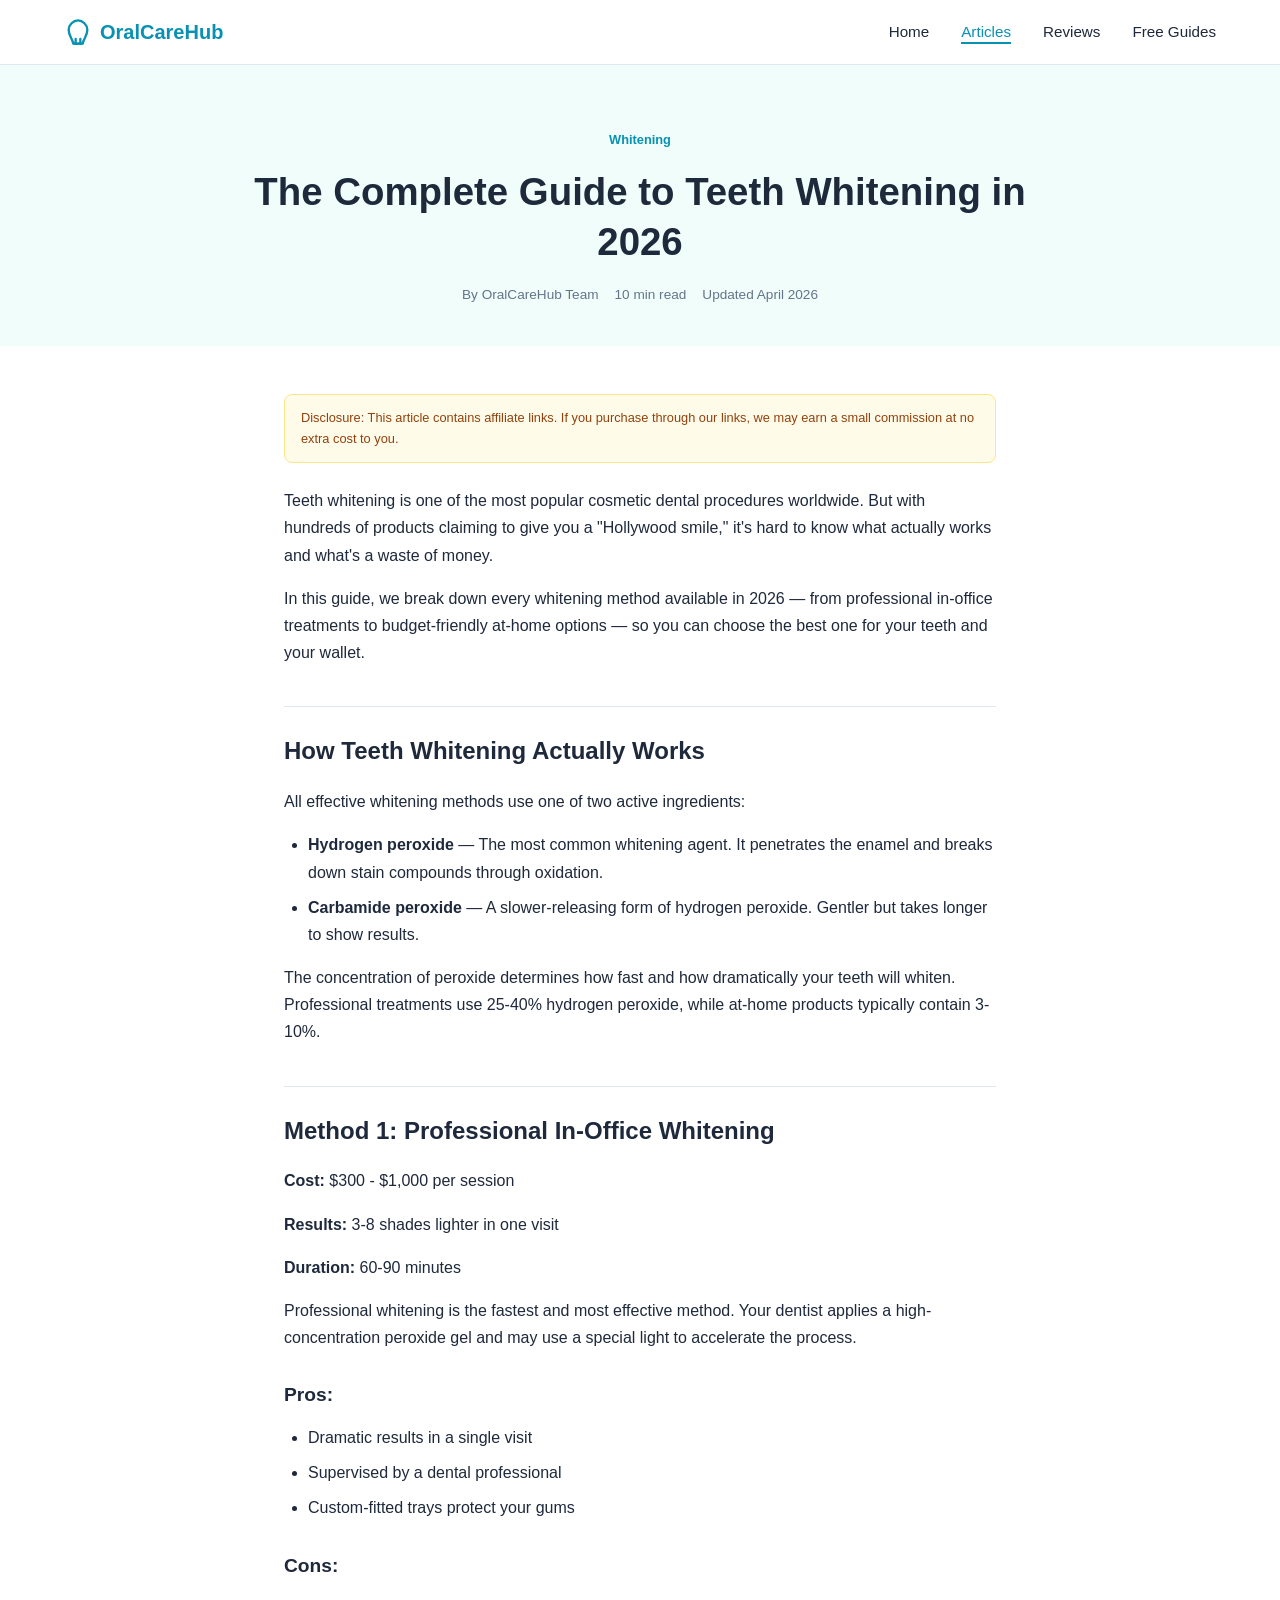
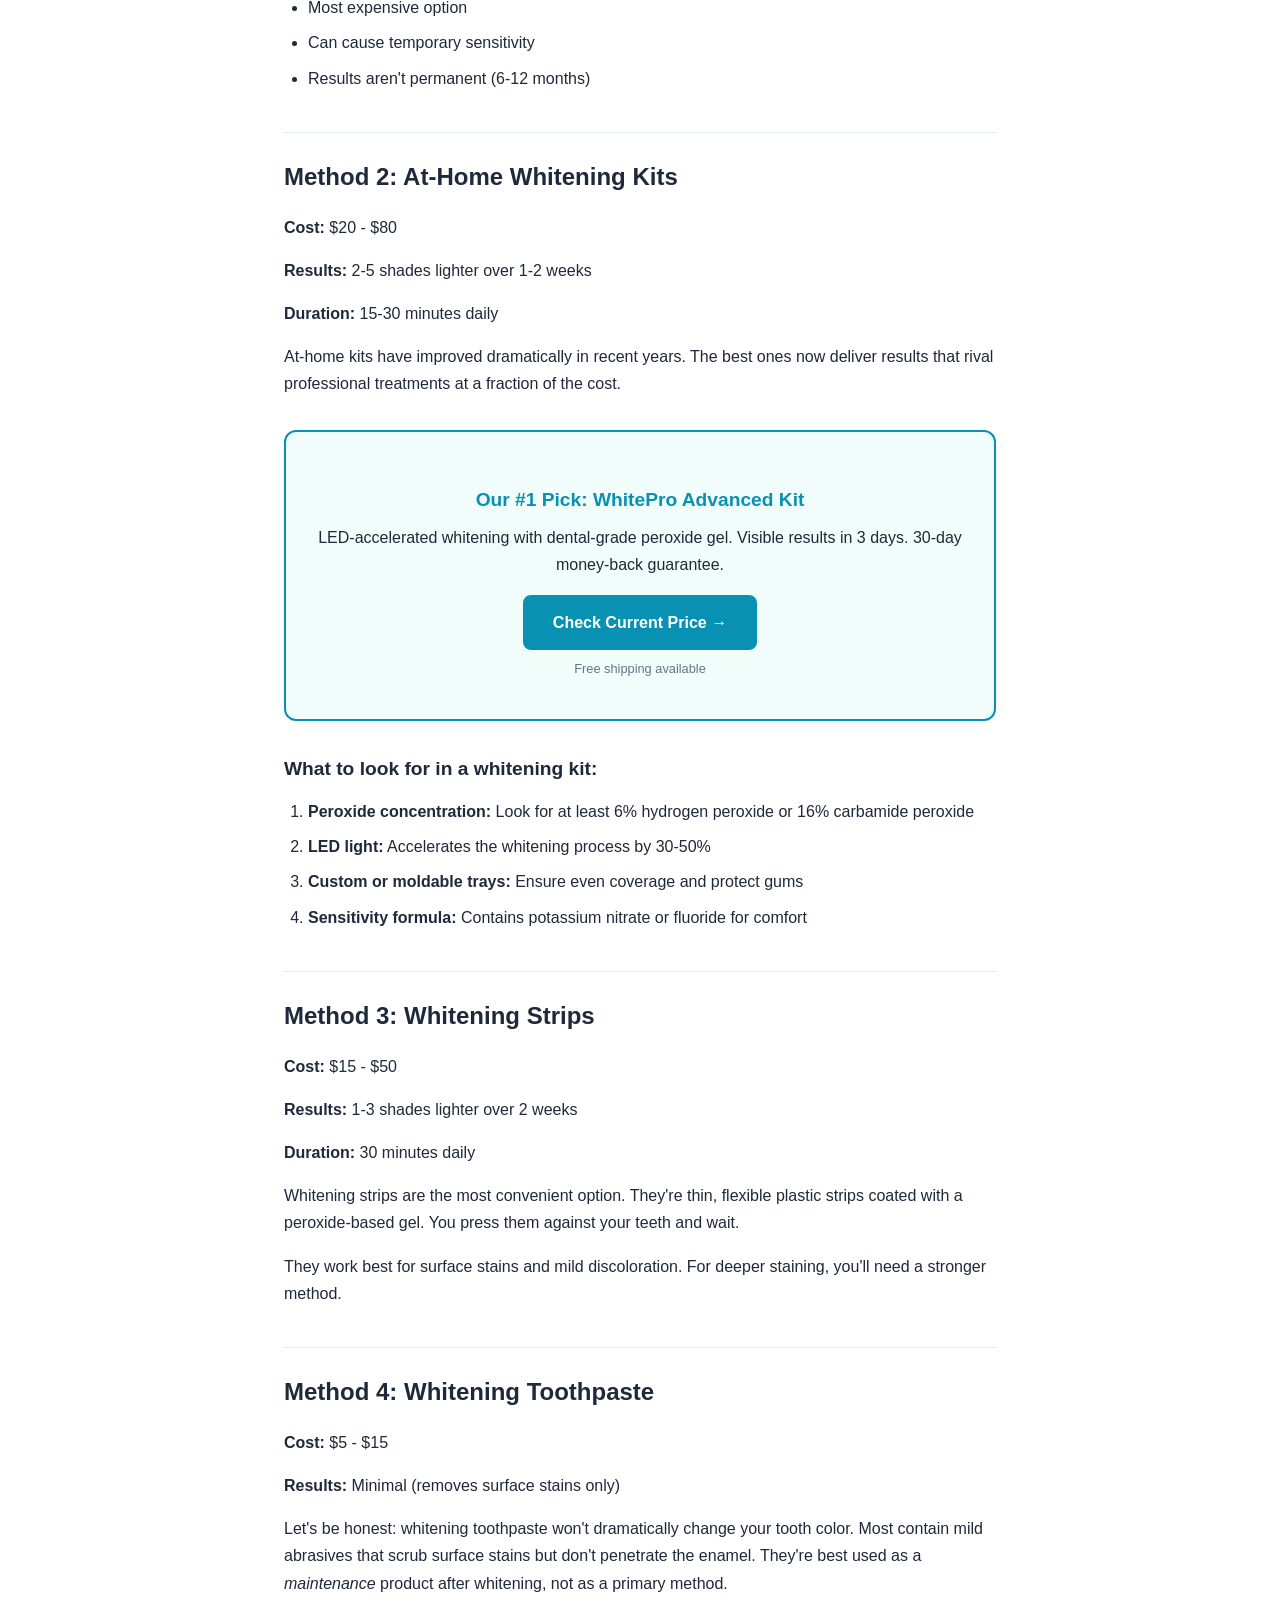
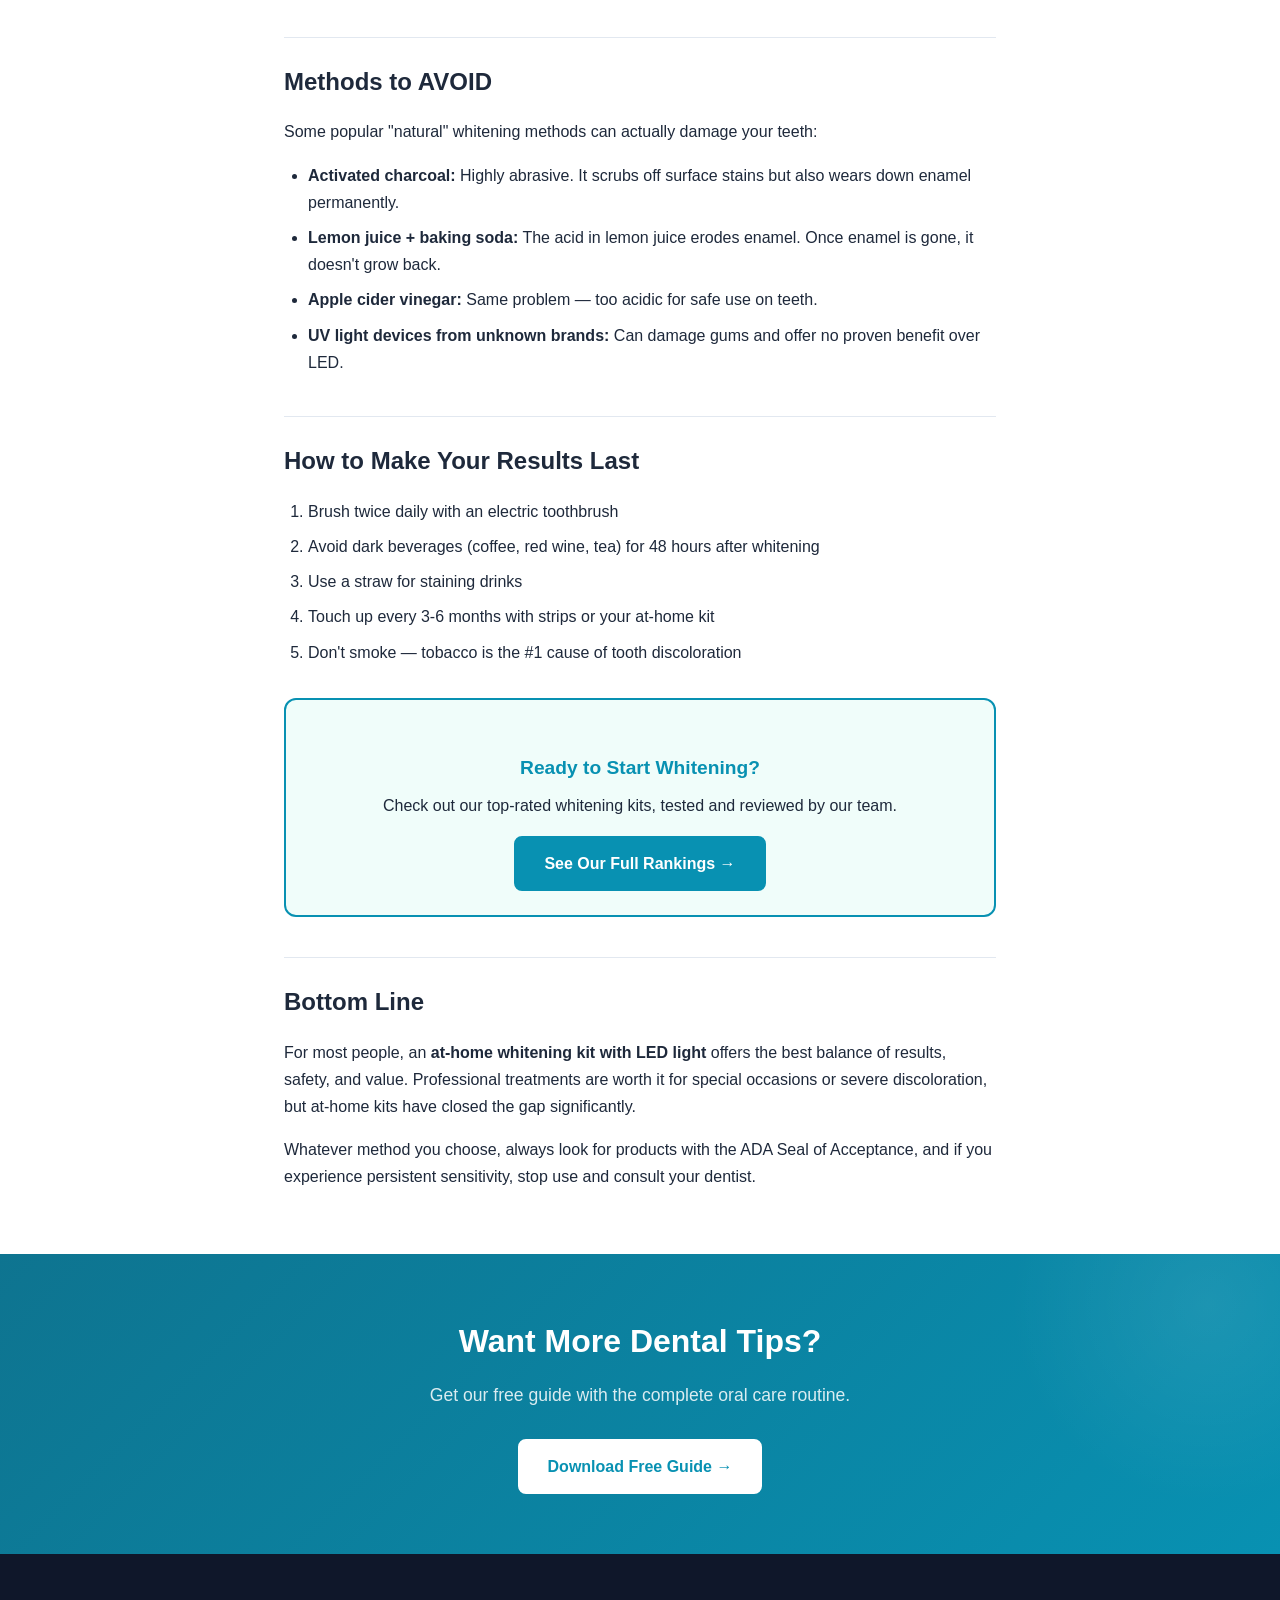
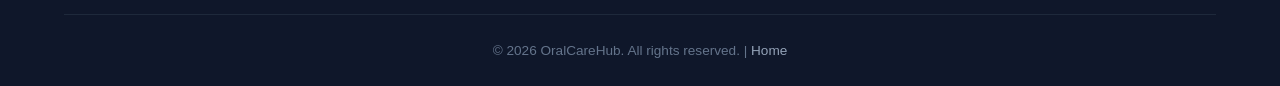
<file: blog/teeth-whitening-guide.html>
<!DOCTYPE html>
<html lang="en">
<head>
  <meta charset="UTF-8">
  <meta name="viewport" content="width=device-width, initial-scale=1.0">
  <meta name="description" content="Complete guide to teeth whitening in 2026. Compare professional treatments, at-home kits, and natural methods. Find what works best for your budget.">
  <meta name="keywords" content="teeth whitening, whitening strips, teeth whitening kit, how to whiten teeth, teeth whitening at home">
  <title>Complete Guide to Teeth Whitening in 2026 - OralCareHub</title>
  <link rel="stylesheet" href="../css/style.css">
</head>
<body>
  <header class="header">
    <nav class="nav container">
      <a href="../" class="nav-logo">
        <svg viewBox="0 0 24 24" fill="none" stroke="currentColor" stroke-width="2" stroke-linecap="round" stroke-linejoin="round"><path d="M12 2C8 2 4 6 4 10c0 3 1 5 2 7 1.5 3 2 5 2 5h8s.5-2 2-5c1-2 2-4 2-7 0-4-4-8-8-8z"/><line x1="10" y1="18" x2="10" y2="22"/><line x1="14" y1="18" x2="14" y2="22"/><line x1="9" y1="22" x2="15" y2="22"/></svg>
        OralCareHub
      </a>
      <ul class="nav-links" id="navLinks">
        <li><a href="../">Home</a></li>
        <li><a href="./" class="active">Articles</a></li>
        <li><a href="../reviews/">Reviews</a></li>
        <li><a href="../resources/">Free Guides</a></li>
      </ul>
      <button class="nav-toggle" id="navToggle" aria-label="Toggle menu">
        <span></span><span></span><span></span>
      </button>
    </nav>
  </header>

  <section class="article-header">
    <div class="container">
      <span class="article-card-tag">Whitening</span>
      <h1>The Complete Guide to Teeth Whitening in 2026</h1>
      <div class="blog-meta" style="justify-content:center;margin-top:16px">
        <span>By OralCareHub Team</span>
        <span>10 min read</span>
        <span>Updated April 2026</span>
      </div>
    </div>
  </section>

  <div class="article-content">
    <div class="affiliate-disclaimer">
      Disclosure: This article contains affiliate links. If you purchase through our links, we may earn a small commission at no extra cost to you.
    </div>

    <p>Teeth whitening is one of the most popular cosmetic dental procedures worldwide. But with hundreds of products claiming to give you a "Hollywood smile," it's hard to know what actually works and what's a waste of money.</p>

    <p>In this guide, we break down every whitening method available in 2026 — from professional in-office treatments to budget-friendly at-home options — so you can choose the best one for your teeth and your wallet.</p>

    <h2>How Teeth Whitening Actually Works</h2>

    <p>All effective whitening methods use one of two active ingredients:</p>

    <ul>
      <li><strong>Hydrogen peroxide</strong> — The most common whitening agent. It penetrates the enamel and breaks down stain compounds through oxidation.</li>
      <li><strong>Carbamide peroxide</strong> — A slower-releasing form of hydrogen peroxide. Gentler but takes longer to show results.</li>
    </ul>

    <p>The concentration of peroxide determines how fast and how dramatically your teeth will whiten. Professional treatments use 25-40% hydrogen peroxide, while at-home products typically contain 3-10%.</p>

    <h2>Method 1: Professional In-Office Whitening</h2>

    <p><strong>Cost:</strong> $300 - $1,000 per session</p>
    <p><strong>Results:</strong> 3-8 shades lighter in one visit</p>
    <p><strong>Duration:</strong> 60-90 minutes</p>

    <p>Professional whitening is the fastest and most effective method. Your dentist applies a high-concentration peroxide gel and may use a special light to accelerate the process.</p>

    <h3>Pros:</h3>
    <ul>
      <li>Dramatic results in a single visit</li>
      <li>Supervised by a dental professional</li>
      <li>Custom-fitted trays protect your gums</li>
    </ul>

    <h3>Cons:</h3>
    <ul>
      <li>Most expensive option</li>
      <li>Can cause temporary sensitivity</li>
      <li>Results aren't permanent (6-12 months)</li>
    </ul>

    <h2>Method 2: At-Home Whitening Kits</h2>

    <p><strong>Cost:</strong> $20 - $80</p>
    <p><strong>Results:</strong> 2-5 shades lighter over 1-2 weeks</p>
    <p><strong>Duration:</strong> 15-30 minutes daily</p>

    <p>At-home kits have improved dramatically in recent years. The best ones now deliver results that rival professional treatments at a fraction of the cost.</p>

    <!-- AFFILIATE BOX - Replace href with your MyLead affiliate link -->
    <div class="affiliate-box">
      <h3>Our #1 Pick: WhitePro Advanced Kit</h3>
      <p>LED-accelerated whitening with dental-grade peroxide gel. Visible results in 3 days. 30-day money-back guarantee.</p>
      <a href="#" class="btn btn-primary" data-affiliate="whitening-kit-1">Check Current Price &rarr;</a>
      <p class="mt-1" style="font-size:0.8rem;color:var(--text-light)">Free shipping available</p>
    </div>

    <h3>What to look for in a whitening kit:</h3>
    <ol>
      <li><strong>Peroxide concentration:</strong> Look for at least 6% hydrogen peroxide or 16% carbamide peroxide</li>
      <li><strong>LED light:</strong> Accelerates the whitening process by 30-50%</li>
      <li><strong>Custom or moldable trays:</strong> Ensure even coverage and protect gums</li>
      <li><strong>Sensitivity formula:</strong> Contains potassium nitrate or fluoride for comfort</li>
    </ol>

    <h2>Method 3: Whitening Strips</h2>

    <p><strong>Cost:</strong> $15 - $50</p>
    <p><strong>Results:</strong> 1-3 shades lighter over 2 weeks</p>
    <p><strong>Duration:</strong> 30 minutes daily</p>

    <p>Whitening strips are the most convenient option. They're thin, flexible plastic strips coated with a peroxide-based gel. You press them against your teeth and wait.</p>

    <p>They work best for surface stains and mild discoloration. For deeper staining, you'll need a stronger method.</p>

    <h2>Method 4: Whitening Toothpaste</h2>

    <p><strong>Cost:</strong> $5 - $15</p>
    <p><strong>Results:</strong> Minimal (removes surface stains only)</p>

    <p>Let's be honest: whitening toothpaste won't dramatically change your tooth color. Most contain mild abrasives that scrub surface stains but don't penetrate the enamel. They're best used as a <em>maintenance</em> product after whitening, not as a primary method.</p>

    <h2>Methods to AVOID</h2>

    <p>Some popular "natural" whitening methods can actually damage your teeth:</p>

    <ul>
      <li><strong>Activated charcoal:</strong> Highly abrasive. It scrubs off surface stains but also wears down enamel permanently.</li>
      <li><strong>Lemon juice + baking soda:</strong> The acid in lemon juice erodes enamel. Once enamel is gone, it doesn't grow back.</li>
      <li><strong>Apple cider vinegar:</strong> Same problem — too acidic for safe use on teeth.</li>
      <li><strong>UV light devices from unknown brands:</strong> Can damage gums and offer no proven benefit over LED.</li>
    </ul>

    <h2>How to Make Your Results Last</h2>

    <ol>
      <li>Brush twice daily with an electric toothbrush</li>
      <li>Avoid dark beverages (coffee, red wine, tea) for 48 hours after whitening</li>
      <li>Use a straw for staining drinks</li>
      <li>Touch up every 3-6 months with strips or your at-home kit</li>
      <li>Don't smoke — tobacco is the #1 cause of tooth discoloration</li>
    </ol>

    <div class="affiliate-box">
      <h3>Ready to Start Whitening?</h3>
      <p>Check out our top-rated whitening kits, tested and reviewed by our team.</p>
      <a href="../reviews/" class="btn btn-primary">See Our Full Rankings &rarr;</a>
    </div>

    <h2>Bottom Line</h2>

    <p>For most people, an <strong>at-home whitening kit with LED light</strong> offers the best balance of results, safety, and value. Professional treatments are worth it for special occasions or severe discoloration, but at-home kits have closed the gap significantly.</p>

    <p>Whatever method you choose, always look for products with the ADA Seal of Acceptance, and if you experience persistent sensitivity, stop use and consult your dentist.</p>
  </div>

  <section class="cta-banner">
    <div class="container">
      <h2>Want More Dental Tips?</h2>
      <p>Get our free guide with the complete oral care routine.</p>
      <a href="../resources/" class="btn">Download Free Guide &rarr;</a>
    </div>
  </section>

  <footer class="footer">
    <div class="container">
      <div class="footer-bottom">
        <p>&copy; 2026 OralCareHub. All rights reserved. | <a href="../" style="color:#94a3b8">Home</a></p>
      </div>
    </div>
  </footer>
  <script src="../js/main.js"></script>
</body>
</html>
</file>
<file: css/style.css>
/* ============================================
   OralCareHub - Global Styles
   Clean, professional dental health brand
   ============================================ */

:root {
  --primary: #0891b2;
  --primary-dark: #0e7490;
  --primary-light: #22d3ee;
  --accent: #06b6d4;
  --bg: #ffffff;
  --bg-alt: #f0fdfa;
  --bg-dark: #0f172a;
  --text: #1e293b;
  --text-light: #64748b;
  --text-white: #f8fafc;
  --border: #e2e8f0;
  --shadow: 0 1px 3px rgba(0,0,0,0.1), 0 1px 2px rgba(0,0,0,0.06);
  --shadow-md: 0 4px 6px rgba(0,0,0,0.07), 0 2px 4px rgba(0,0,0,0.06);
  --shadow-lg: 0 10px 15px rgba(0,0,0,0.1), 0 4px 6px rgba(0,0,0,0.05);
  --radius: 8px;
  --radius-lg: 12px;
  --max-width: 1200px;
  --transition: 0.2s ease;
}

*, *::before, *::after {
  margin: 0;
  padding: 0;
  box-sizing: border-box;
}

html {
  scroll-behavior: smooth;
  font-size: 16px;
}

body {
  font-family: -apple-system, BlinkMacSystemFont, 'Segoe UI', Roboto, Oxygen, Ubuntu, sans-serif;
  color: var(--text);
  background: var(--bg);
  line-height: 1.7;
  -webkit-font-smoothing: antialiased;
}

a {
  color: var(--primary);
  text-decoration: none;
  transition: color var(--transition);
}

a:hover {
  color: var(--primary-dark);
}

img {
  max-width: 100%;
  height: auto;
  display: block;
}

.container {
  max-width: var(--max-width);
  margin: 0 auto;
  padding: 0 24px;
}

/* ---- HEADER / NAV ---- */
.header {
  background: var(--bg);
  border-bottom: 1px solid var(--border);
  position: sticky;
  top: 0;
  z-index: 100;
  backdrop-filter: blur(8px);
  background: rgba(255,255,255,0.95);
}

.nav {
  display: flex;
  align-items: center;
  justify-content: space-between;
  height: 64px;
}

.nav-logo {
  font-size: 1.25rem;
  font-weight: 700;
  color: var(--primary);
  display: flex;
  align-items: center;
  gap: 8px;
}

.nav-logo svg {
  width: 28px;
  height: 28px;
}

.nav-links {
  display: flex;
  list-style: none;
  gap: 32px;
}

.nav-links a {
  color: var(--text);
  font-weight: 500;
  font-size: 0.95rem;
  transition: color var(--transition);
}

.nav-links a:hover,
.nav-links a.active {
  color: var(--primary);
}

.nav-toggle {
  display: none;
  background: none;
  border: none;
  cursor: pointer;
  padding: 4px;
}

.nav-toggle span {
  display: block;
  width: 24px;
  height: 2px;
  background: var(--text);
  margin: 5px 0;
  transition: var(--transition);
}

/* ---- HERO ---- */
.hero {
  padding: 80px 0;
  text-align: center;
  background: linear-gradient(135deg, var(--bg-alt) 0%, var(--bg) 100%);
}

.hero h1 {
  font-size: 3rem;
  font-weight: 800;
  line-height: 1.2;
  color: var(--text);
  margin-bottom: 20px;
  max-width: 800px;
  margin-left: auto;
  margin-right: auto;
}

.hero h1 span {
  color: var(--primary);
}

.hero p {
  font-size: 1.2rem;
  color: var(--text-light);
  max-width: 600px;
  margin: 0 auto 32px;
}

.hero-cta {
  display: inline-flex;
  gap: 16px;
  flex-wrap: wrap;
  justify-content: center;
}

/* ---- BUTTONS ---- */
.btn {
  display: inline-flex;
  align-items: center;
  gap: 8px;
  padding: 12px 28px;
  border-radius: var(--radius);
  font-weight: 600;
  font-size: 1rem;
  cursor: pointer;
  transition: all var(--transition);
  border: 2px solid transparent;
}

.btn-primary {
  background: var(--primary);
  color: white;
  border-color: var(--primary);
}

.btn-primary:hover {
  background: var(--primary-dark);
  border-color: var(--primary-dark);
  color: white;
  transform: translateY(-1px);
  box-shadow: var(--shadow-md);
}

.btn-outline {
  background: transparent;
  color: var(--primary);
  border-color: var(--primary);
}

.btn-outline:hover {
  background: var(--primary);
  color: white;
  transform: translateY(-1px);
}

/* ---- SECTIONS ---- */
.section {
  padding: 80px 0;
}

.section-alt {
  background: var(--bg-alt);
}

.section-title {
  font-size: 2rem;
  font-weight: 700;
  text-align: center;
  margin-bottom: 12px;
}

.section-subtitle {
  text-align: center;
  color: var(--text-light);
  font-size: 1.1rem;
  margin-bottom: 48px;
  max-width: 600px;
  margin-left: auto;
  margin-right: auto;
}

/* ---- CARD GRID ---- */
.grid {
  display: grid;
  gap: 24px;
}

.grid-3 {
  grid-template-columns: repeat(3, 1fr);
}

.grid-2 {
  grid-template-columns: repeat(2, 1fr);
}

.card {
  background: var(--bg);
  border: 1px solid var(--border);
  border-radius: var(--radius-lg);
  padding: 32px;
  transition: all var(--transition);
}

.card:hover {
  box-shadow: var(--shadow-lg);
  transform: translateY(-2px);
}

.card-icon {
  width: 48px;
  height: 48px;
  background: var(--bg-alt);
  border-radius: var(--radius);
  display: flex;
  align-items: center;
  justify-content: center;
  margin-bottom: 16px;
  color: var(--primary);
}

.card h3 {
  font-size: 1.2rem;
  font-weight: 600;
  margin-bottom: 8px;
}

.card p {
  color: var(--text-light);
  font-size: 0.95rem;
}

.card-link {
  display: inline-flex;
  align-items: center;
  gap: 4px;
  margin-top: 16px;
  font-weight: 600;
  font-size: 0.95rem;
}

/* ---- ARTICLE CARDS ---- */
.article-card {
  border-radius: var(--radius-lg);
  overflow: hidden;
  background: var(--bg);
  border: 1px solid var(--border);
  transition: all var(--transition);
}

.article-card:hover {
  box-shadow: var(--shadow-lg);
  transform: translateY(-2px);
}

.article-card-img {
  width: 100%;
  height: 200px;
  background: linear-gradient(135deg, var(--primary-light), var(--primary));
  display: flex;
  align-items: center;
  justify-content: center;
  color: white;
  font-size: 2.5rem;
}

.article-card-body {
  padding: 24px;
}

.article-card-tag {
  display: inline-block;
  background: var(--bg-alt);
  color: var(--primary);
  font-size: 0.8rem;
  font-weight: 600;
  padding: 4px 12px;
  border-radius: 20px;
  margin-bottom: 12px;
}

.article-card-body h3 {
  font-size: 1.15rem;
  font-weight: 600;
  margin-bottom: 8px;
  line-height: 1.4;
}

.article-card-body p {
  color: var(--text-light);
  font-size: 0.9rem;
  margin-bottom: 16px;
}

/* ---- PRODUCT CARDS ---- */
.product-card {
  background: var(--bg);
  border: 1px solid var(--border);
  border-radius: var(--radius-lg);
  padding: 24px;
  text-align: center;
  transition: all var(--transition);
}

.product-card:hover {
  box-shadow: var(--shadow-lg);
  transform: translateY(-2px);
}

.product-card-badge {
  display: inline-block;
  background: #fef3c7;
  color: #d97706;
  font-size: 0.75rem;
  font-weight: 700;
  padding: 4px 10px;
  border-radius: 20px;
  margin-bottom: 16px;
  text-transform: uppercase;
}

.product-card-img {
  width: 120px;
  height: 120px;
  margin: 0 auto 16px;
  background: var(--bg-alt);
  border-radius: 50%;
  display: flex;
  align-items: center;
  justify-content: center;
  font-size: 3rem;
}

.product-card h3 {
  font-size: 1.1rem;
  margin-bottom: 4px;
}

.product-card .price {
  font-size: 1.3rem;
  font-weight: 700;
  color: var(--primary);
  margin: 8px 0;
}

.product-card .rating {
  color: #f59e0b;
  font-size: 0.9rem;
  margin-bottom: 12px;
}

.product-card .btn {
  width: 100%;
  justify-content: center;
}

/* ---- CTA BANNER ---- */
.cta-banner {
  background: linear-gradient(135deg, var(--primary-dark), var(--primary));
  color: white;
  padding: 60px 0;
  text-align: center;
}

.cta-banner h2 {
  font-size: 2rem;
  font-weight: 700;
  margin-bottom: 12px;
  color: white;
}

.cta-banner p {
  color: rgba(255,255,255,0.85);
  font-size: 1.1rem;
  margin-bottom: 28px;
  max-width: 500px;
  margin-left: auto;
  margin-right: auto;
}

.cta-banner .btn {
  background: white;
  color: var(--primary);
  border-color: white;
}

.cta-banner .btn:hover {
  background: var(--bg-alt);
  color: var(--primary-dark);
}

/* ---- RESOURCE / LOCKER SECTION ---- */
.resource-card {
  background: var(--bg);
  border: 2px dashed var(--border);
  border-radius: var(--radius-lg);
  padding: 32px;
  text-align: center;
  transition: all var(--transition);
}

.resource-card:hover {
  border-color: var(--primary);
}

.resource-card-icon {
  font-size: 2.5rem;
  margin-bottom: 16px;
}

.resource-card h3 {
  margin-bottom: 8px;
}

.resource-card p {
  color: var(--text-light);
  font-size: 0.9rem;
  margin-bottom: 20px;
}

/* ---- CONTENT LOCKER OVERLAY ---- */
.content-locker {
  position: relative;
}

.content-locker .locked-content {
  filter: blur(4px);
  pointer-events: none;
  user-select: none;
}

.content-locker .locker-overlay {
  position: absolute;
  inset: 0;
  background: rgba(255,255,255,0.85);
  backdrop-filter: blur(2px);
  display: flex;
  flex-direction: column;
  align-items: center;
  justify-content: center;
  border-radius: var(--radius-lg);
  padding: 32px;
  text-align: center;
}

.locker-overlay h3 {
  font-size: 1.3rem;
  margin-bottom: 8px;
}

.locker-overlay p {
  color: var(--text-light);
  margin-bottom: 20px;
}

/* ---- BLOG LIST ---- */
.blog-list {
  display: flex;
  flex-direction: column;
  gap: 24px;
}

.blog-list-item {
  display: flex;
  gap: 24px;
  padding: 24px;
  background: var(--bg);
  border: 1px solid var(--border);
  border-radius: var(--radius-lg);
  transition: all var(--transition);
}

.blog-list-item:hover {
  box-shadow: var(--shadow-md);
}

.blog-list-item-img {
  width: 240px;
  min-height: 160px;
  background: linear-gradient(135deg, var(--primary-light), var(--primary));
  border-radius: var(--radius);
  flex-shrink: 0;
  display: flex;
  align-items: center;
  justify-content: center;
  color: white;
  font-size: 2rem;
}

.blog-list-item-body h3 {
  font-size: 1.2rem;
  margin-bottom: 8px;
  line-height: 1.4;
}

.blog-list-item-body p {
  color: var(--text-light);
  font-size: 0.9rem;
  margin-bottom: 12px;
}

.blog-meta {
  display: flex;
  gap: 16px;
  color: var(--text-light);
  font-size: 0.85rem;
}

/* ---- FOOTER ---- */
.footer {
  background: var(--bg-dark);
  color: var(--text-white);
  padding: 60px 0 24px;
}

.footer-grid {
  display: grid;
  grid-template-columns: 2fr 1fr 1fr 1fr;
  gap: 40px;
  margin-bottom: 40px;
}

.footer-brand {
  font-size: 1.25rem;
  font-weight: 700;
  color: var(--primary-light);
  margin-bottom: 12px;
}

.footer-desc {
  color: #94a3b8;
  font-size: 0.9rem;
  line-height: 1.6;
}

.footer h4 {
  font-size: 0.9rem;
  font-weight: 600;
  text-transform: uppercase;
  letter-spacing: 0.05em;
  margin-bottom: 16px;
  color: #cbd5e1;
}

.footer ul {
  list-style: none;
  display: flex;
  flex-direction: column;
  gap: 10px;
}

.footer ul a {
  color: #94a3b8;
  font-size: 0.9rem;
  transition: color var(--transition);
}

.footer ul a:hover {
  color: var(--primary-light);
}

.footer-bottom {
  border-top: 1px solid #1e293b;
  padding-top: 24px;
  text-align: center;
  color: #64748b;
  font-size: 0.85rem;
}

/* ---- ARTICLE PAGE ---- */
.article-header {
  padding: 60px 0 40px;
  text-align: center;
  background: var(--bg-alt);
}

.article-header h1 {
  font-size: 2.4rem;
  font-weight: 700;
  max-width: 800px;
  margin: 0 auto 16px;
  line-height: 1.3;
}

.article-content {
  max-width: 760px;
  margin: 0 auto;
  padding: 48px 24px;
}

.article-content h2 {
  font-size: 1.5rem;
  margin: 40px 0 16px;
  padding-top: 24px;
  border-top: 1px solid var(--border);
}

.article-content h3 {
  font-size: 1.2rem;
  margin: 28px 0 12px;
}

.article-content p {
  margin-bottom: 16px;
  color: var(--text);
}

.article-content ul,
.article-content ol {
  margin: 0 0 16px 24px;
}

.article-content li {
  margin-bottom: 8px;
}

.article-content blockquote {
  border-left: 4px solid var(--primary);
  padding: 16px 24px;
  margin: 24px 0;
  background: var(--bg-alt);
  border-radius: 0 var(--radius) var(--radius) 0;
}

.article-content .affiliate-box {
  background: var(--bg-alt);
  border: 2px solid var(--primary);
  border-radius: var(--radius-lg);
  padding: 24px;
  margin: 32px 0;
  text-align: center;
}

.affiliate-box h3 {
  color: var(--primary);
  margin-bottom: 8px;
}

.affiliate-box p {
  margin-bottom: 16px;
}

/* ---- RESPONSIVE ---- */
@media (max-width: 968px) {
  .grid-3 {
    grid-template-columns: repeat(2, 1fr);
  }

  .footer-grid {
    grid-template-columns: repeat(2, 1fr);
  }

  .hero h1 {
    font-size: 2.2rem;
  }
}

@media (max-width: 640px) {
  .grid-3, .grid-2 {
    grid-template-columns: 1fr;
  }

  .footer-grid {
    grid-template-columns: 1fr;
  }

  .hero {
    padding: 48px 0;
  }

  .hero h1 {
    font-size: 1.8rem;
  }

  .section {
    padding: 48px 0;
  }

  .nav-links {
    display: none;
    flex-direction: column;
    position: absolute;
    top: 64px;
    left: 0;
    right: 0;
    background: var(--bg);
    border-bottom: 1px solid var(--border);
    padding: 16px 24px;
    gap: 16px;
    box-shadow: var(--shadow-md);
  }

  .nav-links.active {
    display: flex;
  }

  .nav-toggle {
    display: block;
  }

  .blog-list-item {
    flex-direction: column;
  }

  .blog-list-item-img {
    width: 100%;
    min-height: 140px;
  }
}

/* ---- UTILITIES ---- */
.text-center { text-align: center; }
.mt-1 { margin-top: 8px; }
.mt-2 { margin-top: 16px; }
.mt-3 { margin-top: 24px; }
.mt-4 { margin-top: 32px; }
.mb-2 { margin-bottom: 16px; }
.mb-3 { margin-bottom: 24px; }

/* ---- DISCLAIMER ---- */
.affiliate-disclaimer {
  background: #fefce8;
  border: 1px solid #fde68a;
  border-radius: var(--radius);
  padding: 12px 16px;
  font-size: 0.8rem;
  color: #92400e;
  margin-bottom: 24px;
}

/* ============================================
   ANIMATIONS & ENHANCED DESIGN
   ============================================ */

/* ---- KEYFRAME ANIMATIONS ---- */
@keyframes fadeInUp {
  from { opacity: 0; transform: translateY(40px); }
  to   { opacity: 1; transform: translateY(0); }
}

@keyframes float {
  0%, 100% { transform: translateY(0); }
  50%      { transform: translateY(-8px); }
}

@keyframes gradientShift {
  0%   { background-position: 0% 50%; }
  50%  { background-position: 100% 50%; }
  100% { background-position: 0% 50%; }
}

@keyframes shimmer {
  0%   { background-position: -200% center; }
  100% { background-position: 200% center; }
}

@keyframes pulseGlow {
  0%, 100% { box-shadow: 0 0 0 0 rgba(8, 145, 178, 0.4); }
  50%      { box-shadow: 0 0 0 12px rgba(8, 145, 178, 0); }
}

@keyframes slideInHeader {
  from { transform: translateY(-100%); opacity: 0; }
  to   { transform: translateY(0); opacity: 1; }
}

@keyframes iconBounce {
  0%, 100% { transform: scale(1); }
  50%      { transform: scale(1.15); }
}

/* ---- SCROLL REVEAL SYSTEM ---- */
.reveal {
  opacity: 0;
  transform: translateY(40px);
  transition: opacity 0.7s cubic-bezier(0.22, 1, 0.36, 1),
              transform 0.7s cubic-bezier(0.22, 1, 0.36, 1);
}

.reveal.visible {
  opacity: 1;
  transform: translateY(0);
}

.reveal-left {
  opacity: 0;
  transform: translateX(-40px);
  transition: opacity 0.7s cubic-bezier(0.22, 1, 0.36, 1),
              transform 0.7s cubic-bezier(0.22, 1, 0.36, 1);
}

.reveal-left.visible {
  opacity: 1;
  transform: translateX(0);
}

.reveal-right {
  opacity: 0;
  transform: translateX(40px);
  transition: opacity 0.7s cubic-bezier(0.22, 1, 0.36, 1),
              transform 0.7s cubic-bezier(0.22, 1, 0.36, 1);
}

.reveal-right.visible {
  opacity: 1;
  transform: translateX(0);
}

.reveal-scale {
  opacity: 0;
  transform: scale(0.85);
  transition: opacity 0.6s cubic-bezier(0.22, 1, 0.36, 1),
              transform 0.6s cubic-bezier(0.22, 1, 0.36, 1);
}

.reveal-scale.visible {
  opacity: 1;
  transform: scale(1);
}

/* Stagger delays for grid children */
.stagger > *:nth-child(1) { transition-delay: 0s; }
.stagger > *:nth-child(2) { transition-delay: 0.12s; }
.stagger > *:nth-child(3) { transition-delay: 0.24s; }
.stagger > *:nth-child(4) { transition-delay: 0.32s; }
.stagger > *:nth-child(5) { transition-delay: 0.40s; }
.stagger > *:nth-child(6) { transition-delay: 0.48s; }

/* ---- ENHANCED HEADER ---- */
.header {
  animation: slideInHeader 0.5s ease-out;
}

.header.scrolled {
  box-shadow: var(--shadow-md);
}

/* Nav link hover underline animation */
.nav-links a {
  position: relative;
}

.nav-links a::after {
  content: '';
  position: absolute;
  bottom: -4px;
  left: 0;
  width: 0;
  height: 2px;
  background: var(--primary);
  transition: width 0.3s cubic-bezier(0.22, 1, 0.36, 1);
}

.nav-links a:hover::after,
.nav-links a.active::after {
  width: 100%;
}

/* ---- ENHANCED HERO ---- */
.hero {
  background: linear-gradient(135deg, var(--bg-alt) 0%, #e0f7fa 30%, var(--bg) 70%, var(--bg-alt) 100%);
  background-size: 300% 300%;
  animation: gradientShift 8s ease infinite;
  position: relative;
  overflow: hidden;
}

.hero::before {
  content: '';
  position: absolute;
  top: -50%;
  right: -20%;
  width: 500px;
  height: 500px;
  background: radial-gradient(circle, rgba(8, 145, 178, 0.06) 0%, transparent 70%);
  border-radius: 50%;
  pointer-events: none;
}

.hero::after {
  content: '';
  position: absolute;
  bottom: -30%;
  left: -15%;
  width: 400px;
  height: 400px;
  background: radial-gradient(circle, rgba(34, 211, 238, 0.05) 0%, transparent 70%);
  border-radius: 50%;
  pointer-events: none;
}

.hero h1 {
  animation: fadeInUp 0.8s ease-out both;
}

.hero h1 span {
  background: linear-gradient(135deg, var(--primary), var(--primary-light), var(--primary));
  background-size: 200% auto;
  -webkit-background-clip: text;
  -webkit-text-fill-color: transparent;
  background-clip: text;
  animation: shimmer 4s linear infinite;
}

.hero p {
  animation: fadeInUp 0.8s ease-out 0.15s both;
}

.hero-cta {
  animation: fadeInUp 0.8s ease-out 0.3s both;
}

/* Hero CTA pulse */
.hero-cta .btn-primary {
  animation: pulseGlow 2.5s ease-in-out infinite 1.5s;
}

/* ---- ENHANCED CARDS ---- */
.card {
  transition: all 0.35s cubic-bezier(0.22, 1, 0.36, 1);
}

.card:hover {
  box-shadow: var(--shadow-lg);
  transform: translateY(-6px);
  border-color: rgba(8, 145, 178, 0.2);
}

.card:hover .card-icon {
  animation: iconBounce 0.5s ease;
  background: var(--primary);
  color: white;
}

.card-icon {
  transition: all 0.3s ease;
}

/* ---- ENHANCED ARTICLE CARDS ---- */
.article-card {
  transition: all 0.4s cubic-bezier(0.22, 1, 0.36, 1);
}

.article-card:hover {
  box-shadow: 0 20px 40px rgba(8, 145, 178, 0.15);
  transform: translateY(-8px);
}

.article-card-img {
  background: linear-gradient(135deg, var(--primary-light), var(--primary), var(--primary-dark));
  background-size: 200% 200%;
  transition: background-position 0.6s ease;
  position: relative;
  overflow: hidden;
}

.article-card:hover .article-card-img {
  background-position: 100% 100%;
}

.article-card-img::after {
  content: '';
  position: absolute;
  top: 0;
  left: -100%;
  width: 50%;
  height: 100%;
  background: linear-gradient(90deg, transparent, rgba(255,255,255,0.2), transparent);
  transition: left 0.6s ease;
}

.article-card:hover .article-card-img::after {
  left: 100%;
}

.card-link {
  transition: gap 0.3s ease, color 0.3s ease;
}

.article-card:hover .card-link {
  gap: 8px;
  color: var(--primary-dark);
}

/* ---- ENHANCED PRODUCT CARDS ---- */
.product-card {
  transition: all 0.4s cubic-bezier(0.22, 1, 0.36, 1);
  position: relative;
  overflow: hidden;
}

.product-card::before {
  content: '';
  position: absolute;
  top: 0;
  left: 0;
  right: 0;
  height: 3px;
  background: linear-gradient(90deg, var(--primary-light), var(--primary), var(--primary-dark));
  transform: scaleX(0);
  transition: transform 0.4s ease;
  transform-origin: left;
}

.product-card:hover::before {
  transform: scaleX(1);
}

.product-card:hover {
  box-shadow: 0 20px 40px rgba(0,0,0,0.1);
  transform: translateY(-8px);
}

.product-card-img {
  transition: transform 0.4s ease;
}

.product-card:hover .product-card-img {
  transform: scale(1.08);
  animation: float 2s ease-in-out infinite;
}

.product-card-badge {
  transition: all 0.3s ease;
}

.product-card:hover .product-card-badge {
  background: var(--primary);
  color: white;
  transform: scale(1.05);
}

/* ---- ENHANCED CTA BANNER ---- */
.cta-banner {
  background: linear-gradient(135deg, var(--primary-dark), var(--primary), var(--primary-light));
  background-size: 200% 200%;
  animation: gradientShift 6s ease infinite;
  position: relative;
  overflow: hidden;
}

.cta-banner::before {
  content: '';
  position: absolute;
  top: -50%;
  right: -10%;
  width: 400px;
  height: 400px;
  background: radial-gradient(circle, rgba(255,255,255,0.08) 0%, transparent 70%);
  border-radius: 50%;
}

.cta-banner .btn {
  transition: all 0.3s ease;
}

.cta-banner .btn:hover {
  transform: translateY(-3px) scale(1.03);
  box-shadow: 0 8px 25px rgba(0,0,0,0.2);
}

/* ---- ENHANCED RESOURCE CARDS ---- */
.resource-card {
  transition: all 0.4s cubic-bezier(0.22, 1, 0.36, 1);
}

.resource-card:hover {
  border-color: var(--primary);
  transform: translateY(-4px);
  box-shadow: var(--shadow-md);
}

.resource-card-icon {
  transition: transform 0.3s ease;
  display: inline-block;
}

.resource-card:hover .resource-card-icon {
  transform: scale(1.2);
  animation: float 2s ease-in-out infinite;
}

/* ---- ENHANCED BLOG LIST ---- */
.blog-list-item {
  transition: all 0.35s cubic-bezier(0.22, 1, 0.36, 1);
}

.blog-list-item:hover {
  box-shadow: var(--shadow-lg);
  transform: translateX(4px);
  border-color: rgba(8, 145, 178, 0.2);
}

/* ---- ENHANCED FOOTER ---- */
.footer ul a {
  position: relative;
  display: inline-block;
}

.footer ul a::after {
  content: '';
  position: absolute;
  bottom: -2px;
  left: 0;
  width: 0;
  height: 1px;
  background: var(--primary-light);
  transition: width 0.3s ease;
}

.footer ul a:hover::after {
  width: 100%;
}

/* ---- BUTTON ENHANCEMENTS ---- */
.btn {
  position: relative;
  overflow: hidden;
}

.btn::after {
  content: '';
  position: absolute;
  top: 50%;
  left: 50%;
  width: 0;
  height: 0;
  background: rgba(255,255,255,0.15);
  border-radius: 50%;
  transform: translate(-50%, -50%);
  transition: width 0.5s ease, height 0.5s ease;
}

.btn:active::after {
  width: 300px;
  height: 300px;
}

/* ---- PREFERS REDUCED MOTION ---- */
@media (prefers-reduced-motion: reduce) {
  *, *::before, *::after {
    animation-duration: 0.01ms !important;
    animation-iteration-count: 1 !important;
    transition-duration: 0.01ms !important;
  }
  .reveal, .reveal-left, .reveal-right, .reveal-scale {
    opacity: 1;
    transform: none;
  }
}
</file>
<file: site/css/style.css>
/* ============================================
   OralCareHub - Global Styles
   Clean, professional dental health brand
   ============================================ */

:root {
  --primary: #0891b2;
  --primary-dark: #0e7490;
  --primary-light: #22d3ee;
  --accent: #06b6d4;
  --secondary: #059669;
  --secondary-light: #10b981;
  --warning: #f59e0b;
  --warning-light: #fbbf24;
  --bg: #ffffff;
  --bg-alt: #f0fdfa;
  --bg-dark: #0f172a;
  --text: #1e293b;
  --text-light: #64748b;
  --text-white: #f8fafc;
  --border: #e2e8f0;
  --shadow: 0 1px 3px rgba(0,0,0,0.1), 0 1px 2px rgba(0,0,0,0.06);
  --shadow-md: 0 4px 6px rgba(0,0,0,0.07), 0 2px 4px rgba(0,0,0,0.06);
  --shadow-lg: 0 10px 15px rgba(0,0,0,0.1), 0 4px 6px rgba(0,0,0,0.05);
  --radius: 8px;
  --radius-lg: 12px;
  --max-width: 1200px;
  --transition: 0.2s ease;
}

*, *::before, *::after {
  margin: 0;
  padding: 0;
  box-sizing: border-box;
}

html {
  scroll-behavior: smooth;
  font-size: 16px;
}

body {
  font-family: -apple-system, BlinkMacSystemFont, 'Segoe UI', Roboto, Oxygen, Ubuntu, sans-serif;
  color: var(--text);
  background: var(--bg);
  line-height: 1.7;
  -webkit-font-smoothing: antialiased;
}

a {
  color: var(--primary);
  text-decoration: none;
  transition: color var(--transition);
}

a:hover {
  color: var(--primary-dark);
}

img {
  max-width: 100%;
  height: auto;
  display: block;
}

.container {
  max-width: var(--max-width);
  margin: 0 auto;
  padding: 0 24px;
}

/* ---- HEADER / NAV ---- */
.header {
  background: var(--bg);
  border-bottom: 1px solid var(--border);
  position: sticky;
  top: 0;
  z-index: 100;
  backdrop-filter: blur(8px);
  background: rgba(255,255,255,0.95);
}

.nav {
  display: flex;
  align-items: center;
  justify-content: space-between;
  height: 64px;
}

.nav-logo {
  font-size: 1.25rem;
  font-weight: 700;
  color: var(--primary);
  display: flex;
  align-items: center;
  gap: 8px;
}

.nav-logo svg {
  width: 28px;
  height: 28px;
}

.nav-links {
  display: flex;
  list-style: none;
  gap: 32px;
}

.nav-links a {
  color: var(--text);
  font-weight: 500;
  font-size: 0.95rem;
  transition: color var(--transition);
}

.nav-links a:hover,
.nav-links a.active {
  color: var(--primary);
}

.nav-toggle {
  display: none;
  background: none;
  border: none;
  cursor: pointer;
  padding: 4px;
}

.nav-toggle span {
  display: block;
  width: 24px;
  height: 2px;
  background: var(--text);
  margin: 5px 0;
  transition: var(--transition);
}

/* ---- HERO ---- */
.hero {
  padding: 100px 0 80px;
  text-align: center;
  background: linear-gradient(135deg, var(--bg-alt) 0%, var(--bg) 100%);
}

.hero h1 {
  font-size: 3.5rem;
  font-weight: 800;
  line-height: 1.2;
  letter-spacing: -0.02em;
  color: var(--text);
  margin-bottom: 20px;
  max-width: 800px;
  margin-left: auto;
  margin-right: auto;
}

.hero h1 span {
  color: var(--primary);
}

.hero p {
  font-size: 1.25rem;
  color: var(--text-light);
  max-width: 600px;
  margin: 0 auto 32px;
  line-height: 1.6;
}

.hero-cta {
  display: inline-flex;
  gap: 16px;
  flex-wrap: wrap;
  justify-content: center;
}

.hero-trust {
  margin-top: 28px;
  display: flex;
  align-items: center;
  justify-content: center;
  gap: 20px;
  color: var(--text-light);
  font-size: 0.9rem;
}

.hero-trust span {
  display: inline-flex;
  align-items: center;
  gap: 6px;
}

.hero-trust svg {
  width: 16px;
  height: 16px;
  color: var(--secondary);
}

/* ---- BUTTONS ---- */
.btn {
  display: inline-flex;
  align-items: center;
  gap: 8px;
  padding: 12px 28px;
  border-radius: var(--radius);
  font-weight: 600;
  font-size: 1rem;
  cursor: pointer;
  transition: all var(--transition);
  border: 2px solid transparent;
}

.btn-primary {
  background: linear-gradient(135deg, var(--primary), var(--primary-dark));
  color: white;
  border-color: var(--primary);
}

.btn-primary:hover {
  background: linear-gradient(135deg, var(--primary-dark), #0c5a6e);
  border-color: var(--primary-dark);
  color: white;
  transform: translateY(-2px);
  box-shadow: 0 8px 25px rgba(8, 145, 178, 0.3);
}

.btn-lg {
  padding: 16px 36px;
  font-size: 1.05rem;
}

.btn-outline {
  background: transparent;
  color: var(--primary);
  border-color: var(--primary);
}

.btn-outline:hover {
  background: var(--primary);
  color: white;
  transform: translateY(-1px);
}

/* ---- SECTIONS ---- */
.section {
  padding: 80px 0;
}

.section-alt {
  background: var(--bg-alt);
}

.section-title {
  font-size: 2.2rem;
  font-weight: 700;
  text-align: center;
  margin-bottom: 12px;
  letter-spacing: -0.01em;
}

.section-subtitle {
  text-align: center;
  color: var(--text-light);
  font-size: 1.1rem;
  margin-bottom: 48px;
  max-width: 600px;
  margin-left: auto;
  margin-right: auto;
}

/* ---- CARD GRID ---- */
.grid {
  display: grid;
  gap: 28px;
}

.grid-3 {
  grid-template-columns: repeat(3, 1fr);
}

.grid-2 {
  grid-template-columns: repeat(2, 1fr);
}

.card {
  background: var(--bg);
  border: 1px solid var(--border);
  border-radius: var(--radius-lg);
  padding: 32px;
  transition: all var(--transition);
}

.card:hover {
  box-shadow: var(--shadow-lg);
  transform: translateY(-2px);
}

.card-icon {
  width: 56px;
  height: 56px;
  background: var(--bg-alt);
  border-radius: var(--radius-lg);
  display: flex;
  align-items: center;
  justify-content: center;
  margin-bottom: 16px;
  color: var(--primary);
}

.card-icon svg {
  width: 28px;
  height: 28px;
}

.card h3 {
  font-size: 1.2rem;
  font-weight: 600;
  margin-bottom: 8px;
}

.card p {
  color: var(--text-light);
  font-size: 0.95rem;
}

.card-link {
  display: inline-flex;
  align-items: center;
  gap: 4px;
  margin-top: 16px;
  font-weight: 600;
  font-size: 0.95rem;
}

/* ---- ARTICLE CARDS ---- */
.article-card {
  border-radius: var(--radius-lg);
  overflow: hidden;
  background: var(--bg);
  border: 1px solid var(--border);
  transition: all var(--transition);
}

.article-card:hover {
  box-shadow: var(--shadow-lg);
  transform: translateY(-2px);
}

.article-card-img {
  width: 100%;
  height: 200px;
  background: linear-gradient(135deg, var(--primary-light), var(--primary));
  display: flex;
  align-items: center;
  justify-content: center;
  color: white;
  font-size: 0;
  flex-direction: column;
  gap: 0;
}

.article-card-img svg {
  width: 48px;
  height: 48px;
  stroke-width: 1.5;
  opacity: 0.9;
}

.article-card-body {
  padding: 24px;
}

.article-card-tag {
  display: inline-block;
  background: var(--bg-alt);
  color: var(--primary);
  font-size: 0.8rem;
  font-weight: 600;
  padding: 4px 12px;
  border-radius: 20px;
  margin-bottom: 12px;
}

.article-card-body h3 {
  font-size: 1.15rem;
  font-weight: 600;
  margin-bottom: 8px;
  line-height: 1.4;
}

.article-card-body p {
  color: var(--text-light);
  font-size: 0.9rem;
  margin-bottom: 16px;
}

/* ---- PRODUCT CARDS ---- */
.product-card {
  background: var(--bg);
  border: 1px solid var(--border);
  border-radius: var(--radius-lg);
  padding: 24px;
  text-align: center;
  transition: all var(--transition);
}

.product-card:hover {
  box-shadow: var(--shadow-lg);
  transform: translateY(-2px);
}

.product-card-badge {
  display: inline-block;
  background: var(--primary);
  color: white;
  font-size: 0.8rem;
  font-weight: 700;
  padding: 5px 12px;
  border-radius: 20px;
  margin-bottom: 16px;
  text-transform: uppercase;
}

.product-card-img {
  width: 120px;
  height: 120px;
  margin: 0 auto 16px;
  background: linear-gradient(135deg, rgba(8, 145, 178, 0.08), rgba(34, 211, 238, 0.04));
  border-radius: 50%;
  display: flex;
  align-items: center;
  justify-content: center;
  font-size: 0;
}

.product-card-img svg {
  width: 56px;
  height: 56px;
  color: var(--primary);
  stroke-width: 1.5;
}

.product-card h3 {
  font-size: 1.1rem;
  margin-bottom: 4px;
}

.product-card .price {
  font-size: 1.3rem;
  font-weight: 700;
  color: var(--primary);
  margin: 8px 0;
}

.product-card .rating {
  color: #f59e0b;
  font-size: 0.9rem;
  margin-bottom: 12px;
}

.product-card .btn {
  width: 100%;
  justify-content: center;
}

/* ---- CTA BANNER ---- */
.cta-banner {
  background: linear-gradient(135deg, var(--primary-dark), var(--primary));
  color: white;
  padding: 80px 0;
  text-align: center;
}

.cta-banner h2 {
  font-size: 2rem;
  font-weight: 700;
  margin-bottom: 12px;
  color: white;
}

.cta-banner p {
  color: rgba(255,255,255,0.85);
  font-size: 1.1rem;
  margin-bottom: 28px;
  max-width: 500px;
  margin-left: auto;
  margin-right: auto;
}

.cta-banner .btn {
  background: white;
  color: var(--primary);
  border-color: white;
}

.cta-banner .btn:hover {
  background: var(--bg-alt);
  color: var(--primary-dark);
}

/* ---- RESOURCE / LOCKER SECTION ---- */
.resource-card {
  background: var(--bg);
  border: 2px dashed var(--border);
  border-radius: var(--radius-lg);
  padding: 32px;
  text-align: center;
  transition: all var(--transition);
}

.resource-card:hover {
  border-color: var(--primary);
}

.resource-card-icon {
  font-size: 0;
  margin-bottom: 16px;
}

.resource-card-icon svg {
  width: 48px;
  height: 48px;
  color: var(--primary);
  stroke-width: 1.5;
}

.resource-card h3 {
  margin-bottom: 8px;
}

.resource-card p {
  color: var(--text-light);
  font-size: 0.9rem;
  margin-bottom: 20px;
}

/* ---- CONTENT LOCKER OVERLAY ---- */
.content-locker {
  position: relative;
}

.content-locker .locked-content {
  filter: blur(4px);
  pointer-events: none;
  user-select: none;
}

.content-locker .locker-overlay {
  position: absolute;
  inset: 0;
  background: rgba(255,255,255,0.85);
  backdrop-filter: blur(2px);
  display: flex;
  flex-direction: column;
  align-items: center;
  justify-content: center;
  border-radius: var(--radius-lg);
  padding: 32px;
  text-align: center;
}

.locker-overlay h3 {
  font-size: 1.3rem;
  margin-bottom: 8px;
}

.locker-overlay p {
  color: var(--text-light);
  margin-bottom: 20px;
}

/* ---- BLOG LIST ---- */
.blog-list {
  display: flex;
  flex-direction: column;
  gap: 24px;
}

.blog-list-item {
  display: flex;
  gap: 24px;
  padding: 24px;
  background: var(--bg);
  border: 1px solid var(--border);
  border-radius: var(--radius-lg);
  transition: all var(--transition);
}

.blog-list-item:hover {
  box-shadow: var(--shadow-md);
}

.blog-list-item-img {
  width: 240px;
  min-height: 160px;
  background: linear-gradient(135deg, var(--primary-light), var(--primary));
  border-radius: var(--radius);
  flex-shrink: 0;
  display: flex;
  align-items: center;
  justify-content: center;
  color: white;
  font-size: 0;
}

.blog-list-item-img svg {
  width: 40px;
  height: 40px;
  stroke-width: 1.5;
  opacity: 0.9;
}

.blog-list-item-body h3 {
  font-size: 1.2rem;
  margin-bottom: 8px;
  line-height: 1.4;
}

.blog-list-item-body p {
  color: var(--text-light);
  font-size: 0.9rem;
  margin-bottom: 12px;
}

.blog-meta {
  display: flex;
  gap: 16px;
  color: var(--text-light);
  font-size: 0.85rem;
}

/* ---- FOOTER ---- */
.footer {
  background: var(--bg-dark);
  color: var(--text-white);
  padding: 60px 0 24px;
}

.footer-grid {
  display: grid;
  grid-template-columns: 2fr 1fr 1fr 1fr;
  gap: 40px;
  margin-bottom: 40px;
}

.footer-brand {
  font-size: 1.25rem;
  font-weight: 700;
  color: var(--primary-light);
  margin-bottom: 12px;
}

.footer-desc {
  color: #94a3b8;
  font-size: 0.9rem;
  line-height: 1.6;
}

.footer h4 {
  font-size: 0.9rem;
  font-weight: 600;
  text-transform: uppercase;
  letter-spacing: 0.05em;
  margin-bottom: 16px;
  color: #cbd5e1;
}

.footer ul {
  list-style: none;
  display: flex;
  flex-direction: column;
  gap: 10px;
}

.footer ul a {
  color: #94a3b8;
  font-size: 0.9rem;
  transition: color var(--transition);
}

.footer ul a:hover {
  color: var(--primary-light);
}

.footer-bottom {
  border-top: 1px solid #1e293b;
  padding-top: 24px;
  text-align: center;
  color: #64748b;
  font-size: 0.85rem;
}

/* ---- ARTICLE PAGE ---- */
.article-header {
  padding: 60px 0 40px;
  text-align: center;
  background: var(--bg-alt);
}

.article-header h1 {
  font-size: 2.4rem;
  font-weight: 700;
  max-width: 800px;
  margin: 0 auto 16px;
  line-height: 1.3;
}

.article-content {
  max-width: 760px;
  margin: 0 auto;
  padding: 48px 24px;
}

.article-content h2 {
  font-size: 1.5rem;
  margin: 40px 0 16px;
  padding-top: 24px;
  border-top: 1px solid var(--border);
}

.article-content h3 {
  font-size: 1.2rem;
  margin: 28px 0 12px;
}

.article-content p {
  margin-bottom: 16px;
  color: var(--text);
}

.article-content ul,
.article-content ol {
  margin: 0 0 16px 24px;
}

.article-content li {
  margin-bottom: 8px;
}

.article-content blockquote {
  border-left: 4px solid var(--primary);
  padding: 16px 24px;
  margin: 24px 0;
  background: var(--bg-alt);
  border-radius: 0 var(--radius) var(--radius) 0;
}

.article-content .affiliate-box {
  background: var(--bg-alt);
  border: 2px solid var(--primary);
  border-radius: var(--radius-lg);
  padding: 24px;
  margin: 32px 0;
  text-align: center;
}

.affiliate-box h3 {
  color: var(--primary);
  margin-bottom: 8px;
}

.affiliate-box p {
  margin-bottom: 16px;
}

/* ---- RESPONSIVE ---- */
@media (max-width: 968px) {
  .grid-3 {
    grid-template-columns: repeat(2, 1fr);
  }

  .footer-grid {
    grid-template-columns: repeat(2, 1fr);
  }

  .hero h1 {
    font-size: 2.5rem;
  }
}

@media (max-width: 640px) {
  .grid-3, .grid-2 {
    grid-template-columns: 1fr;
  }

  .footer-grid {
    grid-template-columns: 1fr;
  }

  .hero {
    padding: 48px 0;
  }

  .hero h1 {
    font-size: 2rem;
  }

  .btn-lg {
    padding: 14px 28px;
    font-size: 1rem;
  }

  .section {
    padding: 48px 0;
  }

  .nav-links {
    display: none;
    flex-direction: column;
    position: absolute;
    top: 64px;
    left: 0;
    right: 0;
    background: var(--bg);
    border-bottom: 1px solid var(--border);
    padding: 16px 24px;
    gap: 16px;
    box-shadow: var(--shadow-md);
  }

  .nav-links.active {
    display: flex;
  }

  .nav-toggle {
    display: block;
  }

  .blog-list-item {
    flex-direction: column;
  }

  .blog-list-item-img {
    width: 100%;
    min-height: 140px;
  }
}

/* ---- UTILITIES ---- */
.text-center { text-align: center; }
.mt-1 { margin-top: 8px; }
.mt-2 { margin-top: 16px; }
.mt-3 { margin-top: 24px; }
.mt-4 { margin-top: 32px; }
.mb-2 { margin-bottom: 16px; }
.mb-3 { margin-bottom: 24px; }

/* ---- DISCLAIMER ---- */
.affiliate-disclaimer {
  background: rgba(8, 145, 178, 0.06);
  border: 1px solid rgba(8, 145, 178, 0.12);
  border-radius: var(--radius);
  padding: 12px 16px;
  font-size: 0.8rem;
  color: var(--text);
  margin-bottom: 24px;
}

/* ============================================
   ANIMATIONS & ENHANCED DESIGN
   ============================================ */

/* ---- KEYFRAME ANIMATIONS ---- */
@keyframes fadeInUp {
  from { opacity: 0; transform: translateY(40px); }
  to   { opacity: 1; transform: translateY(0); }
}

@keyframes float {
  0%, 100% { transform: translateY(0); }
  50%      { transform: translateY(-8px); }
}

@keyframes gradientShift {
  0%   { background-position: 0% 50%; }
  50%  { background-position: 100% 50%; }
  100% { background-position: 0% 50%; }
}

@keyframes shimmer {
  0%   { background-position: -200% center; }
  100% { background-position: 200% center; }
}

@keyframes pulseGlow {
  0%, 100% { box-shadow: 0 0 0 0 rgba(8, 145, 178, 0.4); }
  50%      { box-shadow: 0 0 0 12px rgba(8, 145, 178, 0); }
}

@keyframes slideInHeader {
  from { transform: translateY(-100%); opacity: 0; }
  to   { transform: translateY(0); opacity: 1; }
}

@keyframes iconBounce {
  0%, 100% { transform: scale(1); }
  50%      { transform: scale(1.15); }
}

/* ---- SCROLL REVEAL SYSTEM ---- */
.reveal {
  opacity: 0;
  transform: translateY(40px);
  transition: opacity 0.7s cubic-bezier(0.22, 1, 0.36, 1),
              transform 0.7s cubic-bezier(0.22, 1, 0.36, 1);
}

.reveal.visible {
  opacity: 1;
  transform: translateY(0);
}

.reveal-left {
  opacity: 0;
  transform: translateX(-40px);
  transition: opacity 0.7s cubic-bezier(0.22, 1, 0.36, 1),
              transform 0.7s cubic-bezier(0.22, 1, 0.36, 1);
}

.reveal-left.visible {
  opacity: 1;
  transform: translateX(0);
}

.reveal-right {
  opacity: 0;
  transform: translateX(40px);
  transition: opacity 0.7s cubic-bezier(0.22, 1, 0.36, 1),
              transform 0.7s cubic-bezier(0.22, 1, 0.36, 1);
}

.reveal-right.visible {
  opacity: 1;
  transform: translateX(0);
}

.reveal-scale {
  opacity: 0;
  transform: scale(0.85);
  transition: opacity 0.6s cubic-bezier(0.22, 1, 0.36, 1),
              transform 0.6s cubic-bezier(0.22, 1, 0.36, 1);
}

.reveal-scale.visible {
  opacity: 1;
  transform: scale(1);
}

/* Stagger delays for grid children */
.stagger > *:nth-child(1) { transition-delay: 0s; }
.stagger > *:nth-child(2) { transition-delay: 0.12s; }
.stagger > *:nth-child(3) { transition-delay: 0.24s; }
.stagger > *:nth-child(4) { transition-delay: 0.32s; }
.stagger > *:nth-child(5) { transition-delay: 0.40s; }
.stagger > *:nth-child(6) { transition-delay: 0.48s; }

/* ---- ENHANCED HEADER ---- */
.header {
  animation: slideInHeader 0.5s ease-out;
}

.header.scrolled {
  box-shadow: var(--shadow-md);
}

/* Nav link hover underline animation */
.nav-links a {
  position: relative;
}

.nav-links a::after {
  content: '';
  position: absolute;
  bottom: -4px;
  left: 0;
  width: 0;
  height: 2px;
  background: var(--primary);
  transition: width 0.3s cubic-bezier(0.22, 1, 0.36, 1);
}

.nav-links a:hover::after,
.nav-links a.active::after {
  width: 100%;
}

/* ---- ENHANCED HERO ---- */
.hero {
  background: linear-gradient(135deg, var(--bg-alt) 0%, #e0f7fa 30%, var(--bg) 70%, var(--bg-alt) 100%);
  background-size: 300% 300%;
  animation: gradientShift 8s ease infinite;
  position: relative;
  overflow: hidden;
}

.hero::before {
  content: '';
  position: absolute;
  top: -50%;
  right: -20%;
  width: 500px;
  height: 500px;
  background: radial-gradient(circle, rgba(8, 145, 178, 0.06) 0%, transparent 70%);
  border-radius: 50%;
  pointer-events: none;
}

.hero::after {
  content: '';
  position: absolute;
  bottom: -30%;
  left: -15%;
  width: 400px;
  height: 400px;
  background: radial-gradient(circle, rgba(34, 211, 238, 0.05) 0%, transparent 70%);
  border-radius: 50%;
  pointer-events: none;
}

.hero h1 {
  animation: fadeInUp 0.8s ease-out both;
}

.hero h1 span {
  background: linear-gradient(135deg, var(--primary), var(--primary-light), var(--primary));
  background-size: 200% auto;
  -webkit-background-clip: text;
  -webkit-text-fill-color: transparent;
  background-clip: text;
  animation: shimmer 4s linear infinite;
}

.hero p {
  animation: fadeInUp 0.8s ease-out 0.15s both;
}

.hero-cta {
  animation: fadeInUp 0.8s ease-out 0.3s both;
}

/* Hero CTA pulse */
.hero-cta .btn-primary {
  animation: pulseGlow 2.5s ease-in-out infinite 1.5s;
}

/* ---- ENHANCED CARDS ---- */
.card {
  transition: all 0.35s cubic-bezier(0.22, 1, 0.36, 1);
}

.card:hover {
  box-shadow: var(--shadow-lg);
  transform: translateY(-6px);
  border-color: rgba(8, 145, 178, 0.2);
}

.card:hover .card-icon {
  animation: iconBounce 0.5s ease;
  background: var(--primary);
  color: white;
}

.card-icon {
  transition: all 0.3s ease;
}

/* ---- ENHANCED ARTICLE CARDS ---- */
.article-card {
  transition: all 0.4s cubic-bezier(0.22, 1, 0.36, 1);
}

.article-card:hover {
  box-shadow: 0 20px 40px rgba(8, 145, 178, 0.15);
  transform: translateY(-8px);
}

.article-card-img {
  background: linear-gradient(135deg, var(--primary-light), var(--primary), var(--primary-dark));
  background-size: 200% 200%;
  transition: background-position 0.6s ease;
  position: relative;
  overflow: hidden;
}

.article-card:hover .article-card-img {
  background-position: 100% 100%;
}

.article-card-img::after {
  content: '';
  position: absolute;
  top: 0;
  left: -100%;
  width: 50%;
  height: 100%;
  background: linear-gradient(90deg, transparent, rgba(255,255,255,0.2), transparent);
  transition: left 0.6s ease;
}

.article-card:hover .article-card-img::after {
  left: 100%;
}

.card-link {
  transition: gap 0.3s ease, color 0.3s ease;
}

.article-card:hover .card-link {
  gap: 8px;
  color: var(--primary-dark);
}

/* ---- ENHANCED PRODUCT CARDS ---- */
.product-card {
  transition: all 0.4s cubic-bezier(0.22, 1, 0.36, 1);
  position: relative;
  overflow: hidden;
}

.product-card::before {
  content: '';
  position: absolute;
  top: 0;
  left: 0;
  right: 0;
  height: 3px;
  background: linear-gradient(90deg, var(--primary-light), var(--primary), var(--primary-dark));
  transform: scaleX(0);
  transition: transform 0.4s ease;
  transform-origin: left;
}

.product-card:hover::before {
  transform: scaleX(1);
}

.product-card:hover {
  box-shadow: 0 20px 40px rgba(0,0,0,0.1);
  transform: translateY(-8px);
}

.product-card-img {
  transition: transform 0.4s ease;
}

.product-card:hover .product-card-img {
  transform: scale(1.08);
  animation: float 2s ease-in-out infinite;
}

.product-card-badge {
  transition: all 0.3s ease;
}

.product-card:hover .product-card-badge {
  background: var(--primary-dark);
  color: white;
  transform: scale(1.05);
}

/* ---- ENHANCED CTA BANNER ---- */
.cta-banner {
  background: linear-gradient(135deg, var(--primary-dark), var(--primary), var(--primary-light));
  background-size: 200% 200%;
  animation: gradientShift 6s ease infinite;
  position: relative;
  overflow: hidden;
}

.cta-banner::before {
  content: '';
  position: absolute;
  top: -50%;
  right: -10%;
  width: 400px;
  height: 400px;
  background: radial-gradient(circle, rgba(255,255,255,0.08) 0%, transparent 70%);
  border-radius: 50%;
}

.cta-banner .btn {
  transition: all 0.3s ease;
}

.cta-banner .btn:hover {
  transform: translateY(-3px) scale(1.03);
  box-shadow: 0 8px 25px rgba(0,0,0,0.2);
}

/* ---- ENHANCED RESOURCE CARDS ---- */
.resource-card {
  transition: all 0.4s cubic-bezier(0.22, 1, 0.36, 1);
}

.resource-card:hover {
  border-color: var(--primary);
  transform: translateY(-4px);
  box-shadow: var(--shadow-md);
}

.resource-card-icon {
  transition: transform 0.3s ease;
  display: inline-block;
}

.resource-card:hover .resource-card-icon {
  transform: scale(1.2);
  animation: float 2s ease-in-out infinite;
}

/* ---- ENHANCED BLOG LIST ---- */
.blog-list-item {
  transition: all 0.35s cubic-bezier(0.22, 1, 0.36, 1);
}

.blog-list-item:hover {
  box-shadow: var(--shadow-lg);
  transform: translateX(4px);
  border-color: rgba(8, 145, 178, 0.2);
}

/* ---- ENHANCED FOOTER ---- */
.footer ul a {
  position: relative;
  display: inline-block;
}

.footer ul a::after {
  content: '';
  position: absolute;
  bottom: -2px;
  left: 0;
  width: 0;
  height: 1px;
  background: var(--primary-light);
  transition: width 0.3s ease;
}

.footer ul a:hover::after {
  width: 100%;
}

/* ---- BUTTON ENHANCEMENTS ---- */
.btn {
  position: relative;
  overflow: hidden;
}

.btn::after {
  content: '';
  position: absolute;
  top: 50%;
  left: 50%;
  width: 0;
  height: 0;
  background: rgba(255,255,255,0.15);
  border-radius: 50%;
  transform: translate(-50%, -50%);
  transition: width 0.5s ease, height 0.5s ease;
}

.btn:active::after {
  width: 300px;
  height: 300px;
}

/* ---- PREFERS REDUCED MOTION ---- */
@media (prefers-reduced-motion: reduce) {
  *, *::before, *::after {
    animation-duration: 0.01ms !important;
    animation-iteration-count: 1 !important;
    transition-duration: 0.01ms !important;
  }
  .reveal, .reveal-left, .reveal-right, .reveal-scale {
    opacity: 1;
    transform: none;
  }
}
</file>
